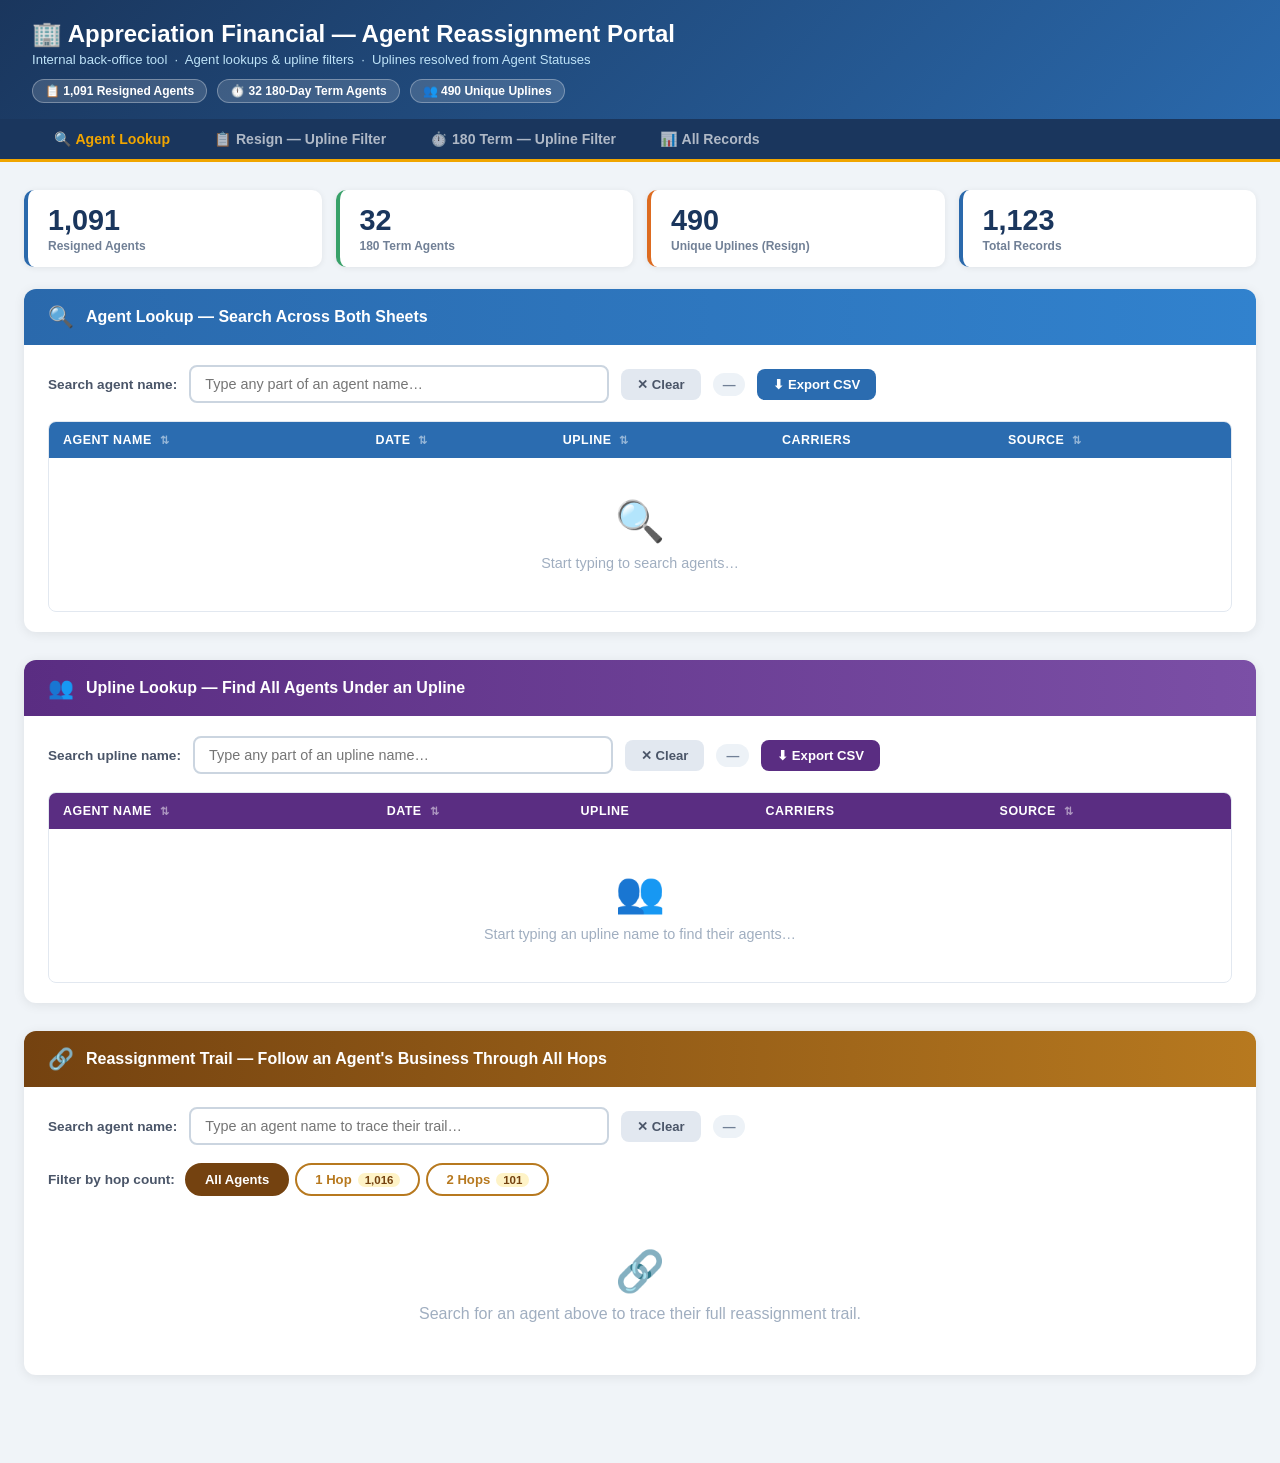
<file: index.html>
<!DOCTYPE html>
<html lang="en">
<head>
<meta charset="UTF-8">
<meta name="viewport" content="width=device-width, initial-scale=1.0">
<title>AF Agent Reassignment Portal</title>
<style>
  *, *::before, *::after { box-sizing: border-box; margin: 0; padding: 0; }
  body {
    font-family: 'Segoe UI', Arial, sans-serif;
    background: #f0f4f8;
    color: #2d3748;
    min-height: 100vh;
  }

  /* HEADER */
  .site-header {
    background: linear-gradient(135deg, #1a365d 0%, #2a69ac 100%);
    padding: 20px 32px 16px;
    box-shadow: 0 4px 12px rgba(0,0,0,.25);
  }
  .site-header h1 { color:#fff; font-size:1.5rem; font-weight:700; }
  .site-header p  { color:#bee3f8; font-size:.82rem; margin-top:4px; }
  .badge-row { display:flex; gap:10px; margin-top:12px; flex-wrap:wrap; }
  .badge {
    background: rgba(255,255,255,.15);
    border: 1px solid rgba(255,255,255,.3);
    color: #fff;
    padding: 4px 12px;
    border-radius: 20px;
    font-size: .75rem;
    font-weight: 600;
  }

  /* NAV TABS */
  .tab-bar {
    display:flex;
    background:#1a365d;
    padding:0 32px;
    border-bottom:3px solid #f0a500;
    overflow-x:auto;
  }
  .tab-btn {
    padding:12px 22px;
    color:rgba(255,255,255,.65);
    font-size:.88rem;
    font-weight:600;
    cursor:pointer;
    border:none;
    background:none;
    border-bottom:3px solid transparent;
    margin-bottom:-3px;
    transition:all .2s;
    white-space:nowrap;
  }
  .tab-btn:hover { color:#fff; }
  .tab-btn.active { color:#f0a500; border-bottom-color:#f0a500; }

  /* MAIN */
  .main { max-width:1400px; margin:0 auto; padding:28px 24px 60px; }
  .panel { display:none; }
  .panel.active { display:block; }

  /* CARD */
  .card {
    background:#fff;
    border-radius:12px;
    box-shadow:0 2px 12px rgba(0,0,0,.08);
    margin-bottom:28px;
    overflow:hidden;
  }
  .card-header {
    padding:16px 24px;
    display:flex;
    align-items:center;
    gap:12px;
  }
  .card-header.blue   { background:linear-gradient(90deg,#2a69ac,#3182ce); }
  .card-header.green  { background:linear-gradient(90deg,#276749,#38a169); }
  .card-header.orange { background:linear-gradient(90deg,#c05621,#dd6b20); }
  .card-header h2 { color:#fff; font-size:1rem; font-weight:700; }
  .card-header .icon { font-size:1.3rem; }
  .card-body { padding:20px 24px; }

  /* CONTROLS */
  .control-row {
    display:flex;
    align-items:center;
    gap:12px;
    flex-wrap:wrap;
    margin-bottom:18px;
  }
  .control-row label { font-size:.85rem; font-weight:600; color:#4a5568; white-space:nowrap; }
  .search-input, .select-input {
    flex:1; min-width:220px; max-width:420px;
    padding:9px 14px;
    border:2px solid #cbd5e0;
    border-radius:8px;
    font-size:.9rem;
    color:#2d3748;
    transition:border-color .2s;
    outline:none;
    background:#fff;
  }
  .search-input:focus, .select-input:focus {
    border-color:#3182ce;
    box-shadow:0 0 0 3px rgba(49,130,206,.15);
  }
  .clear-btn {
    padding:8px 16px;
    background:#e2e8f0;
    border:none;
    border-radius:8px;
    font-size:.82rem;
    font-weight:600;
    cursor:pointer;
    color:#4a5568;
    transition:background .2s;
  }
  .clear-btn:hover { background:#cbd5e0; }
  .result-count {
    font-size:.8rem; color:#718096;
    background:#edf2f7; padding:4px 10px;
    border-radius:20px; font-weight:600;
    white-space:nowrap;
  }

  /* TABLE */
  .tbl-wrap { overflow-x:auto; border-radius:8px; border:1px solid #e2e8f0; }
  table { width:100%; border-collapse:collapse; font-size:.82rem; }
  thead th {
    padding:11px 14px;
    text-align:left;
    font-weight:700;
    font-size:.78rem;
    letter-spacing:.5px;
    text-transform:uppercase;
    white-space:nowrap;
    position:sticky;
    top:0;
    z-index:2;
    cursor:pointer;
    user-select:none;
  }
  thead th:hover { opacity:.85; }
  thead th .si { margin-left:4px; opacity:.5; font-size:.7rem; }
  thead th.sorted .si { opacity:1; }

  .tbl-blue  thead th { background:#2b6cb0; color:#fff; }
  .tbl-green thead th { background:#276749; color:#fff; }
  .tbl-orange thead th { background:#c05621; color:#fff; }

  tbody tr { border-bottom:1px solid #edf2f7; transition:background .15s; }
  tbody tr:last-child { border-bottom:none; }
  .tbl-blue  tbody tr:nth-child(even) { background:#ebf8ff; }
  .tbl-green tbody tr:nth-child(even) { background:#f0fff4; }
  .tbl-orange tbody tr:nth-child(even) { background:#fffaf0; }
  .tbl-blue  tbody tr:hover { background:#bee3f8; }
  .tbl-green tbody tr:hover { background:#c6f6d5; }
  .tbl-orange tbody tr:hover { background:#feebc8; }

  tbody td { padding:9px 14px; vertical-align:top; }
  .td-agent  { font-weight:600; color:#1a365d; min-width:160px; }
  .td-date   { color:#718096; white-space:nowrap; min-width:90px; }
  .td-upline { min-width:180px; }
  .td-carr   { color:#4a5568; min-width:200px; line-height:1.5; }

  .src-tag {
    display:inline-block; padding:2px 8px;
    border-radius:10px; font-size:.72rem;
    font-weight:700; letter-spacing:.3px; white-space:nowrap;
  }
  .src-resign { background:#ebf8ff; color:#2b6cb0; border:1px solid #bee3f8; }
  .src-term   { background:#fffaf0; color:#c05621; border:1px solid #feebc8; }

  .no-results {
    text-align:center; padding:40px 20px;
    color:#a0aec0; font-size:.9rem;
  }
  .no-results .ico { font-size:2.5rem; display:block; margin-bottom:10px; }

  /* STATS */
  .stats-row { display:flex; gap:14px; margin-bottom:22px; flex-wrap:wrap; }
  .stat-card {
    background:#fff; border-radius:10px;
    padding:14px 20px;
    box-shadow:0 1px 6px rgba(0,0,0,.07);
    min-width:140px; flex:1;
    border-left:4px solid #2a69ac;
  }
  .stat-card.green  { border-left-color:#38a169; }
  .stat-card.orange { border-left-color:#dd6b20; }
  .stat-val { font-size:1.8rem; font-weight:800; color:#1a365d; }
  .stat-lbl { font-size:.75rem; color:#718096; font-weight:600; margin-top:2px; }

  mark { background:#fef08a; border-radius:2px; padding:0 2px; }

  /* PAGINATION */
  .pag-row {
    display:flex; align-items:center;
    justify-content:space-between;
    margin-top:14px; flex-wrap:wrap; gap:10px;
  }
  .pag-info { font-size:.8rem; color:#718096; }
  .pag-btns { display:flex; gap:6px; flex-wrap:wrap; }
  .pag-btn {
    padding:5px 12px;
    border:1px solid #cbd5e0; border-radius:6px;
    background:#fff; font-size:.8rem;
    cursor:pointer; color:#2d3748; font-weight:600;
    transition:all .15s;
  }
  .pag-btn:hover:not(:disabled) { background:#2b6cb0; color:#fff; border-color:#2b6cb0; }
  .pag-btn:disabled { opacity:.4; cursor:not-allowed; }
  .pag-btn.active { background:#2b6cb0; color:#fff; border-color:#2b6cb0; }

  /* EXPORT */
  .export-btn {
    padding:8px 16px;
    background:#2b6cb0; color:#fff;
    border:none; border-radius:8px;
    font-size:.82rem; font-weight:600;
    cursor:pointer; transition:background .2s;
  }
  .export-btn:hover { background:#2c5282; }
  .export-btn.green  { background:#276749; }
  .export-btn.green:hover  { background:#22543d; }
  .export-btn.orange { background:#c05621; }
  .export-btn.orange:hover { background:#9c4221; }

  .tbl-purple tbody tr:nth-child(even) { background:#f3e8ff; }
  .tbl-purple tbody tr:hover { background:#e9d5ff; }
  .tbl-purple thead th { background:#5a2d82; color:#fff; cursor:pointer; user-select:none; padding:11px 14px; text-align:left; font-size:.78rem; text-transform:uppercase; letter-spacing:.5px; }


  /* ── TRAIL ── */
  .tbl-trail thead th { background:#744210; color:#fff; padding:11px 14px; text-align:left; font-size:.78rem; text-transform:uppercase; letter-spacing:.5px; white-space:nowrap; }
  .tbl-trail tbody tr:nth-child(even) { background:#fffbeb; }
  .tbl-trail tbody tr:hover { background:#fef3c7; }
  .tbl-trail tbody td { padding:9px 14px; vertical-align:top; font-size:.82rem; }

  .hop-node {
    background: #fff;
    border: 2px solid #b7791f;
    border-radius: 10px;
    padding: 12px 16px;
    min-width: 160px;
    max-width: 220px;
    flex-shrink: 0;
  }
  .hop-node.hop-final { border-color: #276749; background: #f0fff4; }
  .hop-node.hop-multi { border-color: #2b6cb0; background: #ebf8ff; }
  .hop-node .hop-label { font-size:.68rem; font-weight:700; text-transform:uppercase; letter-spacing:.5px; color:#b7791f; margin-bottom:4px; }
  .hop-node.hop-final .hop-label { color:#276749; }
  .hop-node.hop-multi .hop-label { color:#2b6cb0; }
  .hop-node .hop-name  { font-size:.9rem; font-weight:700; color:#2d3748; line-height:1.3; }
  .hop-node .hop-date  { font-size:.74rem; color:#718096; margin-top:4px; }
  .hop-node .hop-src   { display:inline-block; margin-top:6px; padding:2px 7px; border-radius:10px; font-size:.68rem; font-weight:700; }
  .src-resign  { background:#ebf8ff; color:#2b6cb0; border:1px solid #bee3f8; }
  .src-term    { background:#fffaf0; color:#c05621; border:1px solid #feebc8; }

  .hop-arrow {
    display:flex; align-items:center;
    padding: 0 6px;
    font-size: 1.4rem;
    color: #b7791f;
    flex-shrink: 0;
    align-self: center;
    padding-top: 0;
  }

  .hop-filter-btns { display:flex; gap:6px; flex-wrap:wrap; }
  .hop-filter-btn {
    padding: 7px 18px;
    border: 2px solid #b7791f;
    border-radius: 20px;
    background: #fff;
    color: #b7791f;
    font-size: .82rem;
    font-weight: 700;
    cursor: pointer;
    transition: all .18s;
    display: flex;
    align-items: center;
    gap: 6px;
  }
  .hop-filter-btn:hover { background: #fef3c7; }
  .hop-filter-btn.active { background: #744210; color: #fff; border-color: #744210; }
  .hop-filter-btn.active .hop-filter-count { background: rgba(255,255,255,.25); color:#fff; }
  .hop-filter-count {
    background: #fef3c7;
    color: #744210;
    border-radius: 10px;
    padding: 1px 7px;
    font-size: .72rem;
    font-weight: 700;
  }
  .view-trail-btn {
    padding: 4px 12px;
    background: #744210;
    color: #fff;
    border: none;
    border-radius: 6px;
    font-size: .75rem;
    font-weight: 600;
    cursor: pointer;
    transition: background .15s;
    white-space: nowrap;
  }
  .view-trail-btn:hover { background: #5c3207; }

  .trail-suggest-item {
    padding: 9px 16px;
    cursor: pointer;
    font-size: .88rem;
    border-bottom: 1px solid #f0f0f0;
    transition: background .12s;
  }
  .trail-suggest-item:last-child { border-bottom: none; }
  .trail-suggest-item:hover { background: #fef3c7; }
  .trail-suggest-item .suggest-name  { font-weight:600; color:#2d3748; }
  .trail-suggest-item .suggest-hops  { font-size:.75rem; color:#718096; margin-top:1px; }

  .hop-badge {
    display:inline-block;
    background:#744210; color:#fff;
    border-radius:50%; width:22px; height:22px;
    text-align:center; line-height:22px;
    font-size:.72rem; font-weight:700;
    margin-right:6px; flex-shrink:0;
  }

  @media(max-width:640px) {
    #trail-chain { flex-direction:column; }
    .hop-arrow { transform:rotate(90deg); align-self:flex-start; margin-left:80px; }
  }

  @media (max-width:640px) {
    .tab-btn { padding:10px 14px; font-size:.78rem; }
    .main { padding:16px 12px 40px; }
    .card-body { padding:14px; }
  }
</style>
</head>
<body>

<header class="site-header">
  <h1>🏢 Appreciation Financial — Agent Reassignment Portal</h1>
  <p>Internal back-office tool &nbsp;·&nbsp; Agent lookups &amp; upline filters &nbsp;·&nbsp; Uplines resolved from Agent Statuses</p>
  <div class="badge-row">
    <span class="badge" id="b1">⏳ Loading…</span>
    <span class="badge" id="b2">⏳ Loading…</span>
    <span class="badge" id="b3">⏳ Loading…</span>
  </div>
</header>

<nav class="tab-bar">
  <button class="tab-btn active" onclick="switchTab(this,'search')">🔍 Agent Lookup</button>
  <button class="tab-btn" onclick="switchTab(this,'resign')">📋 Resign — Upline Filter</button>
  <button class="tab-btn" onclick="switchTab(this,'term')">⏱️ 180 Term — Upline Filter</button>
  <button class="tab-btn" onclick="switchTab(this,'all')">📊 All Records</button>
</nav>

<main class="main">

  <!-- TAB 1: AGENT LOOKUP -->
  <div id="tab-search" class="panel active">
    <div class="stats-row" id="stats-row"></div>
    <div class="card">
      <div class="card-header blue">
        <span class="icon">🔍</span>
        <h2>Agent Lookup — Search Across Both Sheets</h2>
      </div>
      <div class="card-body">
        <div class="control-row">
          <label>Search agent name:</label>
          <input type="text" id="agent-search" class="search-input"
                 placeholder="Type any part of an agent name…" oninput="runSearch()" autocomplete="off">
          <button class="clear-btn" onclick="clearSearch()">✕ Clear</button>
          <span class="result-count" id="count-search">—</span>
          <button class="export-btn" onclick="exportCSV(currentSearch,'agent_lookup')">⬇ Export CSV</button>
        </div>
        <div class="tbl-wrap">
          <table class="tbl-blue" id="tbl-search">
            <thead><tr>
              <th onclick="doSort('search',0)">Agent Name <span class="si">⇅</span></th>
              <th onclick="doSort('search',1)">Date <span class="si">⇅</span></th>
              <th onclick="doSort('search',2)">Upline <span class="si">⇅</span></th>
              <th>Carriers</th>
              <th onclick="doSort('search',4)">Source <span class="si">⇅</span></th>
            </tr></thead>
            <tbody id="tbody-search">
              <tr><td colspan="5" class="no-results"><span class="ico">🔍</span>Start typing to search agents…</td></tr>
            </tbody>
          </table>
        </div>
        <div class="pag-row" id="pag-search" style="display:none"></div>
      </div>
    </div>

  <!-- UPLINE LOOKUP CARD -->
    <div class="card">
      <div class="card-header" style="background:linear-gradient(90deg,#5a2d82,#7b4fa6);">
        <span class="icon">👥</span>
        <h2>Upline Lookup — Find All Agents Under an Upline</h2>
      </div>
      <div class="card-body">
        <div class="control-row">
          <label>Search upline name:</label>
          <input type="text" id="upline-search" class="search-input"
                 placeholder="Type any part of an upline name…" oninput="runUplineSearch()" autocomplete="off">
          <button class="clear-btn" onclick="clearUplineSearch()">✕ Clear</button>
          <span class="result-count" id="count-usearch">—</span>
          <button class="export-btn" style="background:#5a2d82;" onmouseover="this.style.background='#44216b'" onmouseout="this.style.background='#5a2d82'" onclick="exportCSV(currentUplineSearch,'upline_lookup')">⬇ Export CSV</button>
        </div>
        <div class="tbl-wrap">
          <table id="tbl-usearch" class="tbl-purple">
            <thead><tr>
              <th onclick="doSort('usearch',0)">Agent Name <span class="si">⇅</span></th>
              <th onclick="doSort('usearch',1)">Date <span class="si">⇅</span></th>
              <th>Upline</th>
              <th>Carriers</th>
              <th onclick="doSort('usearch',4)">Source <span class="si">⇅</span></th>
            </tr></thead>
            <tbody id="tbody-usearch">
              <tr><td colspan="5" class="no-results"><span class="ico">👥</span>Start typing an upline name to find their agents…</td></tr>
            </tbody>
          </table>
        </div>
        <div class="pag-row" id="pag-usearch" style="display:none"></div>
      </div>
    </div>
  </div>

  
  <!-- REASSIGNMENT TRAIL CARD -->
    <div class="card">
      <div class="card-header" style="background:linear-gradient(90deg,#744210,#b7791f);">
        <span class="icon">🔗</span>
        <h2>Reassignment Trail — Follow an Agent's Business Through All Hops</h2>
      </div>
      <div class="card-body">
        <div class="control-row">
          <label>Search agent name:</label>
          <input type="text" id="trail-search" class="search-input"
                 placeholder="Type an agent name to trace their trail…"
                 oninput="runTrailSearch()" autocomplete="off">
          <button class="clear-btn" onclick="clearTrailSearch()">✕ Clear</button>
          <span class="result-count" id="count-trail">—</span>
        </div>

        <!-- Suggestion dropdown -->
        <div id="trail-suggestions" style="display:none;border:1px solid #e2e8f0;border-radius:8px;max-height:220px;overflow-y:auto;margin-bottom:16px;background:#fff;box-shadow:0 4px 12px rgba(0,0,0,.1);">
        </div>

        <!-- Hop filter -->
        <div style="margin-bottom:20px;">
          <div style="display:flex;align-items:center;gap:10px;flex-wrap:wrap;">
            <span style="font-size:.85rem;font-weight:600;color:#4a5568;">Filter by hop count:</span>
            <div class="hop-filter-btns">
              <button class="hop-filter-btn active" onclick="setHopFilter('all',this)">All Agents</button>
              <button class="hop-filter-btn" onclick="setHopFilter(1,this)">1 Hop <span class="hop-filter-count" id="hfc-1"></span></button>
              <button class="hop-filter-btn" onclick="setHopFilter(2,this)">2 Hops <span class="hop-filter-count" id="hfc-2"></span></button>
            </div>
            <span class="result-count" id="count-hop-filter" style="display:none;">—</span>
            <button class="export-btn" id="hop-export-btn" style="background:#744210;display:none;"
                    onmouseover="this.style.background='#5c3207'" onmouseout="this.style.background='#744210'"
                    onclick="exportHopFilter()">⬇ Export CSV</button>
          </div>
        </div>

        <!-- Hop filter bulk results table -->
        <div id="hop-filter-result" style="display:none;margin-bottom:24px;">
          <div class="tbl-wrap">
            <table id="tbl-hop-filter" class="tbl-trail">
              <thead><tr>
                <th>Agent Name</th>
                <th>Date</th>
                <th>Hop 1 → Upline</th>
                <th>Hop 2 → Final</th>
                <th>Source</th>
                <th style="text-align:center;">View Trail</th>
              </tr></thead>
              <tbody id="tbody-hop-filter"></tbody>
            </table>
          </div>
          <div class="pag-row" id="pag-hop-filter" style="display:none"></div>
        </div>

        <!-- Chain visualiser -->
        <div id="trail-result" style="display:none;">

          <!-- Linear hop diagram -->
          <div id="trail-chain" style="display:flex;align-items:flex-start;flex-wrap:wrap;gap:0;margin-bottom:24px;"></div>

          <!-- Detail table -->
          <div class="tbl-wrap">
            <table id="tbl-trail" class="tbl-trail">
              <thead><tr>
                <th>Hop</th>
                <th>Agent / Business</th>
                <th>Date</th>
                <th>Reassigned To</th>
                <th>Carriers</th>
                <th>Source</th>
              </tr></thead>
              <tbody id="tbody-trail"></tbody>
            </table>
          </div>
        </div>

        <div id="trail-empty" style="text-align:center;padding:32px 20px;color:#a0aec0;">
          <span style="font-size:2.5rem;display:block;margin-bottom:10px;">🔗</span>
          Search for an agent above to trace their full reassignment trail.
        </div>
      </div>
    </div>
  </div>

  <!-- TAB 2: RESIGN UPLINE FILTER -->
  <div id="tab-resign" class="panel">
    <div class="card">
      <div class="card-header green">
        <span class="icon">📋</span>
        <h2>Resign Sheet — Filter by Upline</h2>
      </div>
      <div class="card-body">
        <div class="control-row">
          <label>Select upline:</label>
          <select id="sel-resign" class="select-input" onchange="runUpline('resign')">
            <option value="">— Choose an upline —</option>
          </select>
          <button class="clear-btn" onclick="resetUpline('resign')">✕ Clear</button>
          <span class="result-count" id="count-resign">—</span>
          <button class="export-btn green" onclick="exportCSV(currentResign,'resign_upline')">⬇ Export CSV</button>
        </div>
        <div class="tbl-wrap">
          <table class="tbl-green" id="tbl-resign">
            <thead><tr>
              <th onclick="doSort('resign',0)">Agent Name <span class="si">⇅</span></th>
              <th onclick="doSort('resign',1)">Resigned Date <span class="si">⇅</span></th>
              <th>Upline</th>
              <th>Carriers</th>
              <th>Source</th>
            </tr></thead>
            <tbody id="tbody-resign">
              <tr><td colspan="5" class="no-results"><span class="ico">📋</span>Select an upline to view their agents.</td></tr>
            </tbody>
          </table>
        </div>
        <div class="pag-row" id="pag-resign" style="display:none"></div>
      </div>
    </div>
  </div>

  <!-- TAB 3: 180 TERM UPLINE FILTER -->
  <div id="tab-term" class="panel">
    <div class="card">
      <div class="card-header orange">
        <span class="icon">⏱️</span>
        <h2>180 Term Worksheet — Filter by Upline</h2>
      </div>
      <div class="card-body">
        <div class="control-row">
          <label>Select upline:</label>
          <select id="sel-term" class="select-input" onchange="runUpline('term')">
            <option value="">— Choose an upline —</option>
          </select>
          <button class="clear-btn" onclick="resetUpline('term')">✕ Clear</button>
          <span class="result-count" id="count-term">—</span>
          <button class="export-btn orange" onclick="exportCSV(currentTerm,'term180_upline')">⬇ Export CSV</button>
        </div>
        <div class="tbl-wrap">
          <table class="tbl-orange" id="tbl-term">
            <thead><tr>
              <th onclick="doSort('term',0)">Agent Name <span class="si">⇅</span></th>
              <th onclick="doSort('term',1)">Deact. Date <span class="si">⇅</span></th>
              <th>Upline</th>
              <th>Policy / Carriers</th>
              <th>Source</th>
            </tr></thead>
            <tbody id="tbody-term">
              <tr><td colspan="5" class="no-results"><span class="ico">⏱️</span>Select an upline to view their agents.</td></tr>
            </tbody>
          </table>
        </div>
        <div class="pag-row" id="pag-term" style="display:none"></div>
      </div>
    </div>
  </div>

  <!-- TAB 4: ALL RECORDS -->
  <div id="tab-all" class="panel">
    <div class="card">
      <div class="card-header blue">
        <span class="icon">📊</span>
        <h2>All Records — Combined View</h2>
      </div>
      <div class="card-body">
        <div class="control-row">
          <label>Search:</label>
          <input type="text" id="all-search" class="search-input"
                 placeholder="Search agent, upline, carriers…" oninput="runAll()" autocomplete="off">
          <select id="all-src" class="select-input" style="max-width:160px" onchange="runAll()">
            <option value="">All Sources</option>
            <option value="Resign">Resign Only</option>
            <option value="180 Term">180 Term Only</option>
          </select>
          <button class="clear-btn" onclick="clearAll()">✕ Clear</button>
          <span class="result-count" id="count-all">—</span>
          <button class="export-btn" onclick="exportCSV(currentAll,'all_records')">⬇ Export CSV</button>
        </div>
        <div class="tbl-wrap">
          <table class="tbl-blue" id="tbl-all">
            <thead><tr>
              <th onclick="doSort('all',0)">Agent Name <span class="si">⇅</span></th>
              <th onclick="doSort('all',1)">Date <span class="si">⇅</span></th>
              <th onclick="doSort('all',2)">Upline <span class="si">⇅</span></th>
              <th>Carriers</th>
              <th onclick="doSort('all',4)">Source <span class="si">⇅</span></th>
            </tr></thead>
            <tbody id="tbody-all">
              <tr><td colspan="5" class="no-results"><span class="ico">📊</span>Loading…</td></tr>
            </tbody>
          </table>
        </div>
        <div class="pag-row" id="pag-all" style="display:none"></div>
      </div>
    </div>
  </div>

</main>

<script>
// ── DATA ──────────────────────────────────────────────────────
const RESIGN = [["Danny Mitchell", "2/15/2017", "Eric Creekmore", "LSW, MN, NA, AILIC", "Resign"], ["Herbert Bishop", "3/9/2017", "Charles Woodhouse", "LSW, AILIC", "Resign"], ["Shawn Olson", "3/9/2017", "Maureen Poirier", "LSW", "Resign"], ["Tekesha Lorick", "3/9/2017", "Montoya Christian", "LSW", "Resign"], ["Michelle Stamatakis", "3/15/2017", "Johnny Johnson", "LSW, MN", "Resign"], ["Paul Turner", "3/15/2017", "Montoya Christian", "LSW", "Resign"], ["Kyle Lange", "3/16/2017", "Tony Polise", "LSW", "Resign"], ["J Bradley Yarbrough", "3/21/2017", "Kenneth King", "LSW", "Resign"], ["Jonathan Curran", "3/21/2017", "Eric Creemore", "LSW", "Resign"], ["Joseph Betterman", "3/21/2017", "David O'donnell", "LSW, MN, NA", "Resign"], ["Willie Crump", "3/22/2017", "Arash Vafahka", "LSW", "Resign"], ["James Warfield", "3/23/2017", "Jamila Nathaniel", "LSW, MN, NA, TSA", "Resign"], ["Lynn Spivey", "3/23/2017", "Don Jorgensen", "LSW", "Resign"], ["Casey Harms", "3/27/2017", "Patrick Ryerson", "LSW", "Resign"], ["Kevin McFaden", "3/29/2017", "Lori Castle", "LSW", "Resign"], ["Sofia Simcox", "3/29/2017", "Cllint Lowery", "LSW", "Resign"], ["rosalina holmes", "3/31/2017", "Derrick Caldwell", "LSW", "Resign"], ["Timothy Ritterling", "3/31/2017", "Nathan Snarr", "LSW", "Resign"], ["Cece harrison", "4/2/2017", "Natalie Elliott", "LSW", "Resign"], ["Kenneth Ohlstein", "4/3/2017", "Eric Creekmore", "LSW", "Resign"], ["Eric Nebeker", "4/16/2017", "Clinton Stostich", "LSW, MN, TSA", "Resign"], ["Kalid Housson", "4/16/2017", "Darron Hacker", "LSW, MN, NA, AILIC, TSA", "Resign"], ["Marie Sanders", "4/17/2017", "N White", "LSW", "Resign"], ["Debra Reimers", "4/21/2017", "John Becker", "LSW, MN, NA, AILIC, TSA, AE", "Resign"], ["Khee park", "4/28/2017", "Hawley Woods", "LSW, MN", "Resign"], ["Richard Myer", "4/28/2017", "Lynn Riley", "LSW, NA", "Resign"], ["carl harris", "4/29/2017", "W Aden", "LSW, MN", "Resign"], ["Hazel Minten", "5/2/2017", "J Hossler", "LSW, MN, AILIC", "Resign"], ["Daniel Lovera", "5/3/2017", "Thiago Costa", "LSW", "Resign"], ["Carol Singer", "5/5/2017", "John Becker", "LSW, MN, NA, AILIC, TSA, AE", "Resign"], ["Jonathan Collins", "5/10/2017", "Daniel Norton", "LSW, AILIC", "Resign"], ["Michael Crawford", "5/10/2017", "LaSausha Walker", "LSW", "Resign"], ["Andrew Dennis", "5/12/2017", "Micah Comer", "LSW, MN, NA", "Resign"], ["natasha jones", "5/14/2017", "Susan Creekmore", "LSW", "Resign"], ["John Thierry", "5/15/2017", "Daniel Norton", "LSW, NA, AILIC", "Resign"], ["Keith Anderson", "5/15/2017", "David O'donnell", "LSW, MN", "Resign"], ["James Finnegan", "5/22/2017", "Roberto Gonzalez", "LSW", "Resign"], ["Thomas Johnson", "5/22/2017", "Samuel Derrick", "LSW", "Resign"], ["Brandon Baarz", "5/26/2017", "Gregory Brown", "LSW", "Resign"], ["Fabbain Pearson", "5/26/2017", "Jonathan Millsap", "LSW", "Resign"], ["William Brock", "5/30/2017", "Patricia Kaloko", "LSW, TSA", "Resign"], ["Camille Quartz", "5/31/2017", "Hawley Woods", "LSW", "Resign"], ["Gerald Betterman", "5/31/2017", "Darron Hacker", "LSW", "Resign"], ["Peter Batchelder", "5/31/2017", "Shannon Gligora", "LSW, MN, AILIC", "Resign"], ["Aracely Benitez", "6/5/2017", "Javier Garcia", "LSW", "Resign"], ["Jennifer Seymour", "6/6/2017", "Garret Seymour", "LSW", "Resign"], ["Peter Ong", "6/6/2017", "Freya Hairston Rily", "LSW", "Resign"], ["Jevon Shelton", "6/9/2017", "Pia Jones", "LSW", "Resign"], ["Anita Marquez", "6/12/2017", "Deb Cottrell", "LSW, MN, NA", "Resign"], ["Ashly Martin", "6/12/2017", "Phg -chris Reid", "LSW, MN, NA", "Resign"], ["Carlo Cucina", "6/12/2017", "Carol Bigley", "LSW", "Resign"], ["Desiree Trujillo", "6/12/2017", "John Becker", "LSW", "Resign"], ["Gloria Ukaegbu", "6/12/2017", "Brittney Golden", "LSW", "Resign"], ["Korey Martin", "6/12/2017", "Sabrina Deliquardi", "LSW, MN", "Resign"], ["Sara Perez", "6/12/2017", "LaSausha Walker", "LSW", "Resign"], ["Adrienne Gholston", "6/13/2017", "Gianella Nunez", "LSW", "Resign"], ["Justin Kasper", "6/13/2017", "David O'donnell", "LSW", "Resign"], ["Travis Troutman", "6/13/2017", "Gianella Nunez", "LSW", "Resign"], ["Cynthia Perez", "6/19/2017", "Robert Hadden", "LSW, MN, NA, AILIC, TSA", "Resign"], ["Jennifer Sweigert", "6/19/2017", "Micah Comer", "LSW, MN, NA, AILIC", "Resign"], ["Angela Coker", "6/25/2017", "Danielle Bell", "LSW", "Resign"], ["Ed Martin", "6/27/2017", "Gianna Campo", "LSW", "Resign"], ["Paul Shupe", "6/27/2017", "Robert Krieg", "LSW", "Resign"], ["Andrew Storz", "6/30/2017", "Hacker / Becker", "LSW, MN, NA", "Resign"], ["Faydra Koenig", "7/6/2017", "Sabrina Deliquardi", "LSW, MN", "Resign"], ["Herbert Schneck", "7/6/2017", "Thiago Costa", "LSW", "Resign"], ["Donald Brothers", "7/7/2017", "Eric Creekmore", "LSW, MN, AILIC", "Resign"], ["Gregory Tonian", "7/9/2017", "David Mcdonald", "LSW, NA", "Resign"], ["Molly Dennis", "7/11/2017", "Micah Comer", "LSW, MN, NA, AE", "Resign"], ["John Yates", "7/14/2017", "Johnny Johnson", "LSW", "Resign"], ["Francisco Guajardo", "7/17/2017", "Christie Albar", "LSW", "Resign"], ["Randall Gallu", "10/4/2017", "Derrick Caldwell", "LSW", "Resign"], ["Richard Grimes", "7/18/2017", "Gianna Campo", "LSW, AILIC", "Resign"], ["Ayana Barrow", "7/19/2017", "Tiffonda Smith", "LSW", "Resign"], ["Shane Bogardus", "7/20/2017", "Ashley Patterson", "LSW", "Resign"], ["Steve Baucom", "7/20/2017", "Ashley Patterson", "LSW, MN", "Resign"], ["Claudia Munoz", "7/24/2017", "Sherry Martin", "LSW", "Resign"], ["Gerald Ryan Rodriguez", "7/24/2017", "Ashley Patterson", "LSW", "Resign"], ["Royce Schneider", "7/25/2017", "Pajenal Medlin", "LSW", "Resign"], ["Chad Debo", "7/31/2017", "Nathan Snarr", "LSW, AILIC", "Resign"], ["Audra Pitcock", "8/4/2017", "Eric Creekmore", "LSW, MN, NA, MOO", "Resign"], ["Jodi Reams", "8/4/2017", "Susan Creekmore", "LSW", "Resign"], ["Joshua Solis", "8/4/2017", "Eric Creekmore", "LSW", "Resign"], ["Timothy Schaefer", "8/4/2017", "Dawn Napier", "LSW, MN, NA, AILIC", "Resign"], ["Shawn Taylor", "8/7/2017", "Nathan Snarr", "LSW, NA", "Resign"], ["William Mapes", "8/10/2017", "Nathan Snarr", "LSW", "Resign"], ["Garrett Seymour", "8/17/2017", "Brittney Golden", "LSW", "Resign"], ["Lisa Garrett", "8/18/2017", "Jeff Hossler", "LSW, MN, NA, AILIC, GALIC, TSA, AE", "Resign"], ["Anthony Sasek", "8/21/2017", "John Becker", "LSW, MN, NA, AILIC, TSA, VOYA, ALLI", "Resign"], ["Jaylee Manley", "8/21/2017", "Robert Hearns", "LSW, AILIC", "Resign"], ["Ron Edgington", "8/21/2017", "Benjamin Jerome", "LSW, MN, AILIC", "Resign"], ["Traci Louden", "8/21/2017", "Shannon Gligora", "LSW, MN, AILIC", "Resign"], ["Angelica Atriano", "8/22/2017", "Ryan Cahill", "LSW, MN, NA", "Resign"], ["David Lentini", "8/22/2017", "James Johnson", "LSW, MN, NA", "Resign"], ["Brandon Kimmel", "8/25/2017", "James Johnson", "LSW, MN, NA, AILIC, ALLI", "Resign"], ["Gene Beasley", "8/29/2017", "Jared Kocak", "LSW", "Resign"], ["Joseph Ontiveros", "8/29/2017", "Eric Creekmore", "LSW", "Resign"], ["Mirza BEgg", "9/1/2017", "Natalie Elliott", "LSW", "Resign"], ["Tiago Spruill", "9/14/2017", "P Peebles", "LSW, MN, NA, AILIC, TSA", "Resign"], ["Charles Woodhouse", "9/7/2017", "Darron Hacker", "LSW, MN, NA, AILIC, TSA", "Resign"], ["Maureen Poirer", "9/8/2017", "Stephanie Napoleon", "LSW", "Resign"], ["Jacquelyn Fowler", "9/11/2017", "Gianna Campo", "LSW, AILIC, MOO, ALLI", "Resign"], ["Jose Luis", "9/15/2017", "Benjamin Jerome", "LSW", "Resign"], ["Nickiya Brown", "9/15/2017", "David O'donnell", "LSW, MN, AILIC", "Resign"], ["Adrian Garrett", "9/20/2017", "Phillip Woolsey", "LSW", "Resign"], ["Christina Harris", "9/22/2017", "Susan Creekmore", "LSW", "Resign"], ["Robert Skinner", "9/22/2017", "Susan Creekmore", "LSW", "Resign"], ["Gabriela Rocha", "9/25/2017", "Paula Kurday", "LSW", "Resign"], ["Kay Kieliszewski -Kassees", "9/25/2017", "Darron Hacker", "LSW", "Resign"], ["Roxana Santillan", "9/25/2017", "Krista Kneeley", "LSW", "Resign"], ["Sherjuan Brown", "9/25/2017", "Ferrin Wright", "LSW", "Resign"], ["Susan Tustison", "9/25/2017", "Hawley Woods", "LSW", "Resign"], ["Jamal Pride", "9/27/2017", "Tiffonda Smith", "LSW", "Resign"], ["Norvell Brown", "9/27/2017", "Krista Neeley", "LSW, AILIC", "Resign"], ["Lance Heffner", "9/28/2017", "Clint Lowery", "LSW, TSA", "Resign"], ["Glenn Hugelheim", "9/29/2017", "Jared Kocak", "LSW", "Resign"], ["Valerie Robinson", "10/4/2017", "Pia Jones", "LSW", "Resign"], ["Laurie Nate", "10/6/2017", "Joshua Ziewloski", "LSW", "Resign"], ["Stacy Davis", "10/6/2017", "LaSausha Walker", "LSW", "Resign"], ["John Bartee", "10/9/2017", "Matthew Lovelady", "LSW", "Resign"], ["Matthew Roehl", "10/12/2017", "Derrick Caldwell", "LSW", "Resign"], ["Robert Mercer", "10/16/2017", "Chris Antonopoulos", "LSW", "Resign"], ["James Freudiger", "10/17/2017", "Napier Wealth", "LSW, AILIC, MOO, ALLI", "Resign"], ["Joseph Mustipher", "10/17/2017", "Thiago Costa", "LSW", "Resign"], ["Renee Lister", "10/17/2017", "Jared Kocak", "LSW", "Resign"], ["Isa Asad", "10/23/2017", "Ayeshah Khan", "LSW", "Resign"], ["Thomas Markosky", "10/23/2017", "Daniel Norton", "LSW, AILIC", "Resign"], ["David Koberlein", "10/26/2017", "Susan Creekmore", "LSW", "Resign"], ["Austin Jambor", "10/31/2017", "Gianna Campo", "LSW, AILIC", "Resign"], ["Daniel Niskanen", "11/5/2017", "Connie Youman", "LSW, MN", "Resign"], ["Joel Gerdt", "11/10/2017", "John Becker", "LSW, MN, NA, AILIC, TSA, ALLI", "Resign"], ["Daniel Hernandez", "11/15/2017", "Eric Creekmore", "LSW", "Resign"], ["Kevin Barrett", "11/15/2017", "Ryan Cahill", "LSW", "Resign"], ["Paula Drexler", "11/16/2017", "Sharla Ford", "LSW", "Resign"], ["Raymond Mori (Marc)", "11/16/2017", "Marcia Lawson", "LSW", "Resign"], ["Elizabeth Gonzalez", "11/29/2017", "Sabrina Deliaquardi", "LSW, MN", "Resign"], ["Yvette Smith", "12/1/2017", "Yanira Alam", "LSW", "Resign"], ["Viet Chu", "12/6/2017", "Yanira Alam", "LSW", "Resign"], ["Jason Matthews 08629", "12/7/2017", "Brett Moore", "LSW, MN", "Resign"], ["Rotimi Johnson", "12/8/2017", "Roberto Gonzalez", "LSW", "Resign"], ["Robert Southworth", "12/11/2017", "Darron Hacker", "LSW, MN, NA, AILIC, TSA, MOO, ALLI", "Resign"], ["Shelley Parker", "12/11/2017", "Eric Ong", "LSW, MN, NA, AILIC, MOO, AE", "Resign"], ["Wendy Nicholson", "12/11/2017", "Eric Creekmore", "LSW, MN, NA, AILIC", "Resign"], ["Ferrin Travis", "12/14/2017", "Matthew Lovelady", "LSW", "Resign"], ["Ginger Steveson", "12/14/2017", "Richelle Melde", "LSW, TSA", "Resign"], ["Kim Wojcinski", "12/20/2017", "Brittney Golden", "LSW", "Resign"], ["Larry Weaver 1266D", "12/28/2017", "Gianna Campo", "LSW, MN, AILIC, MOO, ALLI", "Resign"], ["Michael Gowan", "1/3/2018", "Timothy Schnultz", "LSW, MN, NA, AILIC, AE", "Resign"], ["Ashley Salvador", "1/8/2018", "Sabrina Deliquardi", "LSW, MN", "Resign"], ["Venessa Ukaegbu", "1/8/2018", "Britney Golden", "LSW, ALLI", "Resign"], ["Jeremy Crow", "1/8/2018", "Lisa Ryerson", "LSW", "Resign"], ["Derek Barnes", "1/10/2018", "Quinisha Ciprani", "LSW", "Resign"], ["Alyssa Macaluso", "1/11/2018", "Jesse Gonzales", "LSW, AILIC, TSA, VOYA", "Resign"], ["Charisse Hurst", "1/11/2018", "Brittney Golden / P Jones", "LSW", "Resign"], ["Joseph Baiano", "1/11/2018", "Matthew Buchan", "LSW", "Resign"], ["Sean Lee", "1/11/2018", "Matthew Buchan", "LSW, MN, NA, AILIC, MOO, ALLI", "Resign"], ["Phillip Haynes", "1/16/2018", "Roberto Gonzalez", "LSW", "Resign"], ["David Mcguire", "1/16/2018", "Diane Blakely", "LSW", "Resign"], ["Kevin Mondane", "1/19/2018", "Brett Moore", "LSW", "Resign"], ["Laura Reed", "1/22/2018", "Richelle Melde", "LSW, AILIC", "Resign"], ["Thomas Brandt", "1/22/2018", "Matthew Buchan", "LSW", "Resign"], ["Anthony Roundtree", "1/22/2018", "G Norman", "LSW, MN, AILIC", "Resign"], ["Tristan Luhrs", "1/26/2018", "Derrick Caldwell", "LSW", "Resign"], ["Dara Collison", "1/26/2018", "Gianna Campo", "LSW, MOO, ALLI", "Resign"], ["Marc Davis", "1/31/2018", "Roberto Gonzalez", "LSW", "Resign"], ["Nicholas  Roco", "2/7/2018", "S Corona", "LSW", "Resign"], ["Brian Mitchell", "2/7/2018", "Jhossler", "LSW", "Resign"], ["Paula Granger", "2/13/2018", "Danielle Bell", "LSW", "Resign"], ["Jennifer Fagan", "2/13/2018", "Richelle Melde", "LSW", "Resign"], ["Mary Orander", "2/14/2018", "Jared Kocak", "LSW, ALLI", "Resign"], ["Jason West", "2/19/2018", "Jonathan Millsap", "LSW", "Resign"], ["Brad Russell", "2/19/2018", "Pamela Altman", "LSW, MN, NA, AILIC", "Resign"], ["Christi Anderson", "2/19/2018", "Direct Agent 5xy", "LSW, MN, NA, AILIC, TSA, FG, MOO, ALLI", "Resign"], ["John Graves", "2/20/2018", "Nicole White", "LSW", "Resign"], ["Deon Buhrman", "2/20/2018", "S Heftner", "LSW, TSA", "Resign"], ["Nelya Feygin", "2/20/2018", "Kent Doughtery", "LSW, MN, NA, TSA, FG, MOO, ALLI", "Resign"], ["William Amores", "2/20/2018", "Gianna Campo", "LSW, MN, NA, AILIC", "Resign"], ["Suzanne Hastings", "02/23//2018", "Richelle Melde", "LSW", "Resign"], ["Tonya Gonzalez", "`02/26/2018", "John Becker", "LSW, MN, NA, AILIC, TSA, MOO, ALLI", "Resign"], ["Sean Wilburn", "2/26/2018", "Brittney Golden", "LSW", "Resign"], ["Daniel Wyatt", "2/26/2018", "Pia Jones", "LSW", "Resign"], ["Sierra Nelson", "2/27/2018", "Brenda Rackley", "LSW", "Resign"], ["Darla Gardiner", "2/27/2018", "Eric Creekmore", "LSW, AILIC", "Resign"], ["Regina Stemmle", ".3//1/2018", "Tara Gray", "LSW, AILIC", "Resign"], ["Patricia Barta", "3/12/2018", "Nathan Snarr", "LSW, MN, AILIC", "Resign"], ["Maury Loscher", "3/13/2018", "Daniel Norton", "LSW, MN, AILIC", "Resign"], ["Adam Webster", "3/13/2018", "Gerald Doerr", "LSW, MN, NA, AILIC", "Resign"], ["Nannette DiMascio", "3/19/2018", "Tony Polise", "LSW, AILIC", "Resign"], ["Brita Rothman", "3/20/2018", "Matthew Lovelady", "LSW, AILIC", "Resign"], ["Rick Oneal", "3/20/2018", "Steven Hefter", "LSW, MN", "Resign"], ["Misheal Watkins", "3/22/2018", "Brett Moore", "LSW, MN, NA", "Resign"], ["Kathy Younessi", "3/22/2018", "Brett Moore", "LSW, MN, NA", "Resign"], ["Thomas Smethers", "3/22/2018", "Tony Polise", "LSW", "Resign"], ["David Deshautreaux", "3/26/2018", "Andrew Lewis", "LSW, MN", "Resign"], ["Deborah Sheehan", "3/26/2018", "S Deliquardi", "LSW, MN", "Resign"], ["Jorge Carrillo", "4/4/2018", "Paula Kurday", "LSW", "Resign"], ["Rodrigo Senra", "4/4/2018", "Thiago Costa", "LSW", "Resign"], ["Renee Muchechetere", "4/4/2018", "Gianna Campo", "LSW, MN, AILIC, MOO, ALLI", "Resign"], ["Elizabeth Rust", "4/9/2018", "Darron Hacker", "LSW, MN, AILIC, TSA, MOO", "Resign"], ["Tiffany Otieno", "4/9/2018", "Matthew Clemonds", "LSW", "Resign"], ["Tammy Botkin", "4/12/2018", "Shannon Gligora", "LSW, MN, NA, AILIC, FG, MOO", "Resign"], ["Tara Shadowen", "4/17/2018", "Sherry Martin", "LSW, MN, NA, AILIC, TSA, MOO", "Resign"], ["Charmaine Mccoy", "4/17/2018", "R Hearns", "LSW", "Resign"], ["Galo Conde", "7/25/2017", "Eric Creekmore", "LSW", "Resign"], ["yibin shen", "4/23/2018", "Johnevin Herring", "LSW, MN, NA", "Resign"], ["Fred Johnson", "4/24/2018", "D Johnson", "LSW", "Resign"], ["Darrell Ballard", "4/30/2018", "L Ryerson", "LSW, MN", "Resign"], ["Ed Sullivan", "5/1/2018", "Lori Castle", "LSW, MN, TSA, ALLI", "Resign"], ["Austin Duncan", "5/8/2018", "Gary Duncan", "LSW", "Resign"], ["Dwight Bennett", "5/10/2018", "LaSausha Walker", "LSW", "Resign"], ["Jason Negus", "5/10/2018", "Robert Gray", "LSW, MN", "Resign"], ["raymond ortiz", "5/17/2018", "Jennifer Silver", "LSW, NA", "Resign"], ["Frank Cardullo", "5/17/2018", "James Sizemore", "LSW, NA, AILIC, TSA, MOO, ALLI", "Resign"], ["Sharla Ford", "5/22/2018", "D Johnson", "LSW", "Resign"], ["Amanda Jensen", "5/24/2018", "Brandi McLay", "LSW", "Resign"], ["Gus Thomas", "6/1/2018", "Jared Kocak", "LSW", "Resign"], ["Gina Park", "6/8/2018", "Gregory Brown", "LSW", "Resign"], ["Gary Chan", "6/15/2018", "S Sulak", "LSW, NA, ALLI", "Resign"], ["Dennis Kapp", "6/19/2018", "C Clay", "LSW, AILIC", "Resign"], ["Hector Ruiz Silva", "6/25/2018", "Melissa Kinney", "LSW, AILIC, GALIC, Athene, MOO", "Resign"], ["Eddie Garza", "6/25/2018", "Matthew Clemonds", "LSW", "Resign"], ["Joseph Lerma", "6/29/2018", "S Delliquardi", "LSW, MN, AILIC, GALIC, ALLI", "Resign"], ["Ryan Gress", "7/6/2018", "Steven Hefter", "LSW, MN, NA, AILIC, VOYA, ALLI", "Resign"], ["William Roberts", "7/16/2018", "Roberto Gonzalez", "LSW", "Resign"], ["Marcia Lawson", "7/17/2018", "Roberto Gonzalez", "LSW, AILIC, GALIC", "Resign"], ["Nicholas Ricciardi", "7/17/2018", "Larry Daniels", "LSW, MN, AILIC, GALIC", "Resign"], ["Francisco Fegurgur", "7/17/2018", "Gerardo Garcia", "LSW, MN, NA, AILIC, GALIC, TSA, VOYA, MOO, ALLI", "Resign"], ["Darren Davis", "7/17/2018", "Matthew Buchan", "LSW, NA, AILIC, GALIC, MOO", "Resign"], ["Gregory Norman", "7/20/2018", "Keith Spivey", "LSW", "Resign"], ["Stephen Schultz", "7/23/2018", "Phillip Woolsey", "LSW, MN, AILIC, GALIC, MOO, ALLI", "Resign"], ["Amber Devine", "7/31/2018", "Andrew Lewis", "LSW, MN", "Resign"], ["Kurtis Price", "8/3/2018", "Ayeshah Khah", "LSW, AILIC, TSA", "Resign"], ["Paul Showen", "8/7/2018", "Nathan Snarr", "LSW, MN, AILIC", "Resign"], ["Michael Jaimes", "8/7/2018", "R Ong", "LSW, MN", "Resign"], ["Jason Glenn", "8/7/2018", "Matt Clemonds", "LSW", "Resign"], ["Arturo Torres", "8/9/2018", "Donna Pippins", "LSW", "Resign"], ["Bernard Tidd jr", "8/9/2018", "Matthew Buchan", "LSW, MN, NA, AILIC, GALIC, Athene, MOO, ALLI", "Resign"], ["La Tonia Cornelius", "8/9/2018", "Tiffonda Smith", "LSW", "Resign"], ["Kimberly Avery", "8/9/2018", "Sherry Martin", "LSW", "Resign"], ["Michelle Gill", "8/10/2018", "B Krug", "LSW, AILIC, GALIC", "Resign"], ["Tianna Luckett", "8/13/2018", "Derrick Caldwell", "LSW", "Resign"], ["John Platania", "9/4/2018", "Jerome Kocak", "LSW", "Resign"], ["Anthony Nolan jr", "9/5/2018", "Renix Graham", "LSW", "Resign"], ["Sabrina Delliquardi", "9/17/2018", "Micah Comer", "LSW, MN", "Resign"], ["Paul Sahagun", "9/17/2018", "Johnny Johnson", "LSW", "Resign"], ["Michael Lannum", "09/19", "Nathan Snarr", "LSW, AILIC, FG", "Resign"], ["Donovan Devereux", "9/27/2018", "John Becker", "LSW, MN, AILIC, GALIC, TSA, VOYA, Athene, MOO, ALLI, AE", "Resign"], ["Ernest Garcia", "10/1/2018", "R Ludolph", "LSW", "Resign"], ["Kameron Taylor", "10/4/2018", "Johnny Johnson", "LSW, NA, VOYA, MOO, ALLI", "Resign"], ["Mary Blue", "10/5/2018", "Lynne Riley", "LSW", "Resign"], ["Opal Barnes", "10/5/2018", "Joseph Chasse", "LSW, MN, AILIC, GALIC", "Resign"], ["Toby Silberberg", "10/9/2018", "Eli Novichenok", "LSW, MN, AILIC, FG, ALLI", "Resign"], ["Suzanne Roberds", "10/15/2018", "Wade Brown", "LSW", "Resign"], ["Yvonne West", "10/15/2018", "R Balthazar", "LSW, MN, AILIC, GALIC, ALLI", "Resign"], ["Vernica Thompson", "10/15/2018", "LaSausha Walker", "LSW", "Resign"], ["Ernesta King", "10/15/2018", "Johnny Johnson", "LSW", "Resign"], ["Rosa Seams", "10/17/2018", "Diana Edwards", "LSW", "Resign"], ["Deb Cottrell", "10/17/2018", "Johnevin Herring", "LSW, MN", "Resign"], ["Justin Bartlett", "11/1/2018", "R Luciano", "LSW", "Resign"], ["Michael Smela", "11/9/2018", "Brenda Krug", "LSW, AILIC, GALIC", "Resign"], ["Sean Snyder", "11/13/2018", "Sherry Martin", "LSW", "Resign"], ["Patricia Decker", "11/14/2018", "A Sitgreaves", "LSW", "Resign"], ["Lawrence Decker", "11/14/2018", "A Sitgreaves", "LSW", "Resign"], ["Terrence Bell", "11/14/2018", "Danielle Bell", "LSW, AILIC", "Resign"], ["Lora Everist", "11/19/2018", "Sherry Martin", "LSW", "Resign"], ["johnnie victoria rivera", "11/19/2018", "Tiffonda Smith", "LSW", "Resign"], ["Jolie Curneen", "11/19/2018", "Myriam Cooke", "LSW, NA, AILIC, GALIC, TSA, MOO, Pro One", "Resign"], ["Maria Sanchez", "11/20/2018", "M Caudillo", "LSW", "Resign"], ["Patrick Stone", "11/20/2018", "Derrick Caldwell", "LSW", "Resign"], ["Joshua Merritt", "11/24/2018", "Micah Comer", "LSW, MN", "Resign"], ["Ismael Garcia", "11/28/2018", "Daniel Asti / Will Clients", "LSW, MN, AILIC, GALIC", "Resign"], ["Mykel Wooten", "12/5/2018", "Richelle Melde", "LSW", "Resign"], ["Cheyenne Attebury", "12/10/2018", "Kevin Eggman", "LSW, MN, MOO", "Resign"], ["James Hurd", "12/14/2018", "C Stoner", "LSW, AILIC, GALIC", "Resign"], ["Christine DiDio", "12/17/2018", "Edward Orell", "LSW, AILIC, GALIC", "Resign"], ["Neal Archer", "12/20/2018", "K Shugert", "LSW, MN, NA, AILIC", "Resign"], ["Aleedra Price", "1/7/2019", "Kurtisayesha Khan", "LSW", "Resign"], ["Bruce Schragin", "1/8/2019", "Danielle Bell", "LSW, AILIC, GALIC, TSA, Athene, MOO, ALLI, Pro One", "Resign"], ["Rosemarie Estes", "1/14/2019", "J Sicuro", "LSW, AILIC, GALIC, MOO", "Resign"], ["David Behrens", "1/15/2019", "Lori Castle", "LSW", "Resign"], ["Jermaine Nixon", "1/16/2019", "Johnny Johnson", "LSW, MN, AILIC, GALIC, ALLI", "Resign"], ["Lori Lackey", "1/20/2019", "M Conmer", "LSW", "Resign"], ["Erica Smith", "1/20/2019", "LaSausha Walker", "LSW", "Resign"], ["Carolyn Wyche", "1/22/2019", "Larry Daniels", "LSW, AILIC, GALIC, MOO", "Resign"], ["Shanae Walker", "1/23/2019", "Brittney Golden", "LSW", "Resign"], ["Tabatha Hufford", "1/24/2019", "Kevin Eggman", "LSW", "Resign"], ["Theresa Faulkner", "1/24/2019", "Jon King", "LSW, AILIC, GALIC, Athene", "Resign"], ["Linda Sakolosky", "1/24/2019", "Patricia Kaloko", "LSW, AILIC, GALIC", "Resign"], ["caleb robinson", "1/26/2019", "Johnevin Herring", "LSW", "Resign"], ["Shannon Hickman", "1/28/2019", "Patricia Kaloko", "LSW", "Resign"], ["Alan Mason", "1/31/2019", "I Diaz", "LSW", "Resign"], ["James Belcher", "2/4/2019", "Diane Blakely", "LSW", "Resign"], ["Teresa Jones", "2/4/2019", "K Gilliard", "LSW", "Resign"], ["Steven Frost", "2/4/2019", "Jon King", "LSW, AILIC, GALIC", "Resign"], ["Daniel Sharpe", "2/5/2019", "I Pappasonias", "LSW, MN, AILIC", "Resign"], ["Timothy Schultz", "2/11/2019", "Benjamin Jerome", "LSW, MN, NA, AILIC, VOYA, ALLI", "Resign"], ["D'Andre Clayton", "2/14/2019", "B Watkins", "LSW", "Resign"], ["John Lawrence", "2/14/2019", "M Asti", "LSW", "Resign"], ["Patricia Holloway", "02/18/19", "Brittney Golden", "LSW, MOO", "Resign"], ["Sabrina Eldridge", "2/20/2019", "Gerardo Garcia", "LSW, AILIC, GALIC", "Resign"], ["Douglas Liphardt", "2/22/2019", "J Miller", "LSW, GALIC, Athene", "Resign"], ["Aaron Morrison", "2/22/2019", "Jason Rodriguez-Adams", "LSW", "Resign"], ["Gary Appel", "2/22/2019", "L Gingher", "LSW, MN, AILIC, TSA, Jackson", "Resign"], ["Jeffrey Green", "2/25/2019", "Susan Creekmore", "LSW, MN, NA, AILIC, GALIC", "Resign"], ["Raynond Dong", "2/27/2019", "Phillip Woolsey", "LSW, MN, AILIC, GALIC", "Resign"], ["Jason Fisher", "2/28/2019", "Eric Wall", "LSW, MN", "Resign"], ["Don Jorgensen", "2/28/2019", "Matthew Lovelady", "LSW", "Resign"], ["Shahkem Senghor", "2/28/2019", "Brian French", "LSW, MN", "Resign"], ["Zachary Williams", "2/28/2019", "Nathan Snarr", "LSW, MN, AILIC", "Resign"], ["Mary Anderson", "3/5/2019", "Johnny Johnson", "LSW, MN, NA, MOO", "Resign"], ["Ginny Cannon", "3/19/2019", "Todd West", "LSW, MN, AILIC, GALIC", "Resign"], ["Monica Tapper", "3/13/2019", "D Myers", "LSW, MN, AILIC, GALIC, MOO", "Resign"], ["Veronica Soileau", "3/18/2019", "Jesse Gonzales", "LSW, NA", "Resign"], ["Benjamin Woods", "3/20/2019", "W Moreland", "LSW, AILIC, GALIC", "Resign"], ["Naomi Monk", "3/21/2019", "Diane Blakely", "LSW, AILIC, GALIC", "Resign"], ["Rich Smith", "3/22/2019", "Micah Comer", "LSW, MN", "Resign"], ["Joseph Powe", "3/27/2019", "Jared Kocak", "LSW", "Resign"], ["Tia Minor", "4/1/2019", "D Napier", "LSW, AILIC, GALIC", "Resign"], ["Craig McCarthy", "4/1/2019", "Nathan Snarr", "LSW, MN, AILIC", "Resign"], ["Stephen Behrman", "4/2/2019", "S Martin?", "LSW", "Resign"], ["Barry Phillips", "4/3/2019", "G Roupas", "LSW, MN, AILIC, ALLI, Pro One", "Resign"], ["Brendan Arthur", "4/5/2019", "Sherry Martin", "LSW, MN, AILIC, GALIC", "Resign"], ["Luis Frias", "4/9/2019", "Chris A", "LSW, AILIC, GALIC", "Resign"], ["Kenneth Denton", "4/9/2019", "Jon King", "LSW, AILIC, GALIC, MOO", "Resign"], ["Kenzie Haage (Mark)", "4/9/2019", "T Horne", "MN", "Resign"], ["Gregory Mistak", "4/12/2019", "Jason Charron", "LSW, AILIC, GALIC, TSA, FG, MOO, ALLI", "Resign"], ["Christine Redmerski", "4/17/2019", "S Corona", "LSW", "Resign"], ["jeffrey Hossler", "4/19/2019", "Susan Creekmore", "N/A", "Resign"], ["Jody Kopchak", "4/19/2019", "Benjamin Jerome", "LSW, AILIC, MOO, ALLI", "Resign"], ["Shelley Barnes", "4/19/2019", "Sherry Martin", "LSW", "Resign"], ["Mike Dyal", "4/30/2019", "Chris Longworth", "LSW, AILIC, TSA, VOYA", "Resign"], ["Mindy Kindhart", "5/3/2019", "Jen Johnson", "LSW, MN, NA, AILIC, GALIC, MOO, ALLI", "Resign"], ["Deborah Johnson", "5/3/2019", "N Elliott", "LSW", "Resign"], ["Jesusa Gorospe", "5/3/2019", "Jen Johnson", "LSW, MN, ALLI", "Resign"], ["Emanuel Lupei", "5/7/2019", "Dimitry Boym", "MN, NA", "Resign"], ["Leticia Gallo", "5/8/2019", "Lynne Riley", "LSW", "Resign"], ["Raleigh Waltower", "5/13/2019", "Matthew Buchan", "LSW, MN, AILIC, GALIC, Athene, MOO, ALLI", "Resign"], ["Chris Dejong", "5/13/2019", "David Gagliardi", "LSW, MN, AILIC, GALIC, MOO, ALLI, Pro One", "Resign"], ["Vincent Giddens", "5/20/2019", "Sherry Martin", "LSW, MN, AILIC, GALIC", "Resign"], ["Meladee Rudolph", "5/22/2019", "Paul Bruil", "LSW, MN, NA, GALIC, ALLI", "Resign"], ["Steve Grattan", "5/31/2019", "Susan Creekmore", "LSW, AILIC, GALIC", "Resign"], ["Elizabeth Grattan", "5/31/2019", "Susan Creekmore", "LSW, MN, AILIC, GALIC", "Resign"], ["Terry Garcia", "6/2/2019", "Johnevin Herring", "LSW, MN, AILIC, GALIC, TSA, Athene, MOO, ALLI", "Resign"], ["Dawn Napier", "6/6/2019", "Keith Spivey", "LSW, MN, AILIC, GALIC, MOO, ALLI", "Resign"], ["William Erwin Jr", "6/10/2019", "David Scott Rose", "LSW, GALIC", "Resign"], ["William Moreland", "6/13/2019", "John Becker / Christopher Reid", "LSW, AILIC, GALIC, Athene, MOO", "Resign"], ["Jesse Bradin", "6/19/2019", "Andrew Davis", "LSW", "Resign"], ["Lisa Cleaver", "7/1/2019", "Tiffonda Smith", "LSW, AILIC, GALIC", "Resign"], ["John Riley", "7/1/2019", "G Doer", "LSW, AILIC, GALIC", "Resign"], ["Jose Zabala", "7/9/2019", "A West / Panayiotes Franzis", "LSW, AILIC, MOO", "Resign"], ["Celso Martinez", "7/9/2019", "Diana Edwards", "LSW", "Resign"], ["Jason Duhon", "7/12/2019", "Chris Antonopoulos", "LSW, FG, ALLI", "Resign"], ["Navarro Simmons", "5/18/2018", "Steven Hefter", "LSW", "Resign"], ["Luther Ellis", "7/18/2019", "Amber Alguire", "LSW, AILIC, GALIC, MOO", "Resign"], ["LaVonne Valcin", "7/22/2019", "LaSausha Walker", "LSW, AILIC, GALIC", "Resign"], ["Jason Mangum", "7/23/2019", "Edward Orell", "LSW, NA, AILIC, GALIC", "Resign"], ["Gary Friesen", "7/23/2019", "Derrick Caldwell", "LSW", "Resign"], ["Carolyn Vergara", "7/24/2019", "Summer Guillory", "LSW", "Resign"], ["Raymond Mitchell", "7/25/2019", "C Bowman", "LSW, MN, AILIC, GALIC, TSA, VOYA, MOO, ALLI", "Resign"], ["Jeanette Goettsche", "7/25/2019", "Susan Creekmore", "LSW, AILIC, Athene, ALLI", "Resign"], ["Jill Chisholm", "7/26/2019", "Susan Creekmore", "LSW, AILIC, GALIC, MOO, ALLI", "Resign"], ["Edna Wright", "7/26/2019", "Jared Kocak", "LSW, AILIC, GALIC, MOO", "Resign"], ["Kirsten Ferrer", "7/26/2019", "L Dowdell", "LSW, MN, AILIC, GALIC", "Resign"], ["Edward Hoffler", "7/29/2019", "Diana Edwards", "LSW, MN, AILIC, GALIC", "Resign"], ["Michael McGuire", "7/29/2019", "Susan Creekmore", "LSW, MN, AILIC, GALIC", "Resign"], ["Rodney Folmar", "8/2/2019", "Andrew Lewis", "LSW, MN, AILIC, GALIC", "Resign"], ["Daniel Frost", "8/7/2019", "Johnevin Herring / A Fuller Is On Mtny Leave", "LSW, MN, AILIC, GALIC, MOO, ALLI", "Resign"], ["Mohammad Hakimi", "8/14/2019", "Gianna Campo", "LSW, AILIC, GALIC, Athene", "Resign"], ["Tashley Aouina", "8/16/2019", "LaSausha Walker", "LSW", "Resign"], ["Aaron Ellison", "8/28/2019", "Keith Spivey", "LSW, MN, AILIC, GALIC", "Resign"], ["Michael Towe", "8/28/2019", "A West", "LSW, MN, AILIC, GALIC, MOO, ALLI", "Resign"], ["Ayeshah Kahn", "8/30/2019", "Patricia Kaloko", "LSW, MN, AILIC, GALIC, FG, MOO", "Resign"], ["Brandon Redmerski", "9/4/2019", "Roberto Gonzalez", "LSW, MN, AILIC, GALIC, MOO, ALLI", "Resign"], ["Victoria  Portalain", "9/16/2019", "Diane Edwards", "LSW, GALIC", "Resign"], ["David O'Donnell", "9/17/2019", "Jason Charron", "LSW, MN, AILIC, TSA, VOYA, Athene, MOO, ALLI", "Resign"], ["Steven Layne", "9/18/2019", "Chad Strano", "LSW, AILIC, GALIC", "Resign"], ["Alicia Corona", "9/18/2019", "Johnevin Herring", "LSW", "Resign"], ["Sophia Corona", "9/18/2019", "Johnevin Herring", "LSW, MN", "Resign"], ["Moira Dempsey", "10/1/2019", "Johnevin Herring", "LSW", "Resign"], ["Eric Wall", "10/4/2019", "Micah Comer", "LSW, MN, NA, AILIC, MOO", "Resign"], ["Pedro Figueroa", "10/8/2019", "Nicole Dimino", "LSW", "Resign"], ["Derrick Hoskins", "10/11/2019", "Paula Kurday", "LSW, AILIC, GALIC", "Resign"], ["William Griffith", "10/15/2019", "Steven Hefter", "LSW, NA, AILIC, GALIC, TSA, VOYA, Athene, FG, MOO, ALLI", "Resign"], ["Ellen Papanikos", "10/15/2019", "Amber Alguire", "LSW, MN, AILIC, GALIC, TSA, MOO", "Resign"], ["Marc Ward", "10/22/2019", "H Hughes", "LSW, MN, AILIC, GALIC, MOO", "Resign"], ["Gary Croft", "10/22/2019", "Brian French", "LSW, MN, AILIC, GALIC", "Resign"], ["Natalie Elliott", "10/22/2019", "J Rodriguesadams", "LSW", "Resign"], ["Donald Butler", "10/24/2019", "Amber Alguire", "LSW, MN, AILIC, GALIC", "Resign"], ["Peter Vazquez", "10/28/2019", "Matthew Lovelady / R Scrambay / Mburney", "LSW, MN, Pro One", "Resign"], ["Tahra Richardson", "10/31/2019", "Joseph Chasse", "LSW, MOO", "Resign"], ["Charlotte Asher", "10/31/2019", "Chet Carsten", "N/A", "Resign"], ["Edward Orell", "11/4/2019", "Susan Creekmore", "LSW, AILIC, GALIC", "Resign"], ["Gianna Campo", "11/4/2019", "Susan Creekmore", "LSW, AILIC, GALIC, TSA, VOYA, Athene, ALLI", "Resign"], ["Carlos martinez", "11/4/2019", "J Riggs", "LSW, AILIC", "Resign"], ["Matt Stiers", "11/4/2019", "Jared Kocak", "LSW, MN, AILIC, GALIC", "Resign"], ["Andrea Wells", "11/18/2019", "Nicole Dimino", "LSW, MN, NA, AILIC", "Resign"], ["Jennifer Poole", "11/11/2019", "A Ney", "LSW", "Resign"], ["John Scotia", "11/15/2019", "Benjamin Jerome", "LSW, MN, AILIC, GALIC", "Resign"], ["Nathaniel Kephart", "10/4/2019", "K Kepthart", "LSW, MN, AILIC, GALIC", "Resign"], ["Steven Tilton", "11/12/2019", "Amy West", "LSW, MN, AILIC, GALIC", "Resign"], ["Kalia Kincade", "11/14/2019", "Jamila Barnwell / R Bradley", "LSW", "Resign"], ["Rene Martinez", "11/25/2019", "Lisa Blair", "LSW, AILIC, GALIC, Athene, MOO", "Resign"], ["Laurence Carlin", "12/4/2019", "Johnny Johnson", "LSW, MN, GALIC", "Resign"], ["William Epting", "12/4/2019", "Jon King", "LSW", "Resign"], ["Carolyn Deakers", "12/5/2019", "Kristin Hunt", "LSW, FG", "Resign"], ["Talon Revis", "12/6/2019", "Brittney Golden", "LSW", "Resign"], ["Christina Stoudt", "11/9/2019", "Panayiotes Franzis", "LSW, MN, AILIC, GALIC, MOO", "Resign"], ["Jaycie Matthews", "12/10/2019", "Brett Moore", "LSW, MN", "Resign"], ["Michael Kivman", "12/12/2019", "Dimitry", "LSW, MN, AILIC, GALIC, ALLI", "Resign"], ["thomas berry", "12/11/2019", "Matthew Clemonds", "LSW", "Resign"], ["Mikayla Mcraney", "12/14/2019", "Charles Nguyen", "LSW, MN, NA, AILIC, GALIC, Athene", "Resign"], ["Christieanne Coro", "12/18/2019", "Eric Creekmore", "LSW, AILIC, GALIC, Athene, FG", "Resign"], ["Patrick Lynch", "12/23/2019", "Diana Edwards", "LSW, GALIC", "Resign"], ["Bryan Pepper", "12/24/2019", "Hawley Woods", "LSW, AILIC, GALIC", "Resign"], ["Shaquista Carter", "1/6/2020", "Brittney Golden", "N/A", "Resign"], ["Christine Schimp", "1/3/2020", "B Thoma", "LSW, Athene, MOO", "Resign"], ["Patricia Herodier", "1/2/2020", "Melissa Kinney", "LSW, MN, AILIC, GALIC", "Resign"], ["Regina brisbane", "1/4/2020", "Sherry Martin", "LSW, MN, MOO", "Resign"], ["George Roupas", "1/14/2020", "Yianni P", "LSW, MN, AILIC, GALIC, VOYA, Athene, MOO, ALLI", "Resign"], ["Ramona Archambo", "1/15/2020", "J Slater", "LSW, NA, AILIC, GALIC, MOO", "Resign"], ["Larry Curry", "1/16/2020", "A West", "LSW, MN, AILIC, GALIC", "Resign"], ["Roman Males", "1/17/2020", "Diana Edwards", "AILIC, GALIC", "Resign"], ["Veronica Terry", "1/17/2020", "E Almanza", "LSW, AILIC, GALIC", "Resign"], ["Nilakhone Onesy", "1/18/2020", "Summer Guillory", "LSW, AILIC, GALIC", "Resign"], ["Sun Shakur", "1/21/2020", "Dimitry Boym", "LSW, MN, AILIC, GALIC, ALLI", "Resign"], ["Brian Korzenowski", "1/22/2020", "Curtis Nguyen", "LSW, MN, AILIC, GALIC", "Resign"], ["joann Stephens", "1/23/2020", "J Wooley", "LSW, MN, AILIC, GALIC, MOO", "Resign"], ["Jennifer Cohan", "1/27/2020", "S Schultz", "LSW, MN, NA, AILIC, GALIC", "Resign"], ["Kenton Kephart", "1/28/2020", "Diana Edwards", "LSW, MN, AILIC, GALIC, MOO", "Resign"], ["Chester Pacana", "1/28/2020", "Jared Bonnette", "LSW, MN, AILIC, MOO", "Resign"], ["Keisha Hester", "1/29/20", "Cipriani", "LSW, AILIC, GALIC, MOO", "Resign"], ["Todd Russo", "1/30/2020", "J Riggs", "LSW, MN, AILIC, GALIC", "Resign"], ["Jeffrey Rodriguez", "2/4/2020", "B Esquivel", "LSW, AILIC, GALIC", "Resign"], ["Denise Dacon", "2/7/2020", "Amber Alguire", "LSW, MN, AILIC, GALIC, MOO", "Resign"], ["yvette ferrari", "2/12/2020", "Jamila Nathaniel", "LSW, MN, AILIC, GALIC, MOO, ALLI", "Resign"], ["Heidi Brown", "2/12/2020", "Gary Duncan", "LSW, NA", "Resign"], ["Cristi Lorentz", "2/12/2020", "Curtis Nguyen", "LSW, MN, NA, AILIC, GALIC, MOO, ALLI", "Resign"], ["Juanita Cavazos", "2/20/2020", "D Lewis", "LSW, AILIC, MOO", "Resign"], ["Gregg Dunnam", "2/24/2020", "Sherry Martin", "LSW, AILIC", "Resign"], ["Shelley Eberwien", "2/24/2020", "Sherry Martin", "LSW, MN, AILIC, GALIC", "Resign"], ["Michael Fishman", "2/25/2020", "Johnny Johnson", "LSW, FG", "Resign"], ["John Barnett", "2/25/2020", "Brittney Golden", "LSW", "Resign"], ["Johnny Rodriguez", "2/26/2020", "K Sitgreaves", "LSW, MN", "Resign"], ["Amy Jackson", "2/27/2020", "Jerome Kocak / G Duncan Took Ca Clients", "LSW, MN, NA, AILIC, GALIC", "Resign"], ["David Melendez", "2/28/2020", "Ashley Patterson", "MN, AILIC, GALIC", "Resign"], ["Robert Edwards", "2/28/2020", "Diana Edwards", "LSW, MN, AILIC, GALIC", "Resign"], ["Susan McLane", "3/3/2020", "Amber Alguire", "LSW, MN, AILIC, GALIC, MOO", "Resign"], ["Daphnie Lewis", "3/5/2020", "Lisa Blair", "LSW, MN, AILIC, GALIC, MOO", "Resign"], ["Daniel Kertz", "3/10/2020", "C Chatto / A Salvador", "LSW, AILIC, GALIC, MOO", "Resign"], ["Guy McCord", "3/11/2020", "T B Thompson", "LSW, AILIC, GALIC, MOO", "Resign"], ["Tina Salem", "3/13/2020", "Krista Neeley", "LSW", "Resign"], ["Jennifer DeMeo", "3/15/2020", "Derrick Caldwell / B Cambell", "MN, GALIC, MOO", "Resign"], ["David Cavazos", "3/15/2020", "Brittney Golden", "LSW", "Resign"], ["Louis Gingher", "3/16/2020", "Dasti C / O Michael Asti", "LSW, MN, GALIC, VOYA", "Resign"], ["Michael Welch", "3/19/2020", "Krista Neeley", "LSW", "Resign"], ["Casey McCormick", "3/19/2020", "James Sizemore / Matthew Buchan", "LSW", "Resign"], ["Nathan Rewers", "3/20/2020", "Tanya Samudio", "LSW, MN, NA, GALIC", "Resign"], ["Stephen Ruef", "3/23/2020", "Eric Creekmore", "LSW, MN, GALIC, Athene", "Resign"], ["Thomas Booker", "3/26/2020", "Ealmanza", "LSW", "Resign"], ["Tony Lim", "3/27/2020", "Dimitry Boym", "LSW, MN, NA, AILIC, GALIC", "Resign"], ["Kevin Swanson", "3/31/2020", "Curtis Nguyen", "LSW, NA, Athene, ALLI, ALLI PRE", "Resign"], ["Paul Bruil", "3/31/2020", "Mrudolph-deact) Apatterson", "LSW, NA, ALLI", "Resign"], ["Brandon Vincent", "4/1/2020", "David Scott Rose", "LSW, MN", "Resign"], ["Bryan Bagwell", "4/2/2020", "Curtis Nguyen", "LSW, MN, NA, GALIC, TSA, Athene, MOO, ALLI", "Resign"], ["Leonardo Ramirez", "4/3/2020", "Twest", "LSW, MN, NA, AILIC, GALIC, MOO", "Resign"], ["Elena Sitgreaves", "4/3/2020", "Krista Neeley", "LSW, AILIC, GALIC", "Resign"], ["Joselyn Sicuro", "4/3/2020", "Masti", "LSW, MN, AILIC, GALIC, VOYA, MOO", "Resign"], ["Daniel Gasparovich", "4/5/2020", "Susan Creekmore", "LSW, MN", "Resign"], ["Jeffrey Fraas", "4/6/2020", "Jared Kocak", "LSW, MOO", "Resign"], ["Elizabeth Williams", "4/7/2020", "Chris Longworth", "N/A", "Resign"], ["Hanna Carlson", "4/9/2020", "Jen Johnson / Ginger Noteboom", "LSW, MN, AILIC, GALIC", "Resign"], ["Andrew Sitgreaves", "4/13/2020", "Krista Neeley", "LSW, AILIC, GALIC", "Resign"], ["Sandra Sitgreaves", "4/13/2020", "Krista Neeley", "LSW", "Resign"], ["Roy Smith", "4/13/2020", "Jarasion Bowser", "LSW, MN, AILIC, GALIC", "Resign"], ["Conrad Powell", "4/13/2020", "Jarasion Bowser", "MN, AILIC, GALIC, FG, MOO", "Resign"], ["Mark Katzenberger", "4/15/2020", "Eric Creekmore", "LSW", "Resign"], ["Alyssa Suggs", "4/21/2020", "Lisa Polk", "LSW, MN, AILIC, GALIC, MOO", "Resign"], ["Jordan Chavarin", "4/22/2020", "Derrick Caldwell", "LSW, MN, AILIC, GALIC", "Resign"], ["Dorrette Brown", "4/23/2020", "Joseph Chasse", "LSW, MN, AILIC, GALIC, MOO", "Resign"], ["Thomas Tufts", "4/23/2020", "Melissa Kinney", "LSW, MN, AILIC, GALIC", "Resign"], ["Brian Yinger", "5/2/2020", "Matt Buchan", "MN, AILIC, GALIC, Athene, MOO, ALLI, ALLI PRE", "Resign"], ["Stacy Black", "5/13/2020", "Jon King / Daniel Asti", "N/A", "Resign"], ["Zachary Baltes", "5/13/2020", "Matthew Buchan", "LSW, MN, NA, AILIC, GALIC, Athene, ALLI", "Resign"], ["Jaime Archila", "5/20/2020", "Sstanford", "LSW, GALIC, MOO", "Resign"], ["Lori Patitiz", "5/20/2020", "Eric Creekmore / Susan Creekmore", "LSW, MN, AILIC", "Resign"], ["Carlos Colon", "5/27/2020", "Eric Creekmore", "LSW, MN, AILIC, GALIC", "Resign"], ["Stacey Black", "5/30/2020", "Jon King / Daniel Asti", "LSW, MN, MOO", "Resign"], ["Nicole Thomas", "6/1/2020", "Dthomas", "LSW, MN", "Resign"], ["Wendy Grace", "6/2/2020", "Samuel Kaanoi", "LSW, MN, GALIC", "Resign"], ["Jasmine Poteat", "6/2/2020", "Ecreemore / Daniel Asti / Andrew Davis", "LSW, MN, AILIC, GALIC", "Resign"], ["Jerome Childs", "6/3/2020", "Debra Gould-aragon", "AILIC, GALIC", "Resign"], ["Veronica Esparza", "6/4/2020", "Brian French / Paula Kurday / Amber Alguire", "LSW, MN, MOO", "Resign"], ["Brian Leonard", "6/4/2020", "Nicole Dimino", "LSW, MN, AILIC, GALIC, MOO, ALLI PRE", "Resign"], ["Michael Sheperd", "6/9/2020", "Eric Creekmore / Daniel Asti", "LSW, AILIC, MOO", "Resign"], ["Chris Kito", "6/11/2020", "Kyap / Johnny Johnson / Cwolfe", "LSW, MN, NA, ALLI", "Resign"], ["Thomas Rutkowski", "6/13/2020", "Nigel Spence / Susan Creekmore", "MN, AILIC, GALIC", "Resign"], ["Gerniecca Gordon", "6/14/2020", "Pamela Altman", "LSW, MN, Athene, MOO, ALLI PRE", "Resign"], ["James Samuel", "6/15/2020", "Chris Longworth / Larry Daniels", "MN, NA, AILIC, ALLI PRE", "Resign"], ["Michelle Henry", "6/17/2020", "Dburd", "LSW, MN, MOO", "Resign"], ["Robert Bonynge", "6/24/2020", "Derrick Caldwell / Ghughes / Brett Moore", "LSW, MN, AILIC, GALIC", "Resign"], ["Diana Edwards", "6/26/2020", "Friley", "LSW, MN, GALIC, ALLI PRE", "Resign"], ["Arezoo Vafakhah", "6/27/2020", "Arash Vafakhah", "LSW, MN, NA, GALIC, ALLI PRE", "Resign"], ["Jeffrey Again", "6/30/2020", "Apurdy", "LSW, MN, GALIC", "Resign"], ["David Biggerstaff", "7/2/2020", "Daniel Asti / Eric Creekmore / Tevans", "LSW, MN, AILIC, GALIC, MOO", "Resign"], ["Taylor Walker", "7/2/2020", "Eric Creekmore / Daniel Asti / Andrew Davis / Jharlow", "LSW, MN, AILIC, GALIC, Athene, ALLI PRE", "Resign"], ["Enrique Pacheco", "7/4/2020", "Fporretta / Amber Alguire / Brian French", "LSW", "Resign"], ["Catherine Sedlacek", "7/8/2020", "Daniel Asti", "MN", "Resign"], ["Gilbert Lucero", "7/8/2020", "Cmartin", "LSW, MN, ALLI, Protective Life", "Resign"], ["John Mulheron Jr", "7/9/2020", "Amber Alguire / Rmiller", "LSW, MN, AILIC, GALIC, Athene, ALLI PRE", "Resign"], ["George Downey", "7/14/2020", "Christopher Reid / Asalvador", "LSW, MN, GALIC", "Resign"], ["Cassandra Carney", "7/15/2020", "Paula Kurday", "LSW, GALIC", "Resign"], ["Farhad Hosseini", "7/15/2020", "Zrazack", "LSW, AILIC, GALIC, MOO", "Resign"], ["Hector Morales", "7/15/2020", "Paula Kurday", "FG", "Resign"], ["Sean Ramalho", "7/16/2020", "Cbowman", "LSW, MN, Athene, MOO, ALLI PRE, Foresters", "Resign"], ["Jeremiah Smith", "7/23/2020", "Melissa Kinney / Panayiotes Franzis", "LSW, MN, MOO", "Resign"], ["Lisa Blair", "7/24/2020", "Summer Guillory", "LSW, AILIC, GALIC, MOO, ALLI PRE", "Resign"], ["Edson Bezerra", "7/24/2020", "Eric Creekmore / Susan Creekmore / Fporretta", "LSW, MN", "Resign"], ["Silvia Rocha", "7/24/2020", "Dimitry Boym", "LSW, MN, NA, GALIC, ALLI", "Resign"], ["Marlon Smith", "7/25/2020", "Dmartinez / John Becker / Rmiller", "LSW, MN, NA, GALIC, Athene", "Resign"], ["Cindy Minalt", "7/27/2020", "Jon King", "LSW, MN", "Resign"], ["Mark Madden", "7/28/2020", "Daniel Asti / Andrew Davis", "LSW, MN", "Resign"], ["Stephen Grossman", "7/28/2020", "Johnny Johnson", "LSW, MN, NA, ALLI", "Resign"], ["Sally Stanley", "7/28/2020", "Rmata", "LSW, MN, NA", "Resign"], ["Fread Omer", "7/29/2020", "Johnny Johnson", "LSW", "Resign"], ["Michael Lloyd", "7/29/2020", "Eric Creekmore", "LSW, MN", "Resign"], ["Kimberly Hedrick", "7/29/2020", "Zrazack", "LSW, MN, GALIC, MOO, Foresters", "Resign"], ["Cynthia Johnson", "7/31/2020", "Chris Longworth / Daniel Asti / Eric Creekmore", "MN, AILIC, GALIC", "Resign"], ["Jennifer Borek", "7/31/2020", "Stephen Beller", "LSW, MN, AILIC, GALIC, Security Benefits", "Resign"], ["Allen Parker", "7/31/2020", "Troddy / Daniel Asti / Eric Creekmore", "LSW", "Resign"], ["Tonya Moon", "8/5/2020", "Joseph Chasse", "LSW, MN, GALIC, MOO, Foresters", "Resign"], ["Russell Pease", "8/7/2020", "Panayiotes Franzis / Daniel Asti", "LSW, MN, AILIC, GALIC, MOO", "Resign"], ["Mario Lloyd", "8/11/2020", "James Rigg", "LSW, MN, GALIC, VOYA, MOO", "Resign"], ["Eric Steffy", "8/12/2020", "John Becker / Daniel Asti / Eric Creekmore", "N/A", "Resign"], ["Bruce Arnett", "8/14/2020", "Melissa Kinney / Friley / Fporretta", "LSW, MN", "Resign"], ["Blake Reynolds", "8/14/2020", "Lauren Naron / Dmartinez", "MN, NA, Athene, MOO, AE, Foresters", "Resign"], ["Joseph Titus", "8/30/2020", "Kevin Eggman", "LSW, MN", "Resign"], ["John Thierry", "9/1/2020", "Melissa Kinney / Panayiotes Franzis", "LSW, AILIC, GALIC, MOO", "Resign"], ["Joseph Oreb", "9/2/2020", "Jblocker", "LSW, MN, NA, FG, MOO, ALLI", "Resign"], ["Zachary Riley", "9/3/2020", "James Sizemore", "LSW, MN, MOO, Protective Life, Foresters", "Resign"], ["Jerry Holland", "9/3/2020", "Jha", "LSW, MN, AILIC, GALIC, MOO", "Resign"], ["Kevin White", "9/3/2020", "Tneal", "LSW, MN, GALIC, MOO", "Resign"], ["Victor Bell", "9/3/2020", "Gary Duncan", "LSW, MN, FG, MOO, ALLI PRE, Protective Life", "Resign"], ["Thomas Amantea", "9/10/2020", "Derrick Caldwell", "LSW, MN, GALIC", "Resign"], ["Matthew Glass", "9/10/2020", "Eric Creekmore", "LSW", "Resign"], ["Rafael Perez", "9/28/2020", "Cwolfe / Johnevin Herring", "LSW, MOO", "Resign"], ["Tracey Neal", "9/18/2020", "Mparks / Matthew Lovelady", "LSW, MN, GALIC", "Resign"], ["Clark Grady West", "9/30/2020", "Sherry Martin", "LSW, MN, NA, ALLI PRE", "Resign"], ["Amy West", "9/30/2020", "Twest", "LSW, MN, GALIC, VOYA, Athene", "Resign"], ["Elnora McKinny", "10/2/2020", "Brenda Rackley / Kboykins", "LSW, MN", "Resign"], ["John Sullivan", "10/2/2020", "Jwagner", "LSW, MN, GALIC, Athene", "Resign"], ["Eric Gual", "10/4/2020", "Brett Moore", "LSW, MN, GALIC", "Resign"], ["Rubina Ulloa", "10/5/2020", "Eric Creekmore", "MN, MOO", "Resign"], ["Luke Gentlesk", "10/6/2020", "Brenda Rackley", "LSW, MN, ANX AIG, MSG AIG", "Resign"], ["Sean Linder", "10/8/2020", "Rmiller / Micah Comer", "LSW, MN", "Resign"], ["Caden Henderson", "10/8/2020", "Jausten", "LSW, MN, GALIC", "Resign"], ["Archie Lovato", "10/8/2020", "James Rigg", "LSW, MN, GALIC", "Resign"], ["Thomas Arnot", "10/11/2020", "Jwagner", "LSW, MN, GALIC", "Resign"], ["Raymond Mata", "10/13/2020", "Johnny Johnson", "LSW, MN, NA, GALIC, VOYA, MOO, ALLI PRE", "Resign"], ["Amanda Jafari", "10/13/2020", "John Becker", "LSW, MN, NA, GALIC, Athene, MOO, ALLI PRE, Foresters", "Resign"], ["Marcus Faufata-Pedrina", "10/13/2020", "Chenderson", "N/A", "Resign"], ["James Sizemore", "10/16/2020", "Matthew Buchan", "LSW, MN, NA, GALIC, VOYA, Athene, MOO, ALLI PRE, AE, Foresters", "Resign"], ["Jim Moyer", "10/16/2020", "Ashley Patterson", "LSW, MN, GALIC, MOO, ALLI PRE", "Resign"], ["Ronald Gantz", "10/22/2020", "Brenda Rackley", "LSW, MN, GALIC", "Resign"], ["Kay McKelvey", "10/22/2020", "Gnoteboom", "LSW, MN, GALIC", "Resign"], ["Rhonda Davis", "10/29/2020", "Jblocker", "LSW, MN, NA, GALIC, Athene, FG, MOO, ALLI PRE, Pro One, Foresters", "Resign"], ["Daniel McCrea", "10/29/20", "Chris Longworth", "LSW, MN, GALIC", "Resign"], ["David Sheen", "10/30/2020", "Nathan Snarr", "LSW", "Resign"], ["Melvin Roberts", "11/3/2020", "Daniel Asti", "LSW, MN, GALIC", "Resign"], ["Shiela Spence", "11/4/2020", "Ronald Williams", "LSW, MN, NA, Athene, MOO", "Resign"], ["Christopher Leahy", "11/4/2020", "Brenda Rackley", "LSW, NA", "Resign"], ["William Aden", "11/5/2020", "Darron Hacker", "LSW, MN, NA, GALIC", "Resign"], ["John Gunter", "11/5/2020", "Melissa Kinney", "LSW, MN, MOO", "Resign"], ["Saby Fabelo", "11/12/2020", "Melissa Kinney", "LSW, MN, GALIC", "Resign"], ["Nataly Jones", "11/17/2020", "Jarasion Bowser", "LSW, MN, GALIC", "Resign"], ["Hunter Gutzeit", "11/17/2020", "Eric Creekmore", "LSW, MN, GALIC, ALLI", "Resign"], ["Anrjyendu Nayak", "11/19/2020", "Daniel Asti", "LSW, MN, GALIC, MOO", "Resign"], ["Joseph Fields", "11/23/2020", "Amber Alguire", "LSW, MN, GALIC, MOO", "Resign"], ["Michael Suned", "11/24/2020", "Roberto Gonzalez", "LSW", "Resign"], ["Richard Lee", "11/26/2020", "Krista Neeley", "LSW, MN, ALLI", "Resign"], ["Bradley Guardipee", "11/26/2020", "Sherry Martin", "LSW", "Resign"], ["Charles Sheridan", "11/26/2020", "Atempleton", "LSW, MN, GALIC, MOO, ALLI", "Resign"], ["Jamila Nathaniel", "12/1/2020", "John Becker", "LSW, MN, NA, GALIC, VOYA, Athene, MOO, ALLI, AE, Pro One", "Resign"], ["Brent Thoma", "12/2/2020", "Dgombkoto", "LSW, MN, NA, GALIC, VOYA, Athene, MOO, ALLI", "Resign"], ["Laura Bella", "12/1/2020", "Andrew Lewis", "LSW, MN, NA", "Resign"], ["Amanda Brucki", "12/5/2020", "John Becker", "LSW, MN, NA, GALIC, VOYA, Athene, FG, MOO, ALLI PRE, Foresters, Nationwide, Transamerica", "Resign"], ["Benjamin Bearden", "12/9/2020", "Shunsicker / Daniel Asti / Eric Creekmore", "LSW, MN, GALIC", "Resign"], ["Debbie Ulanday", "12/10/2020", "Phillip Woolsey", "LSW, MN, NA, AILIC, GALIC, VOYA, MOO, ALLI PRE", "Resign"], ["Donald Williams", "12/10/2020", "Benjamin Jerome / John Becker", "MN, NA, Athene, Foresters", "Resign"], ["Stephen Remmel", "12/15/2020", "Johnevin Herring", "LSW", "Resign"], ["Ja'Vonica Moten", "12/16/2020", "Eric Creekmore", "N/A", "Resign"], ["David Conard", "12/18/2020", "Jslater / Stephen Beller", "LSW, Athene, FG, MOO", "Resign"], ["Maria Schembri", "12/18/2020", "Jamila Barnwell", "LSW, MN, GALIC", "Resign"], ["Andrew Fleming", "1/5/2021", "Eric Creekmore / Daniel Asti / Zrazack", "LSW, MN, GALIC, MOO", "Resign"], ["Charles Prince", "12/22/2020", "Friley / Amber Alguire / Daniel Asti / Eric Creekmore", "LSW, MN, GALIC, MOO", "Resign"], ["Aaron Brown", "12/24/2020", "Eugene Harris / Amber Alguire", "MN, GALIC", "Resign"], ["Clint Brassel", "12/28/2020", "Jwagner", "LSW, MN, NA, GALIC, MOO, ALLI PRE", "Resign"], ["Michael Capriccuiolo", "1/1/2021", "Brian French", "LSW, MN, GALIC, Athene, ALLI PRE, Protective Life", "Resign"], ["Paul Brown", "1/7/2021", "Ronald Williams / Tony Polise", "LSW, MN, GALIC", "Resign"], ["Hannah Bircher", "1/7/2021", "Matthew Buchan / Nathan Snarr", "LSW, MN, GALIC, Athene, MOO, ALLI", "Resign"], ["Betty Bryant", "1/8/2021", "Brett Moore", "LSW, MN, NA, GALIC, VOYA, FG, ALLI PRE", "Resign"], ["Paul Cerna", "1/8/2021", "Brett Moore", "LSW, MN, NA", "Resign"], ["Christopher Carson", "1/12/2021", "Chris Longworth", "LSW, MN", "Resign"], ["Alvin Divers", "1/14/2021", "Larry Daniels / Daniel Asti / Eric Creekmore", "N/A", "Resign"], ["Brandon Bagoo", "1/14/2021", "Arichard", "LSW, MN, GALIC, Athene", "Resign"], ["Andrew Sandoval", "1/14/2021", "Derrick Caldwell", "LSW, MN", "Resign"], ["Daphne Jones", "1/15/2021", "LaSausha Walker", "LSW, MN, GALIC, VOYA, Athene", "Resign"], ["Yanira Alam", "1/20/2021", "Krista Neeley / Patricia Kaloko", "LSW, VOYA, MOO", "Resign"], ["Davin Price", "1/21/2021", "Tkutsch", "N/A", "Resign"], ["Linda Currie", "1/22/2021", "Daniel Asti", "N/A", "Resign"], ["Jermaine Ruffin", "1/25/2021", "Sstanford", "LSW, MN, GALIC", "Resign"], ["Joseph Karout", "1/26/2021", "Dblakeley", "LSW, MN, GALIC", "Resign"], ["Kevin Jordan", "1/26/2021", "Keith Spivey", "LSW, NA, MOO, Protective Life", "Resign"], ["Owen Spendlove", "1/27/2021", "Amber Alguire", "LSW, MN, GALIC, MOO", "Resign"], ["John Kloss", "1/27/2021", "Chris Longworth", "LSW, MOO, ALLI", "Resign"], ["Vincent Malfa", "1/28/2021", "Cknight / Daniel Asti", "LSW, MOO", "Resign"], ["James Wagner", "1/28/2021", "Sbyrd", "LSW, MN, NA, GALIC, Athene, MOO", "Resign"], ["Dana Baughman", "1/19/2021", "Panayiotes Franzis", "LSW, MN, GALIC, Foresters", "Resign"], ["Francis Orsini", "2/2/2021", "Lauren Naron", "LSW, MN, NA, GALIC, Athene, MOO, ALLI", "Resign"], ["Chad Strano", "2/4/2021", "Gary Duncan", "LSW, MN", "Resign"], ["James Hewitt", "2/5/2021", "Jarasion Bowser", "LSW, MN", "Resign"], ["Gregory Moore", "2/5/2021", "Christopher Antonopoulos", "LSW, MN, Athene, ALLI", "Resign"], ["Donna Mooney", "2/9/2021", "David Gagliardi", "LSW, MN, AILIC, GALIC, Athene, MOO, ALLI, Foresters", "Resign"], ["Bruce Nenadal", "2/9/2021", "Rcanaday", "LSW, MN", "Resign"], ["Amanda Carroll", "2/10/2021", "Sking", "N/A", "Resign"], ["Rowelonda Hooks", "2/11/2021", "Nathan Snarr / Matthew Buchan / Benjamin Jerome", "N/A", "Resign"], ["Suarez, Hector", "2/12/2021", "Eric Creekmore", "N/A", "Resign"], ["Jordan Felice", "2/12/2021", "Nathan Snarr", "LSW, MN, GALIC", "Resign"], ["Anna Sandoval", "2/16/2021", "Keith Spivey", "LSW, MN, GALIC", "Resign"], ["Eric Dailey", "2/18/2021", "Susan Creekmore", "LSW, MN, NA, GALIC, MOO", "Resign"], ["Thiago Costa", "2/18/2021", "Eric Creekmore", "LSW, MN", "Resign"], ["Jason Ryden", "2/19/2021", "Eric Creekmore", "N/A", "Resign"], ["Joann Woolley", "2/23/2021", "Aimee Fuller", "LSW", "Resign"], ["Timothy Reynolds", "2/24/2021", "Jrojas / Eric Creekmore", "LSW, MN, GALIC", "Resign"], ["Galina Malinsky", "2/24/2021", "Micah Comer", "MN, GALIC, ALLI", "Resign"], ["Seth Ford", "2/26/2021", "Nathan Snarr", "LSW, MN, GALIC, MOO, ALLI", "Resign"], ["James Meggers", "3/1/2021", "Chris Longworth / Daniel Asti", "MN", "Resign"], ["Russell Hayashi", "3/3/2021", "Gmizuguchi", "LSW, MN, GALIC", "Resign"], ["Elliott London", "3/5/2021", "Daniel Asti", "GALIC, MOO", "Resign"], ["Caleb Duron", "3/5/2021", "John Becker / Rmiller", "MN, NA, GALIC, Athene, MOO, ALLI, ANX Athene", "Resign"], ["Tracey Harris", "3/9/2021", "Bcaldwell", "LSW, MN, GALIC, MOO, ALLI", "Resign"], ["Melchior Hughes", "3/10/2021", "Eugene Harris / Daniel Asti / Eric Creekmore / Amber Alguire", "LSW, MN, MOO", "Resign"], ["Jean Nishimura", "3/11/2021", "Roberto Gonzalez", "LSW", "Resign"], ["Pauline Oh", "3/11/2021", "Chris Reid", "LSW, MN, GALIC", "Resign"], ["Robert Prodnick", "3/12/2021", "Nathan Snarr", "LSW, MOO", "Resign"], ["Darin Wright", "3/16/2021", "Rbalthazar", "LSW, MN, GALIC, ALLI", "Resign"], ["Isabel Petersen", "3/18/2021", "Ldowdell", "LSW, GALIC", "Resign"], ["Baltazar Ortega", "3/18/2021", "Chris Longworth", "LSW, MN, GALIC, MOO", "Resign"], ["Larry Meade", "3/19/2021", "Eric Creekmore", "N/A", "Resign"], ["Garry Edwards", "3/22/2021", "Matthew Buchan", "LSW, MN, NA, Athene, ALLI", "Resign"], ["Trevor Burchett", "3/25/2021", "Shannon Gligora", "LSW, MN, GALIC, MOO, ALLI", "Resign"], ["Etrulia Lee", "3/27/2021", "Amber Alguire", "LSW, MN, GALIC, MOO", "Resign"], ["Bobby Robinson", "3/24/2021", "Zrazack", "LSW", "Resign"], ["John Hurd", "4/5/2021", "Andrew Davis", "LSW, MN, ALLI", "Resign"], ["Arash Kiadeh", "4/9/2021", "Kyap", "LSW, MN, GALIC, ALLI", "Resign"], ["Russell Carter", "4/11/2021", "Shunsicker", "MN, MOO", "Resign"], ["Antoinette Song", "4/13/2021", "Ecargill", "LSW, Athene, MOO, ANX Athene", "Resign"], ["Julie Aguhob", "4/13/2021", "Khughes", "LSW, MN, GALIC", "Resign"], ["Jerome Summers", "4/15/2021", "Larry Daniels", "LSW, MN, GALIC", "Resign"], ["Albert Calvadores", "4/15/2021", "Donna Pippins", "LSW, MN, MOO", "Resign"], ["Jeffrey Tango", "4/15/2021", "Ldaniels *", "LSW", "Resign"], ["Allan Leffler", "4/21/2021", "Chris Longworth", "LSW, GALIC, MOO", "Resign"], ["Patrick Veillard", "4/21/2021", "Nigel Spence", "LSW, MN", "Resign"], ["Yvonne Jones", "4/24/2021", "Donna Pippins", "LSW, MN", "Resign"], ["Tony Mitchell", "3/3/2021", "Edgar Duran", "LSW, MN, GALIC", "Resign"], ["Enriqueta Olivares Mayen", "4/27/2021", "Jhering", "LSW", "Resign"], ["Scott Maruna", "4/28/2021", "Nathan Snarr", "LSW, MN, NA, GALIC, Athene", "Resign"], ["Eva Farr-Wallace", "4/29/2021", "Friley / Tk", "LSW, MN, GALIC, MOO", "Resign"], ["Jeanne Ghaly", "4/30/2021", "Shannon Gligora", "LSW, MN, GALIC, Athene, MOO, ALLI", "Resign"], ["Austen Horn", "5/3/2021", "Nathan Snarr", "LSW, MN, GALIC, MOO, ALLI", "Resign"], ["Steven Busse", "5/5/2021", "Ghughes", "LSW, MN", "Resign"], ["Rhonda Wessels", "5/9/2021", "Sherry Martin", "LSW, MN", "Resign"], ["Luther Wissa", "5/12/2021", "Mbartinicki / Benjamin Jerome", "LSW", "Resign"], ["Patrick Koenig", "5/14/2021", "Nathan Snarr", "N/A", "Resign"], ["Naomi Robinson", "5/17/2021", "Renix Graham", "LSW", "Resign"], ["Edward Parker", "5/18/2021", "Tshubin", "LSW, MN, NA, GALIC", "Resign"], ["Jake Sinicin", "5/19/2021", "Atempleton", "LSW, MN, NA, GALIC, ALLI, Nationwide, Transamerica", "Resign"], ["Ernest Hale", "5/19/2021", "Eparra / Fedwards", "N/A", "Resign"], ["Cathy Tran", "5/28/2021", "Diane Cao", "LSW, MN, ALLI", "Resign"], ["Darryl Young", "5/30/2021", "Dasti (masti)", "LSW, MN, GALIC, MOO", "Resign"], ["Melissa Baksic", "5/30/2021", "Robert Gray / Jcardinal / Diane Blakely", "LSW, MN", "Resign"], ["Samuel Priddy", "6/2/2021", "Susan Creekmore / Panayiotes Franzis", "LSW", "Resign"], ["Khanh Truong", "6/2/2021", "Eric Creekmore / Twest", "LSW, GALIC, MOO", "Resign"], ["David Katz", "6/8/2021", "Derrick Caldwell / Matthew Lovelady / Bradley Campbell", "LSW", "Resign"], ["Rosa Puente", "6/8/2021", "Stephen Beller / Tony Polise / Gatekeeper", "LSW, MN", "Resign"], ["Ira Richardson", "6/10/2021", "Daniel Asti / Eric Creekmore", "LSW, MN, GALIC, MOO, ALLI", "Resign"], ["Francine Shelton", "6/10/2021", "Vnolen", "LSW, MN, GALIC", "Resign"], ["Justin Zinchini", "6/16/2021", "Ccoleman", "LSW, MN, NA, VOYA, Athene, MOO, ALLI", "Resign"], ["Ian Jenkins", "6/16/2021", "Tkutsch", "LSW, MN, VOYA, MOO", "Resign"], ["Corey Coursey", "6/19/2021", "Oigene", "LSW, MN", "Resign"], ["Gwendolyn Webster", "6/23/2021", "Atempleton", "LSW, MN, ALLI", "Resign"], ["Gissell Garcia-Romana", "6/23/2021", "Ldowdell", "LSW, MN, GALIC, MOO, Foresters", "Resign"], ["Erika MacNeil", "6/24/2021", "Brian French", "LSW, MN", "Resign"], ["Nicholas Knudsen", "6/25/2021", "Phillip Woolsey", "LSW, MN, GALIC, ALLI", "Resign"], ["Alanna Christensen", "6/29/2021", "Rachel Scambray", "LSW, MN, GALIC", "Resign"], ["Nick Tuttle", "6/29/2021", "Edgar Duran", "LSW, MN, ALLI", "Resign"], ["Kevin Connon", "6/30/2021", "Shunsicker", "LSW, MN, MOO", "Resign"], ["Andre Chapman", "7/4/2021", "Eparra / Fedwards", "LSW, MOO", "Resign"], ["Michael Greene", "7/13/2021", "Tshubin", "LSW, MN, Athene, ALLI", "Resign"], ["Crystal Valenzuela", "7/14/2021", "Bradley Campbell", "LSW, GALIC", "Resign"], ["Derek Walker", "7/19/2021", "Mindy Bartnicki", "LSW, MN, GALIC, Athene, ALLI, ANX Athene", "Resign"], ["Carolyn Mitchell", "7/22/2021", "Shannon Gligora", "LSW, MN, NA, GALIC, VOYA, Athene, MOO, ALLI PRE, Pro One", "Resign"], ["David Strom", "7/23/2021", "Johnevin Herring", "LSW, MN, Athene, MOO, Security Benefits", "Resign"], ["Florence Isaac", "7/27/2021", "Jmiller", "LSW, MN, GALIC, Athene, MOO, ALLI", "Resign"], ["Rebecca McDonald", "7/28/2021", "Derrick Caldwell", "LSW, MN, GALIC", "Resign"], ["Michael Laughlin", "7/29/2021", "Mindy Bartnicki / Benjamin Jerome / Steven Hefter", "LSW, MN, MOO, ALLI", "Resign"], ["Joy Jamieson", "7/29/2021", "Jnakata", "LSW, MN, Pro One", "Resign"], ["Natalia Doudko", "7/29/2021", "Gatekeeper / Tony Polise / Susan Holt", "LSW, MN", "Resign"], ["Gabriel Hughes", "8/6/2021", "David Fillyaw", "LSW, MN", "Resign"], ["Thomas O'Connor", "8/8/2021", "Claire Reader", "LSW, MN", "Resign"], ["Kristin Hunt", "8/12/2021", "Micah Comer", "LSW, MN, NA, GALIC, ALLI, Transamerica", "Resign"], ["Donna Holden", "8/12/2021", "Kevin Eggman", "N/A", "Resign"], ["Larry Grelle", "8/13/2021", "Susan Holt", "LSW, MN, MOO, ALLI", "Resign"], ["Van Cameron", "8/13/2021", "Enovichenok", "LSW, MN, GALIC", "Resign"], ["Danielle Posley", "8/13/2021", "Pjones", "N/A", "Resign"], ["Ikechukwu Ezueh", "8/13/2021", "Nigel Spence", "N/A", "Resign"], ["Aimy Woo", "8/27/2021", "Chris Longworth", "LSW, MN, GALIC, VOYA, Athene, MOO, Foresters", "Resign"], ["Jared Vargas", "8/27/2021", "Stephen Beller", "LSW, MN, GALIC", "Resign"], ["Dominique Haynes", "8/31/2021", "James Rigg", "LSW, MN, GALIC", "Resign"], ["Brianna Esquivel", "9/2/2021", "Per Creid - Jvenegas", "LSW", "Resign"], ["John Lee", "9/7/2021", "Nathan Snarr", "LSW, MN, GALIC", "Resign"], ["Kenneth Bell", "9/13/2021", "Chris Longworth", "LSW, MN, MOO, Nationwide", "Resign"], ["Nichole Baron", "9/1/2021", "Edgar Duran", "LSW, MN", "Resign"], ["Bennie Billie", "9/16/2021", "Joseph Chasse", "LSW, MOO", "Resign"], ["Dominique Dietrich", "9/20/2021", "Keith Spivey / Benjamin Jerome / Christopher Reid", "MN, MOO", "Resign"], ["Jennifer Jenkins", "9/22/2021", "James Rigg", "LSW, MN, GALIC, ALLI", "Resign"], ["Johnny Moore", "9/24/2021", "Mindy Bartnicki / Benjamin Jerome / Christopher Reid", "MN, FG, MOO, ALLI, AE, Protective Life", "Resign"], ["Charome Turner", "9/26/2021", "Ldowdell", "LSW, MN, GALIC", "Resign"], ["Cesar Aguilar", "9/29/2021", "Diane Cao", "LSW, MN, GALIC", "Resign"], ["Dana Artzer", "9/30/2021", "Gatekeeper / Tony Polise / Stephen Beller", "LSW, MN", "Resign"], ["Albert Duarte", "10/1/2021", "Pjones", "MN, MOO, ALLI", "Resign"], ["Amber Moore", "10/1/2021", "John Becker", "LSW, MN, NA, GALIC, VOYA, Athene, MOO, ALLI, AE, Foresters, Security Benefits, Nationwide, ANX Athene", "Resign"], ["Richard Sobierajski", "10/12/2021", "Chris Longworth / Daniel Asti", "LSW, MN, MOO", "Resign"], ["Yvette Montgomery", "10/15/2021", "Nathan Snarr", "LSW, MN", "Resign"], ["Bernard Rackley", "10/19/2021", "Brenda Rackley", "LSW", "Resign"], ["Gloria Chavez", "10/19/2021", "Nathan Snarr", "LSW, MN, NA, ALLI, Foresters", "Resign"], ["Lynn Zaffke", "10/20/2021", "Dzaffke", "LSW, MN, GALIC", "Resign"], ["Rodney Johnson", "10/21/2021", "Jcohen / Benjamin Jerome", "MN, MOO, ALLI", "Resign"], ["Brian Powers", "10/25/2021", "Cwolfe", "LSW, MN, NA, ALLI", "Resign"], ["Deysi Gutierrez", "10/26/2021", "Dbudd", "LSW", "Resign"], ["Michael McCallop", "11/3/2021", "Vdiz Per Upline Adavis", "LSW, MN, NA, AILIC, GALIC, Athene, MOO, Foresters, ANX Athene", "Resign"], ["Shawn Vile", "11/3/2021", "Brackley Per Apatterson", "LSW, NA", "Resign"], ["David Barto", "11/3/2021", "Brackley Per Apatterson", "LSW, NA", "Resign"], ["Joanna Lopez", "11/3/2021", "Brackley Per Apatterson", "LSW, NA", "Resign"], ["Steven Baime", "11/3/2021", "Brackley Per Apatterson", "LSW, NA", "Resign"], ["Tony Vaca", "11/3/2021", "Brackley Per Apatterson", "LSW, NA", "Resign"], ["Kusuma Suharto", "11/3/2021", "Brackley Per Apatterson", "LSW, NA, Security Benefits, Nationwide, Prudential", "Resign"], ["Joyce Lavin", "11/3/2021", "Brackley Per Apatterson", "LSW, NA", "Resign"], ["Lauren Chien", "12/6/2021", "Brackley Per Apatterson", "LSW, NA", "Resign"], ["Robert Richardson", "12/6/2021", "Brackley Per Apatterson", "LSW, NA", "Resign"], ["Jonathan Perkins", "11/3/2021", "Brackley Per Apatterson", "LSW, MN", "Resign"], ["James Copping", "11/3/2021", "James Johnson", "MN, GALIC, FG, Security Benefits, Transamerica, Symetra", "Resign"], ["Paul Almanza", "11/3/2021", "Ashley Patterson / Dspini", "N/A", "Resign"], ["Michael Pletman", "11/3/2021", "Ashley Patterson / Dspini", "N/A", "Resign"], ["Ronald Allen", "11/5/2021", "Daniel Asti", "MOO", "Resign"], ["Brandon Hanan", "11/5/2021", "Jblocker / Gatekeeper", "LSW, MN", "Resign"], ["Austin Dedeibe", "11/5/2021", "Shunsicker / Daniel Asti / Panayiotes Franzis", "MN, MOO", "Resign"], ["Krysten Mountain", "11/7/2021", "Ecargill", "LSW, MN, MOO", "Resign"], ["Lisa Wylie", "11/7/2021", "Jfarias / Tony Polise / Gatekeeper", "LSW, MN", "Resign"], ["Raymond Stewart", "11/10/2021", "Aimee Fuller", "LSW, VOYA", "Resign"], ["Addison Mossett", "11/10/2021", "Paula Kurday", "LSW, MN", "Resign"], ["Harita Broussard", "11/12/2021", "Jblocker / Tony Polise / Gatekeeper", "N/A", "Resign"], ["Ihesha Crosby", "11/12/2021", "Douglas Martin Jr.", "LSW, MN", "Resign"], ["Richard Wason", "11/12/2021", "Shunsicker / Daniel Asti", "MN, MOO", "Resign"], ["Jodi Katz", "11/12/2021", "Mkatz", "LSW, MN, MOO, Forethought", "Resign"], ["Vincente Correa", "11/17/2021", "Chris Longworth / Daniel Asti", "LSW, MN, MOO", "Resign"], ["Mark Roberts", "11/17/2021", "Michael Hicks", "LSW, MN, MOO, Foresters, Symetra", "Resign"], ["Kevin Byington", "11/19/2021", "Stephen Beller", "LSW, MN", "Resign"], ["Tanner Wagner", "11/19/2021", "Stephen Beller / Ashley Patterson", "LSW, MN, MOO", "Resign"], ["Kwadjo Bediako", "11/23/21", "Sbaker", "LSW, MN, ALLI", "Resign"], ["Luis Menera", "11/23/21", "Brenda Rackley", "LSW, MN, GALIC, MOO", "Resign"], ["Lenyatta Tinnelle", "11/23/21", "Mindy Bartnicki", "LSW, MN, Athene, ALLI, AE", "Resign"], ["Marci Peracca", "12/02/21", "Per Bmoore - Dcaldwell", "LSW, MN", "Resign"], ["Holly Michalke", "12/02/21", "Mindy Bartnicki", "LSW, MN, NA, GALIC, Athene, MOO, ALLI, Nationwide", "Resign"], ["Jerry Rodriquez", "12/3/21", "John Becker", "LSW, MN, NA, AILIC, GALIC, Athene, MOO, ALLI, Pro One, Foresters, Nationwide, Delaware Life", "Resign"], ["Eleva Weik", "12/7/2021", "Eugene Harris", "LSW, MN, MOO", "Resign"], ["Esteban Lopez", "12/8/2021", "Micah Comer / Christopher Reid / Cchatto", "LSW, MN, GALIC", "Resign"], ["Donald Jarnberg", "12/9/2021", "Chris Longworth / Daniel Asti", "LSW, MN, MOO, Nationwide", "Resign"], ["Lindsay Moreton", "12/14/2021", "Cevans", "LSW, MN, MOO, ALLI", "Resign"], ["Derreck Carter", "12/23/2021", "Nathan Snarr / Jcohen", "LSW, MN, MOO, ALLI", "Resign"], ["Ernest Almanza", "12/23/2021", "Ashley Patterson", "LSW, MN, GALIC, VOYA", "Resign"], ["Raymond Miller", "12/29/2021", "Eric Creekmore / John Becker / Daniel Asti / Christopher Reid", "MN", "Resign"], ["Amy Ciesielka", "12/30/2021", "Micah Comer", "LSW, MN, NA, VOYA, Athene, FG, MOO, ALLI, Security Benefits, Nationwide, ANX Athene, Symetra, Forethought", "Resign"], ["Eric Sauve", "12/31/2021", "Robert Gray", "LSW, MN, GALIC", "Resign"], ["Renee Rushing", "1/6/2022", "Shannon Gligora / Benjamin Jerome / Matthew Buchan", "LSW, MN, GALIC, ALLI", "Resign"], ["Angleina Avila", "1/6/2022", "Diane Cao", "N/A", "Resign"], ["Fiona McDavid", "1/6/2022", "Matthew Buchan", "LSW, MN, GALIC, FG, Nationwide, ANX Athene, Forethought", "Resign"], ["Chanin Mansmann", "1/6/2022", "Ccoleman", "LSW, MN, MOO, ALLI, AE", "Resign"], ["Gordon Burnett", "1/7/2022", "Daniel Asti / Eric Creekmore", "LSW, MN, GALIC, MOO", "Resign"], ["Samuell Kirby", "1/7/2022", "Ccoleman / Ashley Patterson", "LSW, MN, GALIC, MOO", "Resign"], ["Alyssa Richard", "1/11/2022", "Susan Creekmore", "LSW, MN, GALIC, FG, MOO, Foresters, Security Benefits, Nationwide, Forethought", "Resign"], ["George White", "1/18/2022", "Daniel Asti", "LSW, MN, MOO", "Resign"], ["Ezra Dieuveille", "1/19/2022", "Jwebb", "MN, MOO, ALLI, AE", "Resign"], ["Evangeline Lodwick", "1/21/2022", "Eharris Per Dasti", "LSW, MN, NA, MOO, ALLI", "Resign"], ["Romel Pumarejo", "1/21/2022", "Per Rgray (trainer) - Sburch", "LSW, MN, Foresters", "Resign"], ["Katia Destrade", "2/1/2022", "Darron Hacker", "MN, MOO, ALLI", "Resign"], ["Robert Oberlander", "2/1/2022", "Larry Daniels", "LSW, MN, MOO", "Resign"], ["John Cable", "2/4/2022", "Pamela Altman", "LSW, VOYA, Athene, MOO, ALLI, Nationwide", "Resign"], ["Melissa LeBuis", "2/6/2022", "Jon King", "LSW, MN, MOO, ALLI, Foresters, Nationwide, Prudential", "Resign"], ["Alan Schuh", "2/8/2022", "Daniel Asti", "LSW, MN, MOO", "Resign"], ["Barbara Vaccaro", "2/9/2022", "Diane Cao", "LSW", "Resign"], ["Zachary Norris", "2/11/2022", "Gary Johnson", "LSW", "Resign"], ["Sarah Ryan", "2/14/2022", "Kevin Eggman", "N/A", "Resign"], ["Arien Atterberry", "2/17/2022", "Roberto Gonzalez", "LSW, MN, GALIC, VOYA", "Resign"], ["Virginia Allen", "2/17/2022", "Jfarias", "N/A", "Resign"], ["Heather Howarth", "2/17/2022", "Jfarias", "N/A", "Resign"], ["Bryan Owens", "2/22/2022", "Brenda Rackley", "LSW, MN", "Resign"], ["Perry Fuller", "2/22/2022", "Smccarty / Daniel Asti / Eugene Harris", "MN", "Resign"], ["Morgan Thomas", "2/22/2022", "Brenda Rackley / Ashley Patterson", "LSW, MN", "Resign"], ["Destiny Selvey", "2/25/2022", "Jfarias", "N/A", "Resign"], ["Robin Shaw", "2/25/2022", "Jfarias", "N/A", "Resign"], ["Izabela Cheptea", "2/25/2022", "Jfarias", "N/A", "Resign"], ["Javier Ruedas", "2/28/2022", "Darron Hacker", "N/A", "Resign"], ["Jacquelin Smith-Dobbins", "2/28/2022", "Nathan Snarr", "LSW, MN, GALIC, Athene, MOO, ALLI, ANX Athene", "Resign"], ["Linda Porter", "3/1/2022", "Summer Guillory", "LSW, MN", "Resign"], ["Kyneshia Hubbard", "3/4/2022", "Mmctier", "LSW, MN, GALIC, MOO", "Resign"], ["Theodore Panos", "3/11/2022", "Derrick Caldwell", "LSW, GALIC", "Resign"], ["Stuart Hunsicker", "3/13/2022", "Per Ajasti Cclay Will Be Taking Ab", "LSW, MN, NA, VOYA, FG, MOO, Protective Life, Security Benefits, Nationwide, Transamerica, ANX Athene, Symetra, Forethought", "Resign"], ["Christopher Perdoni", "3/15/2022", "Darron Hacker", "MN, MOO", "Resign"], ["Danique Martin", "1/24/2022", "Stephen Beller", "LSW", "Resign"], ["Maurice Martin", "3/15/2022", "Daniel Asti", "LSW, MN, MOO", "Resign"], ["Timothy Schival", "3/17/2022", "Darron Hacker", "LSW, MN", "Resign"], ["Bradley Chuech", "3/19/2022", "Daniel Asti", "N/A", "Resign"], ["Jaime Marrero", "3/19/2022", "Eugene Harris / Panayiotes Franzis", "LSW, Athene, MOO, ALLI", "Resign"], ["Jose Nieto", "3/23/2022", "Diane Blakely", "LSW, MN", "Resign"], ["Allan Lessard", "3/31/2022", "Larry Daniels", "LSW, MN, GALIC, MOO", "Resign"], ["Nancy Segal", "4/3/2022", "James Rigg", "LSW, MN, GALIC", "Resign"], ["Dondeyel Astur", "4/5/2022", "Jason Brown", "MN", "Resign"], ["Jeannine Powell", "4/5/2022", "Dzaffke / Joseph Mougette", "MN, MOO, Foresters, ANX Athene", "Resign"], ["Amilia Saunders", "4/12/2022", "Stephen Beller", "LSW, MN", "Resign"], ["Antonio Bustos Ramirez", "4/13/2022", "Edgar Duran", "LSW, MN", "Resign"], ["Kevin Yap", "2/21/2022", "Johnny Johnson", "LSW, MN, NA, GALIC, Athene, ALLI, Nationwide", "Resign"], ["Glen Hughes", "4/14/2022", "Derrick Caldwell", "LSW, MN, NA, MOO", "Resign"], ["Lynn Wentworth", "4/14/2022", "Daniel Asti", "MN, MOO", "Resign"], ["Graciela  Mainza Diaz", "4/27/2022", "Nigel Spence", "LSW", "Resign"], ["Kevin Marani", "5/3/2022", "Micah Comer", "LSW, MN, MOO, ALLI, Protective Life, Symetra", "Resign"], ["James Barham", "5/4/2022", "Ecargill / Daniel Asti", "N/A", "Resign"], ["Trevor Shubin", "5/4/2022", "Jamores", "LSW, MN, GALIC, Athene, MOO, ANX AIG, ANX Athene", "Resign"], ["Anthony Blazevich", "5/9/2022", "Per Mbartnicki - Kblazevich", "LSW, GALIC, Athene, MOO, Foresters, Security Benefits, Nationwide, Forethought", "Resign"], ["Debra Zaffke", "5/9/2022", "Susan Holt", "LSW, MN, NA, GALIC, Security Benefits, ANX Athene, Lincoln National", "Resign"], ["Adrian Sanchez Mora", "5/13/2022", "Nathan Snarr", "LSW, MN, NA, VOYA, MOO, ALLI, Security Benefits", "Resign"], ["Joshua Brown", "5/16/2022", "Susan Holt", "LSW, MN, Athene, MOO, ALLI, Security Benefits, Nationwide", "Resign"], ["Diane Werner", "5/16/2022", "Tammy Eckstein", "LSW, MN", "Resign"], ["Vivian Nim", "5/19/2022", "Jamores", "LSW, MN, Athene, MOO, ALLI", "Resign"], ["Rosette Zamora", "5/20/2022", "Eric Creekmore / Darron Hacker", "N/A", "Resign"], ["David Gonzalez", "5/27/2022", "Ccoleman", "LSW, MN, NA, GALIC", "Resign"], ["Frank Porretta", "5/27/2022", "Eric Creekmore / Daniel Asti", "N/A", "Resign"], ["Paula Hunt", "5/27/2022", "Jcohen", "MN", "Resign"], ["Teresa Hedrick", "5/31/2022", "Eugene Harris", "LSW, MN, NA, GALIC, Athene, MOO, ALLI, Foresters", "Resign"], ["Orlando Sthory", "6/1/2022", "Eparra", "LSW, MN, MOO, ALLI", "Resign"], ["Claire Reader", "6/2/2022", "Robert Gray", "LSW, MN, GALIC, MOO", "Resign"], ["Shawn Odendhal", "6/4/2022", "Daniel Asti", "LSW, MN, Athene, MOO", "Resign"], ["Wayne Heuman", "6/6/2022", "David Gagliardi / Darron Hacker / Benjamin Jerome", "ALLI, Nationwide", "Resign"], ["Liberty Woods", "6/7/2022", "Donna Pippins", "LSW, MN, MOO, ALLI", "Resign"], ["Ellen Bailey", "6/8/2022", "Andrew Davis", "LSW, MN, NA, VOYA, Athene, FG, MOO, ALLI, Nationwide", "Resign"], ["Angela Garza", "6/8/2022", "Dmartinez", "LSW", "Resign"], ["Andrene Johnson", "6/10/2022", "Benjamin Jerome", "LSW, MN, ALLI", "Resign"], ["Mark Zeng", "6/10/2022", "Tony Polise", "LSW, MN", "Resign"], ["Lisa WIllis", "6/10/2022", "Darron Hacker", "LSW, MN, MOO, ALLI", "Resign"], ["Christopher Jones", "6/14/2022", "Mindy Bartnicki", "LSW, MN, NA, Athene, MOO, ALLI, Foresters, Security Benefits, ANX Athene", "Resign"], ["Wanda Barsano", "6/15/2022", "Jsantiago", "LSW, MN, MOO", "Resign"], ["Jamin Armstead", "6/17/2022", "Benjamin Jerome", "LSW, MN, NA, MOO, ALLI", "Resign"], ["David Stoccardo", "6/20/2022", "Spotlight -dhacker", "N/A", "Resign"], ["Claire Reader", "6/22/2022", "Robert Gray", "LSW, MN, GALIC, MOO", "Resign"], ["Fabian Norwood", "6/25/2022", "Eugene Harris / Daniel Asti / Darron Hacker", "LSW, MOO", "Resign"], ["Long Cao", "6/29/2022", "Diane Cao", "LSW, MN, Symetra", "Resign"], ["Termea Lowe-Pruitt", "6/30/2022", "Mmctier", "LSW, MN, MOO", "Resign"], ["Jaime Amores Jr", "7/11/2022", "Per Creid - Jbarbour", "LSW, Athene, ALLI", "Resign"], ["Tashisa Wyche", "7/13/2022", "Talise Wadley", "LSW, MN", "Resign"], ["Elisabeth Dunn", "7/14/2022", "Spotlight -dhacker", "N/A", "Resign"], ["Breanna Pippins", "7/14/2022", "Donna Pippins", "LSW, MN, NA, GALIC, MOO, ALLI, ALLI PRE, Foresters, Security Benefits, ANX AIG, Nationwide, Transamerica, ANX Athene", "Resign"], ["Darren Cardwell", "7/15/2022", "Tturley", "LSW, MN", "Resign"], ["Sarah Nugent-Noll", "7/20/2022", "Benjamin Jerome", "LSW, MN, NA, GALIC, Athene, MOO, ALLI, Foresters, Security Benefits, ANX AIG, Nationwide, ANX Athene, American Life", "Resign"], ["Fellastonce Page", "7/21/2022", "Eugene Harris", "LSW, MN, Athene, MOO, Nationwide", "Resign"], ["Larry Daniels", "7/22/2022", "Assign To Aasti Send To Dasti / Contracting", "LSW, MN, GALIC, ALLI, Foresters", "Resign"], ["Scott Cayouette", "7/27/2022", "Smccarty", "LSW, MN, Athene", "Resign"], ["Keith Baham", "7/30/2022", "Jarasion Bowser", "LSW, MN, GALIC, Forethought", "Resign"], ["Lisa Dario", "8/5/2022", "Chris Reid", "LSW, MN, GALIC, Athene, ALLI", "Resign"], ["Megan Parks", "8/5/2022", "Andrew Lewis", "LSW, MN, GALIC, MOO", "Resign"], ["Deborah Vizzi", "8/5/2022", "Daniel Asti / Tcunningham", "LSW, MN", "Resign"], ["William Johnson", "8/9/2022", "David Gagliardi", "LSW, MN, Athene, MOO, ALLI, Foresters", "Resign"], ["Joel Corpening", "8/18/2022", "Ecarrol / Spotlight", "LSW, MN, MOO, ALLI", "Resign"], ["Jay Hurley", "8/30/2022", "Mindy Bartnicki", "LSW, MN, GALIC, Athene, MOO, ALLI, Security Benefits, Nationwide, ANX Athene", "Resign"], ["Norman Asher", "9/2/2022", "Rnickel", "N/A", "Resign"], ["Neal Quinter", "9/2/2022", "Rnickel", "N/A", "Resign"], ["Kim Bowman", "9/9/2022", "Rnickel", "N/A", "Resign"], ["Marcia Glover", "9/21/2022", "Ccoleman / Daniel Asti", "LSW, MN, NA, Athene, MOO, ANX AIG", "Resign"], ["Martello Pollock", "9/28/2022", "Talise Wadley", "LSW, MN, NA, FG, MOO, ALLI, AE, Foresters, Nationwide, ANX Athene", "Resign"], ["Mary Xavier", "10/14/2022", "Mslawin", "LSW, MN", "Resign"], ["Vanda Teixeira-Saitowitz", "10/27/2022", "Amber Alguire", "LSW, MN, Athene, MOO, ANX AIG", "Resign"], ["Gary Baughman", "10/28/2022", "Chris Longworth / Daniel Asti", "LSW, MN, NA, GALIC, ANX AIG, Nationwide, ANX Athene", "Resign"], ["David Berry", "11/8/2022", "James Rigg", "LSW, MN, NA, AE, Security Benefits, ANX AIG, Nationwide, ANX Athene", "Resign"], ["Lamar Anderson", "11/29/2022", "Amber Alguire / Panayiotes Franzis", "LSW, MN, MOO", "Resign"], ["Jeffrey Bernstein", "11/29/2022", "Diane Cao", "LSW, ANX Athene", "Resign"], ["Glen Kavanagh", "12/22/2023", "Stephen Beller", "LSW, MN", "Resign"], ["Gloria LeMaster", "12/22/2023", "Michael Solari", "LSW, MN", "Resign"], ["Todd West", "1/6/2023", "Susan Creekmore", "LSW, MN, GALIC, VOYA, MOO, Foresters", "Resign"], ["Drew Stevens", "1/17/2023", "Alto", "LSW, NA, Athene, MOO, ANX AIG", "Resign"], ["Shanique Carpenter", "1/20/2023", "Mmctier", "LSW, MN, MOO", "Resign"], ["Adam Hughes", "1/26/2023", "Daniel Asti", "LSW, MN, NA, GALIC, MOO, ALLI", "Resign"], ["Alexandra Evanchyk", "1/26/2023", "Keith Spivey", "LSW, MN", "Resign"], ["Catherine Anderson", "2/5/2023", "Dburd", "LSW, NA, GALIC, MOO, ALLI, ALLI PRE", "Resign"], ["Ian Vidal", "2/14/2023", "Michael Hicks / Susan Creekmore", "LSW, MN, MOO", "Resign"], ["Diana Devoy", "2/17/2023", "Amber Alguire", "LSW, MN, Athene, MOO", "Resign"], ["Dennis Burd", "2/23/2023", "Daniel Asti", "LSW, MN, NA, GALIC, MOO, ALLI", "Resign"], ["Keith Shaffer", "2/27/2023", "Gary Johnson", "LSW, MN, Athene, MOO, ALLI, Security Benefits, Nationwide", "Resign"], ["Catherine Cline", "3/1/2023", "Dburd", "LSW", "Resign"], ["Frank Pastirchak", "3/7/2023", "Cvigil", "LSW", "Resign"], ["Leavy Craig", "3/16/2023", "Swilliams", "LSW, MN", "Resign"], ["Wendell Champion", "3/16/2023", "Talise Wadley", "LSW, MN, MOO", "Resign"], ["Carlos Rodriguez", "3/16/2023", "Mgabel / Jblocker", "LSW, MN", "Resign"], ["Kathryn Harrison", "3/16/2023", "Susan Creekmore", "LSW, MN, GALIC, MOO, Security Benefits", "Resign"], ["Daniel Liverman", "3/16/2023", "Mindy Bartnicki / Jason Charron / Thomas Woods", "LSW, MN, MOO, Foresters, ANX Athene", "Resign"], ["Jacquelyne Cassella", "3/30/2023", "Ccoleman / Eric Creekmore / Daniel Asti", "LSW, MN, GALIC, Athene, MOO, ALLI", "Resign"], ["Adam Hartle", "3/30/2023", "Mwelt / Mindy Bartnicki", "LSW, MN, ALLI, Security Benefits", "Resign"], ["Jason Coutts", "4/7/2023", "Eric Creekmore / Brian French / David Fillyaw", "N/A", "Resign"], ["Brian Velez", "4/11/2023", "Lspencer", "N/A", "Resign"], ["Christian Bascharow", "4/11/2023", "Brian French", "LSW, MOO", "Resign"], ["Lovia Pitts", "5/1/2023", "Renix Graham", "N/A", "Resign"], ["Andrew Woods", "5/9/2023", "Mportincaso", "LSW, MN, GALIC, VOYA, Athene, FG, MOO, ALLI, Protective Life", "Resign"], ["Sharon Smith", "5/11/2023", "Swilliams", "LSW, MN, Athene, MOO, ALLI, Foresters", "Resign"], ["Deborah Dusi", "5/13/2023", "Ccoleman", "LSW, MN, GALIC, Athene, MOO, ALLI", "Resign"], ["Rita Chui", "5/17/2023", "Diane Cao", "LSW, MN, NA", "Resign"], ["Alesia Castro", "5/17/2023", "Lori Castle", "LSW, MN, NA", "Resign"], ["Jimmie Rojas", "5/18/2023", "Dfillyaw Per Screekmore", "LSW, GALIC, VOYA, Athene", "Resign"], ["Jonathan Miller", "5/20/2023", "Benjamin Jerome", "LSW, NA, GALIC, VOYA, Athene, MOO, ALLI, ALLI PRE, ANX AIG", "Resign"], ["Andrew Giacomini Jr", "5/25/2023", "Mwelt", "LSW, MN, GALIC, Athene, MOO, ALLI, AE, Foresters, Transamerica, Delaware Life", "Resign"], ["Isabel Mester", "6/2/2023", "Diane Cao / Penelope Moreno", "LSW", "Resign"], ["Steven Hefter", "6/18/2023", "Benjamin Jerome", "LSW, MN, NA, GALIC, VOYA, Athene, FG, MOO, ALLI PRE, AE, Foresters, Security Benefits, ANX AIG, Nationwide, Transamerica", "Resign"], ["Laquetha Lutale", "6/24/2023", "Jon King", "LSW, MN, MOO", "Resign"], ["Daryl Clark", "6/24/2023", "Jon King", "LSW, MN, GALIC, ALLI", "Resign"], ["Arinn Lovett", "7/18/2023", "Ty Gardner", "N/A", "Resign"], ["Jamie Roth", "7/20/2023", "Amber Alguire / Landerson / Alto U / Panayiotes Franzis", "LSW, MN, Athene, FG, MOO, Foresters, ANX AIG", "Resign"], ["Lori Grimsley", "7/28/2023", "Brian French", "LSW, MOO, Foresters", "Resign"], ["Eric Kneller", "8/1/2023", "Susan Creekmore", "LSW, MOO, Foresters, Security Benefits, ANX AIG, Nationwide", "Resign"], ["Scott Berg", "8/16/2023", "Ronald Williams", "LSW, GALIC", "Resign"], ["Leody Bueno", "8/18/2023", "Blavengco", "N/A", "Resign"], ["Edward Parra", "9/17/2023", "Amber Alguire / Chris Longworth", "LSW", "Resign"], ["Richard Teitelman", "9/24/2023", "Amber Alguire", "LSW, MN, GALIC, MOO, ALLI, ANX AIG", "Resign"], ["Trent Cunningham", "09/24/2023", "Amber Alguire", "LSW, MN, NA, GALIC, Athene, MOO, ALLI, AE, Foresters, Security Benefits, ANX AIG, ANX Athene, Forethought", "Resign"], ["Dominic Defreece", "9/30/2023", "Panayiotes Franzis", "LSW, MN, GALIC, Athene, MOO, ALLI, Foresters, Security Benefits, Nationwide", "Resign"], ["Jennine Pennix", "10/2/2023", "Edythe Gordon", "LSW, MN", "Resign"], ["Delanie Driskell", "10/25/2023", "Mwelt", "LSW, MN, NA, Athene, ALLI, AE, Foresters, Security Benefits, ANX AIG, Nationwide", "Resign"], ["Mercedes Moore", "10/26/2023", "Brett Moore", "LSW, MOO", "Resign"], ["Joe Alvarado Jr", "10/28/2023", "Spotlight / Sherry Martin", "MN", "Resign"], ["Mike Emmerson", "11/7/2023", "Susan Creekmore / Brenda Rackley / Edythe Gordon", "MN, MOO", "Resign"], ["Kaitlyn Canepa", "11/30/2023", "Cromero", "LSW, MN", "Resign"], ["Patrick Ryerson", "12/5/2023", "Micah Comer", "LSW, MN, NA, VOYA, Athene", "Resign"], ["Manuel Parra", "12/14/2023", "Micah Comer / Christopher Reid", "LSW, MN", "Resign"], ["Tiffany Marshall", "1/5/2024", "Diane Cao", "LSW, MN, NA, GALIC, VOYA, MOO, ALLI, AE, Security Benefits, ANX AIG, Nationwide, ANX Athene", "Resign"], ["Clint Lowery", "1/17/2024", "Brian French", "LSW, NA, VOYA", "Resign"], ["Melanie Cobb", "2/7/2024", "Eric Creekmore", "LSW, MN", "Resign"], ["Tiger Shahid", "2/8/2024", "Charlotte Atkinson", "N/A", "Resign"], ["Michael Givens", "2/20/2024", "Johnevin Herring", "LSW", "Resign"], ["Dale Weerts", "2/27/2024", "Ty Gardner / Spotlight", "LSW, MN", "Resign"], ["Jamella Sykes", "3/8/2024", "Mindy Bartnicki / Christopher Reid / Randy Lang", "LSW, MN", "Resign"], ["Tulasa Homagain", "3-11-24", "Eric Creekmore / Brian French", "MN", "Resign"], ["Calvin Brown", "3/13/2024", "Nigel Spence / Jpak", "N/A", "Resign"], ["Ellen Cline", "3/22/2024", "Tony Polise", "LSW, MN, NA, MOO, Security Benefits, ANX AIG, ANX Athene", "Resign"], ["Vincente Guarino", "3/25/2024", "Micah Comer", "LSW, MN, NA, Symetra", "Resign"], ["Ashely Salvador", "3/27/2024", "Chris Reid", "LSW, MN", "Resign"], ["Richelle Melde", "4/2/2024", "Nicole Dimino / Bleonard (per Apatterson)", "LSW, MN, NA, GALIC, VOYA, Athene, FG, MOO, ALLI, ALLI PRE, Pro One", "Resign"], ["Stephen Stanford", "4/5/2024", "Gianella Sands", "LSW, MOO", "Resign"], ["Yvonne Rios", "4/22/2024", "Paula Kurday", "LSW, MN", "Resign"], ["Susan Fischer", "4/29/2024", "Brenda Rackley", "LSW", "Resign"], ["Suzanne Quaranta", "4/29/2024", "Jmcauliffe", "MN, ALLI, Foresters", "Resign"], ["Bruno Lion", "5/3/2024", "Stephen Beller", "LSW, MN, NA, Athene, MOO, ALLI, Security Benefits, Nationwide", "Resign"], ["Mylinh Nguyen", "5/3/2024", "Diane Cao", "MN", "Resign"], ["Vinsetta Hemphill", "5/3/2024", "Brittney Golden / Derrick Caldwell", "MN", "Resign"], ["Kelvin Clark", "5/17/2024", "Brittney Golden", "LSW, MN", "Resign"], ["Winston Nguyen", "5/21/2024", "Patricia Kaloko", "LSW, MN, MOO", "Resign"], ["Jalen Hickey", "5/25/2024", "David Fillyaw", "LSW, MN, NA, GALIC, MOO", "Resign"], ["Carlie Callaway", "6/4/2024", "Kcroll", "LSW, MN, NA", "Resign"], ["Carolyn Day", "6/21/2024", "Ty Gardner", "LSW, MN", "Resign"], ["Richard Tringali", "6/26/2024", "Eric Creekmore", "LSW", "Resign"], ["Michael Portincaso", "6/28/2024", "Joseph Mougette", "LSW, MN, NA, MOO, Protective Life, ANX AIG, Nationwide, ANX Athene", "Resign"], ["Richard Valente", "7/30/2024", "Gatekeeper", "N/A", "Resign"], ["Maryland Moss", "8/12/2024", "Gjamison", "LSW", "Resign"], ["Paul Selep", "8/16/2024", "Qui Tran", "N/A", "Resign"], ["Ryan Rosenfelder", "8/19/2024", "Roberto Gonzalez / Spotlight", "LSW", "Resign"], ["Heather Reynolds", "8/22/2024", "Eric Creekmore", "N/A", "Resign"], ["Reggie Edwards", "8/22/2024", "Derrick Caldwell", "MN", "Resign"], ["Kamesha Cook", "9/6/2024", "David Fillyaw", "LSW, MN, NA, MOO", "Resign"], ["Alberto Crespo", "9/10/2024", "Paula Kurday", "LSW", "Resign"], ["Donnet Jones", "9/10/2024", "Skiing", "LSW, MN, VOYA, MOO", "Resign"], ["Noey Mancina", "9/10/2024", "Roberto Gonzalez", "LSW, MN", "Resign"], ["Anthony Verruso", "9/10/2024", "Acrespo / Roberto Gonzalez / Mslawin", "LSW", "Resign"], ["Demetria Darjean", "9/16/2024", "Yanira Alam / Apatterson 2", "LSW, MN", "Resign"], ["Johanna Aragon", "9/16/2024", "Paula Kurday", "LSW, MN", "Resign"], ["Veronica Quintanilla", "9/22/2024", "Kcroll / Christopher Reid", "LSW, MN", "Resign"], ["Gerardo Galano", "10/9/2024", "Pjones (dhacker)", "MN", "Resign"], ["Kevin James", "10/14/2024", "Brett Moore / Derrick Caldwell", "LSW", "Resign"], ["Mindy Bartnicki", "10/21/2024", "Nathan Snarr", "LSW, MN, NA, VOYA, Athene, FG, MOO, Protective Life, Security Benefits, MSG AIG, Nationwide, Symetra", "Resign"], ["Marjorie Beam", "10/22/2024", "Michael Hicks", "LSW, MN", "Resign"], ["Alayna Templeton", "10/23/2024", "Tracy Beckhusen", "LSW, MN, NA, FG, MOO, ALLI, Protective Life, Security Benefits, ANX AIG, Symetra", "Resign"], ["Johnny Johnson", "10/31/2024", "Cantonopolous", "LSW, NA, VOYA", "Resign"], ["Christopher Wolfe", "11/7/2024", "Brenda Rackley", "LSW, MN, NA, VOYA, Athene, FG, MOO, ALLI, Security Benefits, ANX AIG, Nationwide, ANX Athene", "Resign"], ["Jon Stumpf", "11/18/2024", "Paula Kurday", "LSW, MN", "Resign"], ["Cameron Marksman", "11/21/2024", "Sking", "LSW, MN", "Resign"], ["Jerry Reynolds", "12/11/2024", "Ty Gardner", "LSW", "Resign"], ["Linda Porter", "12/18/2024", "Jesse Gonzales", "LSW", "Resign"], ["Maria Gutierrez Yanez", "1/10/2025", "Yanira Alam", "LSW", "Resign"], ["Davarye Jackson", "1/10/2025", "Sophia Neil / Roberto Gonzalez", "LSW, MN", "Resign"], ["Ethan Craig", "1/27/2025", "Brian French / Eric Creekmore / Joe Estelle Jr", "LSW, MN", "Resign"], ["Joseph Mougette", "1/27/2025", "Nathan Snarr", "LSW, MN, NA, Athene, MOO, AE, Protective Life, Foresters, Security Benefits, ANX AIG, ANX Athene", "Resign"], ["Jacob Kolyn Plazewski", "2/6/2025", "Brackley Per Hwoods", "LSW, NA, ANX AIG, Nationwide, ANX Athene", "Resign"], ["MIchael Zak", "2/9/2025", "David Fillyaw", "LSW", "Resign"], ["Shannon Gardner", "2.17.25", "Sophia Neil", "LSW, MN", "Resign"], ["Robin Barnhart", "2.17.25", "Sophia Neil", "LSW, MN", "Resign"], ["Kerwyn Jones", "2.17.25", "Michael Hicks", "LSW", "Resign"], ["Tevin Cox", "2/26/2025", "Eric Creekmore", "N/A", "Resign"], ["Ricardo Slowley", "3/6/2025", "Joshua Bogaards", "LSW, MN", "Resign"], ["Shannon Gligora", "3/16/2025", "Keith Spivey", "LSW, MN, VOYA, Athene, FG, MOO, Protective Life, Security Benefits, Nationwide", "Resign"], ["Craig Potter", "3/18/2025", "Ashley Patterson", "N/A", "Resign"], ["Roger Wilcox", "3/19/2025", "Paula Kurday", "LSW, MN, NA", "Resign"], ["Joe Gonzalez", "3/19/2025", "Roberto Gonzalez", "LSW, MN", "Resign"], ["Keely Breaux", "3/25/2025", "Acole", "N/A", "Resign"], ["Amanda Kinsey", "3/25/2025", "Derrick Caldwell", "LSW, MN", "Resign"], ["Shelton King", "4/1/2025", "Susan Creekmore", "LSW, MN, NA, Athene, MOO, ALLI, Security Benefits, Nationwide, Forethought", "Resign"], ["Nelly Urdaneta", "4/2/2025", "Ttorres / Yanira Alam", "N/A", "Resign"], ["Sheila Walker", "4/2/2025", "Roberto Gonzalez", "LSW, MN", "Resign"], ["Charles Tolbert", "4/2/2025", "Roberto Gonzalez", "LSW, Nationwide", "Resign"], ["Patrick Rowe", "4/10/2025", "Robert Gray", "LSW, MN", "Resign"], ["Ezekial Saenz", "4/24/2025", "Collin Porter", "LSW, MN", "Resign"], ["Gina Jamison", "4/26/2025", "Kimberly Taylor", "LSW, MN, MOO", "Resign"], ["Aaron Boyce", "5/4/2025", "Jgonzles", "LSW, MN, NA, FG", "Resign"], ["Richard Elizondo", "5/11/2025", "Nigel Spence", "LSW, ANX Athene", "Resign"], ["Janet Bryant", "5/11/2025", "Joshua Bogaards", "LSW, MN", "Resign"], ["Michelle Salerno", "5/11/2025", "Susan Holt", "LSW, MN", "Resign"], ["Casey Salerno", "5/11/2025", "Susan Holt", "LSW, MN", "Resign"], ["Christopher Moore", "5/11/2025", "Aramo", "LSW, MN", "Resign"], ["Brittany Davis", "5/29/2025", "James Rigg", "LSW, MN", "Resign"], ["Scott Thiel", "6/2/2025", "James Rigg", "LSW, MN, NA", "Resign"], ["Christine Parks", "6/3/2025", "Joshua Bogaards", "LSW, MN", "Resign"], ["La Cher Branscomb", "6/10/2025", "Eric Creekmore", "MN", "Resign"], ["Tatiana Torres", "6/17/2025", "Elizabeth Rosado-McGrath", "LSW", "Resign"], ["Linda Walshe", "7/2/2025", "Aimee Fuller", "LSW, MN, NA, MOO, ALLI, Foresters, Security Benefits, Nationwide, Symetra, Forethought", "Resign"], ["Margaret Banks", "7/4/2025", "Joe Estelle Jr", "LSW, MN", "Resign"], ["Carmenza Acero", "7/5/2025", "Michael Hicks / Susan Creekmore", "LSW, MN", "Resign"], ["Armando Ruiz", "7/10/2025", "Roberto Gonzalez", "LSW, NA", "Resign"], ["Nathalie Feliz Dipre", "7/10/2025", "Ashley Patterson / Nigel Spence", "N/A", "Resign"], ["Norma Garza", "7/10/2025", "Sherry Martin", "LSW, MN, NA, AE, Security Benefits", "Resign"], ["Gerardo Andrade", "7/15/2025", "Qui Tran", "LSW, MN", "Resign"], ["Oscar Monje Bravo", "7/15/2025", "Ashley Patterson", "N/A", "Resign"], ["Vanessa Jerome", "7/15/2025", "David Fillyaw / Ashley Patterson / Ljames", "LSW, MN, Symetra", "Resign"], ["Michael Banasiak", "7/17/2025", "Nigel Spence", "LSW, MN, Nationwide", "Resign"], ["Edythe Gordon", "7/24/2025", "Nigel Spence", "LSW, MN, NA, MOO, Security Benefits, Nationwide, ANX Athene", "Resign"], ["Carlos Buitrago", "7/28/2025", "Ljames", "LSW, MN", "Resign"], ["Kameswari Pinenti", "7/30/2025", "Sylvia Saucedo", "LSW, MN, NA", "Resign"], ["Jacob Heaton", "8/14/2025", "James Rigg", "LSW, MN", "Resign"], ["Brian Leonard", "8/14/2025", "Nicole Dimino", "LSW, MN, NA, MOO", "Resign"], ["Brandon Fox", "8/19/2025", "Ljames", "LSW", "Resign"], ["Chad Daigle", "8/21/2025", "Joe Estelle Jr", "LSW, MN", "Resign"], ["Laurie Krawczyk", "8/21/2025", "Paula Kurday", "LSW, MN, NA", "Resign"], ["Mark Thomas", "8/25/2025", "Eric Creekmore", "N/A", "Resign"], ["Brittney Caldwell", "8/25/2025", "Derrick Caldwell", "LSW, MN, NA, AE, Security Benefits", "Resign"], ["Nancy Krawczyk", "9/5/2025", "Laurie Krawczyk", "LSW", "Resign"], ["Josh Broach", "9/19/2025", "Joe Estelle Jr", "LSW, MN, MOO", "Resign"], ["Timothy Savage", "9/26/2025", "Eric Creekmore", "N/A", "Resign"], ["Xzaveon Stephens", "9/29/2025", "Jarasion Bowser", "LSW, MN", "Resign"], ["Dalen Ramo", "9/24/2025", "Alexandra Ramo", "LSW, MN, NA, ALLI", "Resign"], ["Victor Cordova", "10/22/2025", "Charlotte Atkinson", "LSW, MN, Athene, ANX Athene", "Resign"], ["Sean Key", "11/5/2025", "Brian French", "LSW, MN", "Resign"], ["Allison Moss", "11/11/2025", "Collin Porter", "LSW, MN", "Resign"], ["Ashley Brewer", "12/3/2025", "Joe Estelle Jr", "LSW, MN", "Resign"], ["Christopher Ortiz", "12/6/2025", "Roberto Gonzalez", "MN", "Resign"], ["Mark Conoly", "12/23/2025", "Sean King", "LSW, MN", "Resign"], ["Chandler Blanks", "1/8/2026", "Sean King", "LSW, MN, NA", "Resign"], ["Monica Fagan", "1/9/2026", "Louis James", "LSW, MN", "Resign"], ["Fred Lacey", "1/28/2026", "Eric Creekmore", "N/A", "Resign"], ["Mietzally Alvarez", "1/28/2026", "Paula Kurday", "LSW, MN, NA, MOO, Nationwide", "Resign"], ["Carmen Mora", "2/11/2026", "Michael Hicks", "LSW", "Resign"], ["Conrad Blackwood", "2/16/2026", "Patricia Kaloko", "LSW", "Resign"], ["Quinisha Cipriani", "2/20/2026", "Brittney Golden", "LSW, VOYA", "Resign"], ["Robert Maddry", "3/4/2026", "Joe Estelle Jr / Brian French", "LSW, MN", "Resign"], ["Ty Gardner", "3/20/2023", "Eric Creekmore", "LSW", "Resign"], ["Melinda Simpson", "3/24/2026", "Patricia Kaloko", "LSW, MN", "Resign"], ["Clement Carter", "4/2/2026", "Louis James", "LSW", "Resign"], ["Malcolm Pickern", "4/6/2026", "Jestrelle", "LSW", "Resign"], ["George Wong", "4/7/2026", "Joe Estelle Jr / Brian French", "LSW, MN", "Resign"], ["Joseph Barbour", "4/15/2026", "Micah Comer", "LSW, MN, NA, FG, MOO, ALLI, Protective Life, Security Benefits, Nationwide, Symetra, Forethought, Lincoln National", "Resign"], ["Matthew Moore", "4/30/2026", "Louis James / Eric Creekmore", "N/A", "Resign"], ["Braulio Bethancourt", "5/5/2026", "Phillip Woolsey", "LSW", "Resign"], ["Joshua Cohen", "5/5/2026", "Nathan Snarr", "LSW, MN, VOYA, ALLI", "Resign"], ["Freya Hairston Riley", "5/5/2026", "Eric Creekmore", "LSW, MN, NA, VOYA, MOO, ALLI, Nationwide", "Resign"], ["Howard Hughes", "5/5/2026", "Brett Moore", "LSW, MN, Athene, MOO", "Resign"], ["Pierre Jones", "5/5/2026", "Benjamin Jerome", "N/A", "Resign"], ["Pia Janiqua Jones Mckendell", "5/5/2026", "Brittney Golden", "LSW", "Resign"], ["Jose Sanchez Jr", "5/10/2026", "Hillary England", "LSW, MN, NA, FG, MOO", "Resign"], ["Aaron Wilkinson", "5/28/2026", "Paula Kurday", "LSW, MN, NA", "Resign"], ["Cynthia Hansult", "5/28/2026", "Collin Porter", "LSW, MN", "Resign"], ["Florence Ritondo", "6/8/2026", "Susan Creekmore / Joshua Bogaards / Lcoyne", "LSW, MN", "Resign"]];
const TERM   = [["Stefan Hall", "6/10/21", "Chris Reid, Eric Creekmore, John Becker", "Annuity: 5500229906-01 | Life: 4924M-01 | Non-NLG: GALIC, MN", "180 Term"], ["Marco Scalise", "6/10/21", "Awest, Eric Creekmore", "Annuity: 5500214191-01 | Life: 7835H-01", "180 Term"], ["Jose Landin", "6/10/21", "Sherry Martin, Matt Lovelady", "Non-NLG: MN, NA", "180 Term"], ["Mitchell Salzman", "6/10/21", "Johnny Johnson, Gerardo Garcia", "Annuity: 5500218701-01 | Life: 6462J-01 | Non-NLG: Allianz, GALIC, NA", "180 Term"], ["Michael Webb", "6/11/21", "Keith Spivey, Daniel Asti, Eric Creekmore", "Annuity: 5500034298-04 | Life: 4010D-05 | Non-NLG: GALIC, MN, MOO", "180 Term"], ["Steven Shockley", "6/11/21", "Ashley Patterson", "Annuity: 5500246170-01 | Life: 5371P-01 | Non-NLG: MN GALIC", "180 Term"], ["Jose Siandre", "6/12/21", "Daniel Asti", "Annuity: 5500243316-01 | Life: 2185P-01 | Non-NLG: MN, MOO", "180 Term"], ["Tara Gray", "6/13/21", "Blockett, Cantonopoulos", "Annuity: 5500020448 | Life: 2125B | Non-NLG: Voya, GALIC, Athene", "180 Term"], ["Peter Mills", "6/13/21", "Jaime Amores", "Annuity: 5500069742-02 | Life: 1770E-02 | Non-NLG: MN, MOO, Allianz, Athene", "180 Term"], ["Michael Kidwell", "6/15/21", "Chris Longworth, Daniel Asti, Eric Creekmore", "Annuity: 5500231958-01 | Life: 7303M-01", "180 Term"], ["Alexandru Iacobi", "6/21/21", "Larry Daniels, Tk New Wave", "Annuity: 5500243403-01 | Life: 2282P-01 | Non-NLG: GALIC, MN, MOO", "180 Term"], ["Robert Hearns", "6/28/21", "Benjamin Jerome", "Annuity: 5500002598 | Life: 1329A", "180 Term"], ["Jennifer Collins", "6/28/21", "Brian Ligett", "Annuity: 5500239615 | Life: 7061N | Non-NLG: GALIC, MN", "180 Term"], ["Caleb Robinson", "7/2/21", "Johnevin Herring, Johnny Johnson", "Annuity: 5500069104-02 | Life: 6.53E+01", "180 Term"], ["Samuel Kaanoi", "9/3/21", "Jasmyn Nakata", "Annuity: 5500225196-01 | Life: 7904K-01 | Non-NLG: MN", "180 Term"], ["Troy Nishimoto", "9/7/21", "Galen Mizuguchi", "Annuity: 5500235734-01 | Life: 2624N-01 | Non-NLG: MN", "180 Term"], ["Doug Dietrich", "7/5/21", "Ginger Noteboom", "Annuity: 5500228696-01 | Life: 3495M-01 | Non-NLG: Allianz, GALIC, MN, NA", "180 Term"], ["Cesar Aguilar", "7/5/21", "Diane Cao", "Annuity: 5500237604-01 | Life: 4771N-01 | Non-NLG: GALIC, MN", "180 Term"], ["Aaron Zak", "7/7/21", "Jasmyn Nakata", "Annuity: 5500230058-01 | Life: 5096M-01 | Non-NLG: GALIC, MN", "180 Term"], ["Stephanie Welch", "7/3/21", "Ruth Heron", "Annuity: 5500240827-01 | Life: 8406N-01 | Non-NLG: MN, MOO", "180 Term"], ["Julia Ellis-Fowler", "7/16/21", "Sherry Martin", "Annuity: 5500236058-01 | Life: 2981N-01 | Non-NLG: GALIC, MN", "180 Term"], ["David Plunkett", "7/17/21", "Shannon Gligora", "Annuity: 5500234480-01 | Life: 1174N-01 | Non-NLG: Allianz, Athene, GALIC, MN, MOO, NA", "180 Term"], ["William Meyer", "6/29/21", "Chris Longworth", "Annuity: 5500231797-01 | Life: 7120M-01 | Non-NLG: GALIC, MN", "180 Term"], ["Sara Milleson", "9/19/21", "Sherry Martin", "Annuity: 5500220705-01 | Life: 0767K-01 | Non-NLG: MN, GALIC, Lincoln", "180 Term"], ["Michelle Castagnola", "9/7/21", "Claire Reader", "Annuity: 5500221661-01 | Life: 2387K-01 | Non-NLG: MN, GALIC", "180 Term"], ["Gary Brown", "7/28/21", "Cameron Clay", "Annuity: 5500002632 | Life: 0488A | Non-NLG: GALIC, MN", "180 Term"], ["Thomas Gottlieb", "1/18/22", "Charles Harper", "Annuity: 5500241904-01 | Life: 0645P-01 | Non-NLG: American Equity, Forethought, GALIC, MN, Protective", "180 Term"], ["Rory McAuliffe", "4/2/2024", "James Rigg", "Annuity: 5500256799 | Life: 7817Q | Non-NLG: NA, SBL", "180 Term"], ["Marc Katz", "11-29-22", "James Johnson", "Annuity: 5500242772-01 | Life: 1579P-01 | Non-NLG: Allianz, American Equity, Forethought, GALIC, MN, MOO, Voya, SBL, Symetra", "180 Term"], ["Charles William Harper", "11-29-22", "Keith Spivey", "Annuity: 5500241647-01 | Life: 0339P-01 | Non-NLG: MN, MOO, NA, Protective, SBL", "180 Term"], ["Aaron Anshin", "11-29-22", "James Johnson", "Annuity: 5500212289-01 | Life: 4936H-01 | Non-NLG: Allianz, Athene, GALIC, MN, MOO, NA", "180 Term"], ["Zaheer Razack", "11-29-22", "Daniel Asti, Eric Creekmore", "Annuity: 5500000046-08 | Life: 89383-13 | Non-NLG: GALIC, MOO", "180 Term"]];
const ALL    = [...RESIGN, ...TERM];
const CHAINS = {"danny mitchell": [["Danny Mitchell", "2/15/2017", "Eric Creekmore", "LSW, MN, NA, AILIC", "Resign"]], "herbert bishop": [["Herbert Bishop", "3/9/2017", "Charles Woodhouse", "LSW, AILIC", "Resign"], ["Charles Woodhouse", "9/7/2017", "Darron Hacker", "LSW, MN, NA, AILIC, TSA", "Resign"]], "shawn olson": [["Shawn Olson", "3/9/2017", "Maureen Poirier", "LSW", "Resign"]], "tekesha lorick": [["Tekesha Lorick", "3/9/2017", "Montoya Christian", "LSW", "Resign"]], "michelle stamatakis": [["Michelle Stamatakis", "3/15/2017", "Johnny Johnson", "LSW, MN", "Resign"], ["Johnny Johnson", "10/31/2024", "Cantonopolous", "LSW, NA, VOYA", "Resign"]], "paul turner": [["Paul Turner", "3/15/2017", "Montoya Christian", "LSW", "Resign"]], "kyle lange": [["Kyle Lange", "3/16/2017", "Tony Polise", "LSW", "Resign"]], "j bradley yarbrough": [["J Bradley Yarbrough", "3/21/2017", "Kenneth King", "LSW", "Resign"]], "jonathan curran": [["Jonathan Curran", "3/21/2017", "Eric Creemore", "LSW", "Resign"]], "joseph betterman": [["Joseph Betterman", "3/21/2017", "David O'donnell", "LSW, MN, NA", "Resign"], ["David O'Donnell", "9/17/2019", "Jason Charron", "LSW, MN, AILIC, TSA, VOYA, Athene, MOO, ALLI", "Resign"]], "willie crump": [["Willie Crump", "3/22/2017", "Arash Vafahka", "LSW", "Resign"]], "james warfield": [["James Warfield", "3/23/2017", "Jamila Nathaniel", "LSW, MN, NA, TSA", "Resign"], ["Jamila Nathaniel", "12/1/2020", "John Becker", "LSW, MN, NA, GALIC, VOYA, Athene, MOO, ALLI, AE, Pro One", "Resign"]], "lynn spivey": [["Lynn Spivey", "3/23/2017", "Don Jorgensen", "LSW", "Resign"], ["Don Jorgensen", "2/28/2019", "Matthew Lovelady", "LSW", "Resign"]], "casey harms": [["Casey Harms", "3/27/2017", "Patrick Ryerson", "LSW", "Resign"], ["Patrick Ryerson", "12/5/2023", "Micah Comer", "LSW, MN, NA, VOYA, Athene", "Resign"]], "kevin mcfaden": [["Kevin McFaden", "3/29/2017", "Lori Castle", "LSW", "Resign"]], "sofia simcox": [["Sofia Simcox", "3/29/2017", "Cllint Lowery", "LSW", "Resign"]], "rosalina holmes": [["rosalina holmes", "3/31/2017", "Derrick Caldwell", "LSW", "Resign"]], "timothy ritterling": [["Timothy Ritterling", "3/31/2017", "Nathan Snarr", "LSW", "Resign"]], "cece harrison": [["Cece harrison", "4/2/2017", "Natalie Elliott", "LSW", "Resign"], ["Natalie Elliott", "10/22/2019", "J Rodriguesadams", "LSW", "Resign"]], "kenneth ohlstein": [["Kenneth Ohlstein", "4/3/2017", "Eric Creekmore", "LSW", "Resign"]], "eric nebeker": [["Eric Nebeker", "4/16/2017", "Clinton Stostich", "LSW, MN, TSA", "Resign"]], "kalid housson": [["Kalid Housson", "4/16/2017", "Darron Hacker", "LSW, MN, NA, AILIC, TSA", "Resign"]], "marie sanders": [["Marie Sanders", "4/17/2017", "N White", "LSW", "Resign"]], "debra reimers": [["Debra Reimers", "4/21/2017", "John Becker", "LSW, MN, NA, AILIC, TSA, AE", "Resign"]], "khee park": [["Khee park", "4/28/2017", "Hawley Woods", "LSW, MN", "Resign"]], "richard myer": [["Richard Myer", "4/28/2017", "Lynn Riley", "LSW, NA", "Resign"]], "carl harris": [["carl harris", "4/29/2017", "W Aden", "LSW, MN", "Resign"]], "hazel minten": [["Hazel Minten", "5/2/2017", "J Hossler", "LSW, MN, AILIC", "Resign"]], "daniel lovera": [["Daniel Lovera", "5/3/2017", "Thiago Costa", "LSW", "Resign"], ["Thiago Costa", "2/18/2021", "Eric Creekmore", "LSW, MN", "Resign"]], "carol singer": [["Carol Singer", "5/5/2017", "John Becker", "LSW, MN, NA, AILIC, TSA, AE", "Resign"]], "jonathan collins": [["Jonathan Collins", "5/10/2017", "Daniel Norton", "LSW, AILIC", "Resign"]], "michael crawford": [["Michael Crawford", "5/10/2017", "LaSausha Walker", "LSW", "Resign"]], "andrew dennis": [["Andrew Dennis", "5/12/2017", "Micah Comer", "LSW, MN, NA", "Resign"]], "natasha jones": [["natasha jones", "5/14/2017", "Susan Creekmore", "LSW", "Resign"]], "john thierry": [["John Thierry", "9/1/2020", "Melissa Kinney / Panayiotes Franzis", "LSW, AILIC, GALIC, MOO", "Resign"]], "keith anderson": [["Keith Anderson", "5/15/2017", "David O'donnell", "LSW, MN", "Resign"], ["David O'Donnell", "9/17/2019", "Jason Charron", "LSW, MN, AILIC, TSA, VOYA, Athene, MOO, ALLI", "Resign"]], "james finnegan": [["James Finnegan", "5/22/2017", "Roberto Gonzalez", "LSW", "Resign"]], "thomas johnson": [["Thomas Johnson", "5/22/2017", "Samuel Derrick", "LSW", "Resign"]], "brandon baarz": [["Brandon Baarz", "5/26/2017", "Gregory Brown", "LSW", "Resign"]], "fabbain pearson": [["Fabbain Pearson", "5/26/2017", "Jonathan Millsap", "LSW", "Resign"]], "william brock": [["William Brock", "5/30/2017", "Patricia Kaloko", "LSW, TSA", "Resign"]], "camille quartz": [["Camille Quartz", "5/31/2017", "Hawley Woods", "LSW", "Resign"]], "gerald betterman": [["Gerald Betterman", "5/31/2017", "Darron Hacker", "LSW", "Resign"]], "peter batchelder": [["Peter Batchelder", "5/31/2017", "Shannon Gligora", "LSW, MN, AILIC", "Resign"], ["Shannon Gligora", "3/16/2025", "Keith Spivey", "LSW, MN, VOYA, Athene, FG, MOO, Protective Life, Security Benefits, Nationwide", "Resign"]], "aracely benitez": [["Aracely Benitez", "6/5/2017", "Javier Garcia", "LSW", "Resign"]], "jennifer seymour": [["Jennifer Seymour", "6/6/2017", "Garret Seymour", "LSW", "Resign"]], "peter ong": [["Peter Ong", "6/6/2017", "Freya Hairston Rily", "LSW", "Resign"]], "jevon shelton": [["Jevon Shelton", "6/9/2017", "Pia Jones", "LSW", "Resign"]], "anita marquez": [["Anita Marquez", "6/12/2017", "Deb Cottrell", "LSW, MN, NA", "Resign"], ["Deb Cottrell", "10/17/2018", "Johnevin Herring", "LSW, MN", "Resign"]], "ashly martin": [["Ashly Martin", "6/12/2017", "Phg -chris Reid", "LSW, MN, NA", "Resign"]], "carlo cucina": [["Carlo Cucina", "6/12/2017", "Carol Bigley", "LSW", "Resign"]], "desiree trujillo": [["Desiree Trujillo", "6/12/2017", "John Becker", "LSW", "Resign"]], "gloria ukaegbu": [["Gloria Ukaegbu", "6/12/2017", "Brittney Golden", "LSW", "Resign"]], "korey martin": [["Korey Martin", "6/12/2017", "Sabrina Deliquardi", "LSW, MN", "Resign"]], "sara perez": [["Sara Perez", "6/12/2017", "LaSausha Walker", "LSW", "Resign"]], "adrienne gholston": [["Adrienne Gholston", "6/13/2017", "Gianella Nunez", "LSW", "Resign"]], "justin kasper": [["Justin Kasper", "6/13/2017", "David O'donnell", "LSW", "Resign"], ["David O'Donnell", "9/17/2019", "Jason Charron", "LSW, MN, AILIC, TSA, VOYA, Athene, MOO, ALLI", "Resign"]], "travis troutman": [["Travis Troutman", "6/13/2017", "Gianella Nunez", "LSW", "Resign"]], "cynthia perez": [["Cynthia Perez", "6/19/2017", "Robert Hadden", "LSW, MN, NA, AILIC, TSA", "Resign"]], "jennifer sweigert": [["Jennifer Sweigert", "6/19/2017", "Micah Comer", "LSW, MN, NA, AILIC", "Resign"]], "angela coker": [["Angela Coker", "6/25/2017", "Danielle Bell", "LSW", "Resign"]], "ed martin": [["Ed Martin", "6/27/2017", "Gianna Campo", "LSW", "Resign"], ["Gianna Campo", "11/4/2019", "Susan Creekmore", "LSW, AILIC, GALIC, TSA, VOYA, Athene, ALLI", "Resign"]], "paul shupe": [["Paul Shupe", "6/27/2017", "Robert Krieg", "LSW", "Resign"]], "andrew storz": [["Andrew Storz", "6/30/2017", "Hacker / Becker", "LSW, MN, NA", "Resign"]], "faydra koenig": [["Faydra Koenig", "7/6/2017", "Sabrina Deliquardi", "LSW, MN", "Resign"]], "herbert schneck": [["Herbert Schneck", "7/6/2017", "Thiago Costa", "LSW", "Resign"], ["Thiago Costa", "2/18/2021", "Eric Creekmore", "LSW, MN", "Resign"]], "donald brothers": [["Donald Brothers", "7/7/2017", "Eric Creekmore", "LSW, MN, AILIC", "Resign"]], "gregory tonian": [["Gregory Tonian", "7/9/2017", "David Mcdonald", "LSW, NA", "Resign"]], "molly dennis": [["Molly Dennis", "7/11/2017", "Micah Comer", "LSW, MN, NA, AE", "Resign"]], "john yates": [["John Yates", "7/14/2017", "Johnny Johnson", "LSW", "Resign"], ["Johnny Johnson", "10/31/2024", "Cantonopolous", "LSW, NA, VOYA", "Resign"]], "francisco guajardo": [["Francisco Guajardo", "7/17/2017", "Christie Albar", "LSW", "Resign"]], "randall gallu": [["Randall Gallu", "10/4/2017", "Derrick Caldwell", "LSW", "Resign"]], "richard grimes": [["Richard Grimes", "7/18/2017", "Gianna Campo", "LSW, AILIC", "Resign"], ["Gianna Campo", "11/4/2019", "Susan Creekmore", "LSW, AILIC, GALIC, TSA, VOYA, Athene, ALLI", "Resign"]], "ayana barrow": [["Ayana Barrow", "7/19/2017", "Tiffonda Smith", "LSW", "Resign"]], "shane bogardus": [["Shane Bogardus", "7/20/2017", "Ashley Patterson", "LSW", "Resign"]], "steve baucom": [["Steve Baucom", "7/20/2017", "Ashley Patterson", "LSW, MN", "Resign"]], "claudia munoz": [["Claudia Munoz", "7/24/2017", "Sherry Martin", "LSW", "Resign"]], "gerald ryan rodriguez": [["Gerald Ryan Rodriguez", "7/24/2017", "Ashley Patterson", "LSW", "Resign"]], "royce schneider": [["Royce Schneider", "7/25/2017", "Pajenal Medlin", "LSW", "Resign"]], "chad debo": [["Chad Debo", "7/31/2017", "Nathan Snarr", "LSW, AILIC", "Resign"]], "audra pitcock": [["Audra Pitcock", "8/4/2017", "Eric Creekmore", "LSW, MN, NA, MOO", "Resign"]], "jodi reams": [["Jodi Reams", "8/4/2017", "Susan Creekmore", "LSW", "Resign"]], "joshua solis": [["Joshua Solis", "8/4/2017", "Eric Creekmore", "LSW", "Resign"]], "timothy schaefer": [["Timothy Schaefer", "8/4/2017", "Dawn Napier", "LSW, MN, NA, AILIC", "Resign"], ["Dawn Napier", "6/6/2019", "Keith Spivey", "LSW, MN, AILIC, GALIC, MOO, ALLI", "Resign"]], "shawn taylor": [["Shawn Taylor", "8/7/2017", "Nathan Snarr", "LSW, NA", "Resign"]], "william mapes": [["William Mapes", "8/10/2017", "Nathan Snarr", "LSW", "Resign"]], "garrett seymour": [["Garrett Seymour", "8/17/2017", "Brittney Golden", "LSW", "Resign"]], "lisa garrett": [["Lisa Garrett", "8/18/2017", "Jeff Hossler", "LSW, MN, NA, AILIC, GALIC, TSA, AE", "Resign"]], "anthony sasek": [["Anthony Sasek", "8/21/2017", "John Becker", "LSW, MN, NA, AILIC, TSA, VOYA, ALLI", "Resign"]], "jaylee manley": [["Jaylee Manley", "8/21/2017", "Robert Hearns", "LSW, AILIC", "Resign"], ["Robert Hearns", "6/28/21", "Benjamin Jerome", "Annuity: 5500002598 | Life: 1329A", "180 Term"]], "ron edgington": [["Ron Edgington", "8/21/2017", "Benjamin Jerome", "LSW, MN, AILIC", "Resign"]], "traci louden": [["Traci Louden", "8/21/2017", "Shannon Gligora", "LSW, MN, AILIC", "Resign"], ["Shannon Gligora", "3/16/2025", "Keith Spivey", "LSW, MN, VOYA, Athene, FG, MOO, Protective Life, Security Benefits, Nationwide", "Resign"]], "angelica atriano": [["Angelica Atriano", "8/22/2017", "Ryan Cahill", "LSW, MN, NA", "Resign"]], "david lentini": [["David Lentini", "8/22/2017", "James Johnson", "LSW, MN, NA", "Resign"]], "brandon kimmel": [["Brandon Kimmel", "8/25/2017", "James Johnson", "LSW, MN, NA, AILIC, ALLI", "Resign"]], "gene beasley": [["Gene Beasley", "8/29/2017", "Jared Kocak", "LSW", "Resign"]], "joseph ontiveros": [["Joseph Ontiveros", "8/29/2017", "Eric Creekmore", "LSW", "Resign"]], "mirza begg": [["Mirza BEgg", "9/1/2017", "Natalie Elliott", "LSW", "Resign"], ["Natalie Elliott", "10/22/2019", "J Rodriguesadams", "LSW", "Resign"]], "tiago spruill": [["Tiago Spruill", "9/14/2017", "P Peebles", "LSW, MN, NA, AILIC, TSA", "Resign"]], "charles woodhouse": [["Charles Woodhouse", "9/7/2017", "Darron Hacker", "LSW, MN, NA, AILIC, TSA", "Resign"]], "maureen poirer": [["Maureen Poirer", "9/8/2017", "Stephanie Napoleon", "LSW", "Resign"]], "jacquelyn fowler": [["Jacquelyn Fowler", "9/11/2017", "Gianna Campo", "LSW, AILIC, MOO, ALLI", "Resign"], ["Gianna Campo", "11/4/2019", "Susan Creekmore", "LSW, AILIC, GALIC, TSA, VOYA, Athene, ALLI", "Resign"]], "jose luis": [["Jose Luis", "9/15/2017", "Benjamin Jerome", "LSW", "Resign"]], "nickiya brown": [["Nickiya Brown", "9/15/2017", "David O'donnell", "LSW, MN, AILIC", "Resign"], ["David O'Donnell", "9/17/2019", "Jason Charron", "LSW, MN, AILIC, TSA, VOYA, Athene, MOO, ALLI", "Resign"]], "adrian garrett": [["Adrian Garrett", "9/20/2017", "Phillip Woolsey", "LSW", "Resign"]], "christina harris": [["Christina Harris", "9/22/2017", "Susan Creekmore", "LSW", "Resign"]], "robert skinner": [["Robert Skinner", "9/22/2017", "Susan Creekmore", "LSW", "Resign"]], "gabriela rocha": [["Gabriela Rocha", "9/25/2017", "Paula Kurday", "LSW", "Resign"]], "kay kieliszewski -kassees": [["Kay Kieliszewski -Kassees", "9/25/2017", "Darron Hacker", "LSW", "Resign"]], "roxana santillan": [["Roxana Santillan", "9/25/2017", "Krista Kneeley", "LSW", "Resign"]], "sherjuan brown": [["Sherjuan Brown", "9/25/2017", "Ferrin Wright", "LSW", "Resign"]], "susan tustison": [["Susan Tustison", "9/25/2017", "Hawley Woods", "LSW", "Resign"]], "jamal pride": [["Jamal Pride", "9/27/2017", "Tiffonda Smith", "LSW", "Resign"]], "norvell brown": [["Norvell Brown", "9/27/2017", "Krista Neeley", "LSW, AILIC", "Resign"]], "lance heffner": [["Lance Heffner", "9/28/2017", "Clint Lowery", "LSW, TSA", "Resign"], ["Clint Lowery", "1/17/2024", "Brian French", "LSW, NA, VOYA", "Resign"]], "glenn hugelheim": [["Glenn Hugelheim", "9/29/2017", "Jared Kocak", "LSW", "Resign"]], "valerie robinson": [["Valerie Robinson", "10/4/2017", "Pia Jones", "LSW", "Resign"]], "laurie nate": [["Laurie Nate", "10/6/2017", "Joshua Ziewloski", "LSW", "Resign"]], "stacy davis": [["Stacy Davis", "10/6/2017", "LaSausha Walker", "LSW", "Resign"]], "john bartee": [["John Bartee", "10/9/2017", "Matthew Lovelady", "LSW", "Resign"]], "matthew roehl": [["Matthew Roehl", "10/12/2017", "Derrick Caldwell", "LSW", "Resign"]], "robert mercer": [["Robert Mercer", "10/16/2017", "Chris Antonopoulos", "LSW", "Resign"]], "james freudiger": [["James Freudiger", "10/17/2017", "Napier Wealth", "LSW, AILIC, MOO, ALLI", "Resign"]], "joseph mustipher": [["Joseph Mustipher", "10/17/2017", "Thiago Costa", "LSW", "Resign"], ["Thiago Costa", "2/18/2021", "Eric Creekmore", "LSW, MN", "Resign"]], "renee lister": [["Renee Lister", "10/17/2017", "Jared Kocak", "LSW", "Resign"]], "isa asad": [["Isa Asad", "10/23/2017", "Ayeshah Khan", "LSW", "Resign"]], "thomas markosky": [["Thomas Markosky", "10/23/2017", "Daniel Norton", "LSW, AILIC", "Resign"]], "david koberlein": [["David Koberlein", "10/26/2017", "Susan Creekmore", "LSW", "Resign"]], "austin jambor": [["Austin Jambor", "10/31/2017", "Gianna Campo", "LSW, AILIC", "Resign"], ["Gianna Campo", "11/4/2019", "Susan Creekmore", "LSW, AILIC, GALIC, TSA, VOYA, Athene, ALLI", "Resign"]], "daniel niskanen": [["Daniel Niskanen", "11/5/2017", "Connie Youman", "LSW, MN", "Resign"]], "joel gerdt": [["Joel Gerdt", "11/10/2017", "John Becker", "LSW, MN, NA, AILIC, TSA, ALLI", "Resign"]], "daniel hernandez": [["Daniel Hernandez", "11/15/2017", "Eric Creekmore", "LSW", "Resign"]], "kevin barrett": [["Kevin Barrett", "11/15/2017", "Ryan Cahill", "LSW", "Resign"]], "paula drexler": [["Paula Drexler", "11/16/2017", "Sharla Ford", "LSW", "Resign"], ["Sharla Ford", "5/22/2018", "D Johnson", "LSW", "Resign"]], "raymond mori (marc)": [["Raymond Mori (Marc)", "11/16/2017", "Marcia Lawson", "LSW", "Resign"], ["Marcia Lawson", "7/17/2018", "Roberto Gonzalez", "LSW, AILIC, GALIC", "Resign"]], "elizabeth gonzalez": [["Elizabeth Gonzalez", "11/29/2017", "Sabrina Deliaquardi", "LSW, MN", "Resign"]], "yvette smith": [["Yvette Smith", "12/1/2017", "Yanira Alam", "LSW", "Resign"], ["Yanira Alam", "1/20/2021", "Krista Neeley / Patricia Kaloko", "LSW, VOYA, MOO", "Resign"]], "viet chu": [["Viet Chu", "12/6/2017", "Yanira Alam", "LSW", "Resign"], ["Yanira Alam", "1/20/2021", "Krista Neeley / Patricia Kaloko", "LSW, VOYA, MOO", "Resign"]], "jason matthews 08629": [["Jason Matthews 08629", "12/7/2017", "Brett Moore", "LSW, MN", "Resign"]], "rotimi johnson": [["Rotimi Johnson", "12/8/2017", "Roberto Gonzalez", "LSW", "Resign"]], "robert southworth": [["Robert Southworth", "12/11/2017", "Darron Hacker", "LSW, MN, NA, AILIC, TSA, MOO, ALLI", "Resign"]], "shelley parker": [["Shelley Parker", "12/11/2017", "Eric Ong", "LSW, MN, NA, AILIC, MOO, AE", "Resign"]], "wendy nicholson": [["Wendy Nicholson", "12/11/2017", "Eric Creekmore", "LSW, MN, NA, AILIC", "Resign"]], "ferrin travis": [["Ferrin Travis", "12/14/2017", "Matthew Lovelady", "LSW", "Resign"]], "ginger steveson": [["Ginger Steveson", "12/14/2017", "Richelle Melde", "LSW, TSA", "Resign"], ["Richelle Melde", "4/2/2024", "Nicole Dimino / Bleonard (per Apatterson)", "LSW, MN, NA, GALIC, VOYA, Athene, FG, MOO, ALLI, ALLI PRE, Pro One", "Resign"]], "kim wojcinski": [["Kim Wojcinski", "12/20/2017", "Brittney Golden", "LSW", "Resign"]], "larry weaver 1266d": [["Larry Weaver 1266D", "12/28/2017", "Gianna Campo", "LSW, MN, AILIC, MOO, ALLI", "Resign"], ["Gianna Campo", "11/4/2019", "Susan Creekmore", "LSW, AILIC, GALIC, TSA, VOYA, Athene, ALLI", "Resign"]], "michael gowan": [["Michael Gowan", "1/3/2018", "Timothy Schnultz", "LSW, MN, NA, AILIC, AE", "Resign"]], "ashley salvador": [["Ashley Salvador", "1/8/2018", "Sabrina Deliquardi", "LSW, MN", "Resign"]], "venessa ukaegbu": [["Venessa Ukaegbu", "1/8/2018", "Britney Golden", "LSW, ALLI", "Resign"]], "jeremy crow": [["Jeremy Crow", "1/8/2018", "Lisa Ryerson", "LSW", "Resign"]], "derek barnes": [["Derek Barnes", "1/10/2018", "Quinisha Ciprani", "LSW", "Resign"]], "alyssa macaluso": [["Alyssa Macaluso", "1/11/2018", "Jesse Gonzales", "LSW, AILIC, TSA, VOYA", "Resign"]], "charisse hurst": [["Charisse Hurst", "1/11/2018", "Brittney Golden / P Jones", "LSW", "Resign"]], "joseph baiano": [["Joseph Baiano", "1/11/2018", "Matthew Buchan", "LSW", "Resign"]], "sean lee": [["Sean Lee", "1/11/2018", "Matthew Buchan", "LSW, MN, NA, AILIC, MOO, ALLI", "Resign"]], "phillip haynes": [["Phillip Haynes", "1/16/2018", "Roberto Gonzalez", "LSW", "Resign"]], "david mcguire": [["David Mcguire", "1/16/2018", "Diane Blakely", "LSW", "Resign"]], "kevin mondane": [["Kevin Mondane", "1/19/2018", "Brett Moore", "LSW", "Resign"]], "laura reed": [["Laura Reed", "1/22/2018", "Richelle Melde", "LSW, AILIC", "Resign"], ["Richelle Melde", "4/2/2024", "Nicole Dimino / Bleonard (per Apatterson)", "LSW, MN, NA, GALIC, VOYA, Athene, FG, MOO, ALLI, ALLI PRE, Pro One", "Resign"]], "thomas brandt": [["Thomas Brandt", "1/22/2018", "Matthew Buchan", "LSW", "Resign"]], "anthony roundtree": [["Anthony Roundtree", "1/22/2018", "G Norman", "LSW, MN, AILIC", "Resign"]], "tristan luhrs": [["Tristan Luhrs", "1/26/2018", "Derrick Caldwell", "LSW", "Resign"]], "dara collison": [["Dara Collison", "1/26/2018", "Gianna Campo", "LSW, MOO, ALLI", "Resign"], ["Gianna Campo", "11/4/2019", "Susan Creekmore", "LSW, AILIC, GALIC, TSA, VOYA, Athene, ALLI", "Resign"]], "marc davis": [["Marc Davis", "1/31/2018", "Roberto Gonzalez", "LSW", "Resign"]], "nicholas  roco": [["Nicholas  Roco", "2/7/2018", "S Corona", "LSW", "Resign"]], "brian mitchell": [["Brian Mitchell", "2/7/2018", "Jhossler", "LSW", "Resign"]], "paula granger": [["Paula Granger", "2/13/2018", "Danielle Bell", "LSW", "Resign"]], "jennifer fagan": [["Jennifer Fagan", "2/13/2018", "Richelle Melde", "LSW", "Resign"], ["Richelle Melde", "4/2/2024", "Nicole Dimino / Bleonard (per Apatterson)", "LSW, MN, NA, GALIC, VOYA, Athene, FG, MOO, ALLI, ALLI PRE, Pro One", "Resign"]], "mary orander": [["Mary Orander", "2/14/2018", "Jared Kocak", "LSW, ALLI", "Resign"]], "jason west": [["Jason West", "2/19/2018", "Jonathan Millsap", "LSW", "Resign"]], "brad russell": [["Brad Russell", "2/19/2018", "Pamela Altman", "LSW, MN, NA, AILIC", "Resign"]], "christi anderson": [["Christi Anderson", "2/19/2018", "Direct Agent 5xy", "LSW, MN, NA, AILIC, TSA, FG, MOO, ALLI", "Resign"]], "john graves": [["John Graves", "2/20/2018", "Nicole White", "LSW", "Resign"]], "deon buhrman": [["Deon Buhrman", "2/20/2018", "S Heftner", "LSW, TSA", "Resign"]], "nelya feygin": [["Nelya Feygin", "2/20/2018", "Kent Doughtery", "LSW, MN, NA, TSA, FG, MOO, ALLI", "Resign"]], "william amores": [["William Amores", "2/20/2018", "Gianna Campo", "LSW, MN, NA, AILIC", "Resign"], ["Gianna Campo", "11/4/2019", "Susan Creekmore", "LSW, AILIC, GALIC, TSA, VOYA, Athene, ALLI", "Resign"]], "suzanne hastings": [["Suzanne Hastings", "02/23//2018", "Richelle Melde", "LSW", "Resign"], ["Richelle Melde", "4/2/2024", "Nicole Dimino / Bleonard (per Apatterson)", "LSW, MN, NA, GALIC, VOYA, Athene, FG, MOO, ALLI, ALLI PRE, Pro One", "Resign"]], "tonya gonzalez": [["Tonya Gonzalez", "`02/26/2018", "John Becker", "LSW, MN, NA, AILIC, TSA, MOO, ALLI", "Resign"]], "sean wilburn": [["Sean Wilburn", "2/26/2018", "Brittney Golden", "LSW", "Resign"]], "daniel wyatt": [["Daniel Wyatt", "2/26/2018", "Pia Jones", "LSW", "Resign"]], "sierra nelson": [["Sierra Nelson", "2/27/2018", "Brenda Rackley", "LSW", "Resign"]], "darla gardiner": [["Darla Gardiner", "2/27/2018", "Eric Creekmore", "LSW, AILIC", "Resign"]], "regina stemmle": [["Regina Stemmle", ".3//1/2018", "Tara Gray", "LSW, AILIC", "Resign"], ["Tara Gray", "6/13/21", "Blockett, Cantonopoulos", "Annuity: 5500020448 | Life: 2125B | Non-NLG: Voya, GALIC, Athene", "180 Term"]], "patricia barta": [["Patricia Barta", "3/12/2018", "Nathan Snarr", "LSW, MN, AILIC", "Resign"]], "maury loscher": [["Maury Loscher", "3/13/2018", "Daniel Norton", "LSW, MN, AILIC", "Resign"]], "adam webster": [["Adam Webster", "3/13/2018", "Gerald Doerr", "LSW, MN, NA, AILIC", "Resign"]], "nannette dimascio": [["Nannette DiMascio", "3/19/2018", "Tony Polise", "LSW, AILIC", "Resign"]], "brita rothman": [["Brita Rothman", "3/20/2018", "Matthew Lovelady", "LSW, AILIC", "Resign"]], "rick oneal": [["Rick Oneal", "3/20/2018", "Steven Hefter", "LSW, MN", "Resign"], ["Steven Hefter", "6/18/2023", "Benjamin Jerome", "LSW, MN, NA, GALIC, VOYA, Athene, FG, MOO, ALLI PRE, AE, Foresters, Security Benefits, ANX AIG, Nationwide, Transamerica", "Resign"]], "misheal watkins": [["Misheal Watkins", "3/22/2018", "Brett Moore", "LSW, MN, NA", "Resign"]], "kathy younessi": [["Kathy Younessi", "3/22/2018", "Brett Moore", "LSW, MN, NA", "Resign"]], "thomas smethers": [["Thomas Smethers", "3/22/2018", "Tony Polise", "LSW", "Resign"]], "david deshautreaux": [["David Deshautreaux", "3/26/2018", "Andrew Lewis", "LSW, MN", "Resign"]], "deborah sheehan": [["Deborah Sheehan", "3/26/2018", "S Deliquardi", "LSW, MN", "Resign"]], "jorge carrillo": [["Jorge Carrillo", "4/4/2018", "Paula Kurday", "LSW", "Resign"]], "rodrigo senra": [["Rodrigo Senra", "4/4/2018", "Thiago Costa", "LSW", "Resign"], ["Thiago Costa", "2/18/2021", "Eric Creekmore", "LSW, MN", "Resign"]], "renee muchechetere": [["Renee Muchechetere", "4/4/2018", "Gianna Campo", "LSW, MN, AILIC, MOO, ALLI", "Resign"], ["Gianna Campo", "11/4/2019", "Susan Creekmore", "LSW, AILIC, GALIC, TSA, VOYA, Athene, ALLI", "Resign"]], "elizabeth rust": [["Elizabeth Rust", "4/9/2018", "Darron Hacker", "LSW, MN, AILIC, TSA, MOO", "Resign"]], "tiffany otieno": [["Tiffany Otieno", "4/9/2018", "Matthew Clemonds", "LSW", "Resign"]], "tammy botkin": [["Tammy Botkin", "4/12/2018", "Shannon Gligora", "LSW, MN, NA, AILIC, FG, MOO", "Resign"], ["Shannon Gligora", "3/16/2025", "Keith Spivey", "LSW, MN, VOYA, Athene, FG, MOO, Protective Life, Security Benefits, Nationwide", "Resign"]], "tara shadowen": [["Tara Shadowen", "4/17/2018", "Sherry Martin", "LSW, MN, NA, AILIC, TSA, MOO", "Resign"]], "charmaine mccoy": [["Charmaine Mccoy", "4/17/2018", "R Hearns", "LSW", "Resign"]], "galo conde": [["Galo Conde", "7/25/2017", "Eric Creekmore", "LSW", "Resign"]], "yibin shen": [["yibin shen", "4/23/2018", "Johnevin Herring", "LSW, MN, NA", "Resign"]], "fred johnson": [["Fred Johnson", "4/24/2018", "D Johnson", "LSW", "Resign"]], "darrell ballard": [["Darrell Ballard", "4/30/2018", "L Ryerson", "LSW, MN", "Resign"]], "ed sullivan": [["Ed Sullivan", "5/1/2018", "Lori Castle", "LSW, MN, TSA, ALLI", "Resign"]], "austin duncan": [["Austin Duncan", "5/8/2018", "Gary Duncan", "LSW", "Resign"]], "dwight bennett": [["Dwight Bennett", "5/10/2018", "LaSausha Walker", "LSW", "Resign"]], "jason negus": [["Jason Negus", "5/10/2018", "Robert Gray", "LSW, MN", "Resign"]], "raymond ortiz": [["raymond ortiz", "5/17/2018", "Jennifer Silver", "LSW, NA", "Resign"]], "frank cardullo": [["Frank Cardullo", "5/17/2018", "James Sizemore", "LSW, NA, AILIC, TSA, MOO, ALLI", "Resign"], ["James Sizemore", "10/16/2020", "Matthew Buchan", "LSW, MN, NA, GALIC, VOYA, Athene, MOO, ALLI PRE, AE, Foresters", "Resign"]], "sharla ford": [["Sharla Ford", "5/22/2018", "D Johnson", "LSW", "Resign"]], "amanda jensen": [["Amanda Jensen", "5/24/2018", "Brandi McLay", "LSW", "Resign"]], "gus thomas": [["Gus Thomas", "6/1/2018", "Jared Kocak", "LSW", "Resign"]], "gina park": [["Gina Park", "6/8/2018", "Gregory Brown", "LSW", "Resign"]], "gary chan": [["Gary Chan", "6/15/2018", "S Sulak", "LSW, NA, ALLI", "Resign"]], "dennis kapp": [["Dennis Kapp", "6/19/2018", "C Clay", "LSW, AILIC", "Resign"]], "hector ruiz silva": [["Hector Ruiz Silva", "6/25/2018", "Melissa Kinney", "LSW, AILIC, GALIC, Athene, MOO", "Resign"]], "eddie garza": [["Eddie Garza", "6/25/2018", "Matthew Clemonds", "LSW", "Resign"]], "joseph lerma": [["Joseph Lerma", "6/29/2018", "S Delliquardi", "LSW, MN, AILIC, GALIC, ALLI", "Resign"]], "ryan gress": [["Ryan Gress", "7/6/2018", "Steven Hefter", "LSW, MN, NA, AILIC, VOYA, ALLI", "Resign"], ["Steven Hefter", "6/18/2023", "Benjamin Jerome", "LSW, MN, NA, GALIC, VOYA, Athene, FG, MOO, ALLI PRE, AE, Foresters, Security Benefits, ANX AIG, Nationwide, Transamerica", "Resign"]], "william roberts": [["William Roberts", "7/16/2018", "Roberto Gonzalez", "LSW", "Resign"]], "marcia lawson": [["Marcia Lawson", "7/17/2018", "Roberto Gonzalez", "LSW, AILIC, GALIC", "Resign"]], "nicholas ricciardi": [["Nicholas Ricciardi", "7/17/2018", "Larry Daniels", "LSW, MN, AILIC, GALIC", "Resign"], ["Larry Daniels", "7/22/2022", "Assign To Aasti Send To Dasti / Contracting", "LSW, MN, GALIC, ALLI, Foresters", "Resign"]], "francisco fegurgur": [["Francisco Fegurgur", "7/17/2018", "Gerardo Garcia", "LSW, MN, NA, AILIC, GALIC, TSA, VOYA, MOO, ALLI", "Resign"]], "darren davis": [["Darren Davis", "7/17/2018", "Matthew Buchan", "LSW, NA, AILIC, GALIC, MOO", "Resign"]], "gregory norman": [["Gregory Norman", "7/20/2018", "Keith Spivey", "LSW", "Resign"]], "stephen schultz": [["Stephen Schultz", "7/23/2018", "Phillip Woolsey", "LSW, MN, AILIC, GALIC, MOO, ALLI", "Resign"]], "amber devine": [["Amber Devine", "7/31/2018", "Andrew Lewis", "LSW, MN", "Resign"]], "kurtis price": [["Kurtis Price", "8/3/2018", "Ayeshah Khah", "LSW, AILIC, TSA", "Resign"]], "paul showen": [["Paul Showen", "8/7/2018", "Nathan Snarr", "LSW, MN, AILIC", "Resign"]], "michael jaimes": [["Michael Jaimes", "8/7/2018", "R Ong", "LSW, MN", "Resign"]], "jason glenn": [["Jason Glenn", "8/7/2018", "Matt Clemonds", "LSW", "Resign"]], "arturo torres": [["Arturo Torres", "8/9/2018", "Donna Pippins", "LSW", "Resign"]], "bernard tidd jr": [["Bernard Tidd jr", "8/9/2018", "Matthew Buchan", "LSW, MN, NA, AILIC, GALIC, Athene, MOO, ALLI", "Resign"]], "la tonia cornelius": [["La Tonia Cornelius", "8/9/2018", "Tiffonda Smith", "LSW", "Resign"]], "kimberly avery": [["Kimberly Avery", "8/9/2018", "Sherry Martin", "LSW", "Resign"]], "michelle gill": [["Michelle Gill", "8/10/2018", "B Krug", "LSW, AILIC, GALIC", "Resign"]], "tianna luckett": [["Tianna Luckett", "8/13/2018", "Derrick Caldwell", "LSW", "Resign"]], "john platania": [["John Platania", "9/4/2018", "Jerome Kocak", "LSW", "Resign"]], "anthony nolan jr": [["Anthony Nolan jr", "9/5/2018", "Renix Graham", "LSW", "Resign"]], "sabrina delliquardi": [["Sabrina Delliquardi", "9/17/2018", "Micah Comer", "LSW, MN", "Resign"]], "paul sahagun": [["Paul Sahagun", "9/17/2018", "Johnny Johnson", "LSW", "Resign"], ["Johnny Johnson", "10/31/2024", "Cantonopolous", "LSW, NA, VOYA", "Resign"]], "michael lannum": [["Michael Lannum", "09/19", "Nathan Snarr", "LSW, AILIC, FG", "Resign"]], "donovan devereux": [["Donovan Devereux", "9/27/2018", "John Becker", "LSW, MN, AILIC, GALIC, TSA, VOYA, Athene, MOO, ALLI, AE", "Resign"]], "ernest garcia": [["Ernest Garcia", "10/1/2018", "R Ludolph", "LSW", "Resign"]], "kameron taylor": [["Kameron Taylor", "10/4/2018", "Johnny Johnson", "LSW, NA, VOYA, MOO, ALLI", "Resign"], ["Johnny Johnson", "10/31/2024", "Cantonopolous", "LSW, NA, VOYA", "Resign"]], "mary blue": [["Mary Blue", "10/5/2018", "Lynne Riley", "LSW", "Resign"]], "opal barnes": [["Opal Barnes", "10/5/2018", "Joseph Chasse", "LSW, MN, AILIC, GALIC", "Resign"]], "toby silberberg": [["Toby Silberberg", "10/9/2018", "Eli Novichenok", "LSW, MN, AILIC, FG, ALLI", "Resign"]], "suzanne roberds": [["Suzanne Roberds", "10/15/2018", "Wade Brown", "LSW", "Resign"]], "yvonne west": [["Yvonne West", "10/15/2018", "R Balthazar", "LSW, MN, AILIC, GALIC, ALLI", "Resign"]], "vernica thompson": [["Vernica Thompson", "10/15/2018", "LaSausha Walker", "LSW", "Resign"]], "ernesta king": [["Ernesta King", "10/15/2018", "Johnny Johnson", "LSW", "Resign"], ["Johnny Johnson", "10/31/2024", "Cantonopolous", "LSW, NA, VOYA", "Resign"]], "rosa seams": [["Rosa Seams", "10/17/2018", "Diana Edwards", "LSW", "Resign"], ["Diana Edwards", "6/26/2020", "Friley", "LSW, MN, GALIC, ALLI PRE", "Resign"]], "deb cottrell": [["Deb Cottrell", "10/17/2018", "Johnevin Herring", "LSW, MN", "Resign"]], "justin bartlett": [["Justin Bartlett", "11/1/2018", "R Luciano", "LSW", "Resign"]], "michael smela": [["Michael Smela", "11/9/2018", "Brenda Krug", "LSW, AILIC, GALIC", "Resign"]], "sean snyder": [["Sean Snyder", "11/13/2018", "Sherry Martin", "LSW", "Resign"]], "patricia decker": [["Patricia Decker", "11/14/2018", "A Sitgreaves", "LSW", "Resign"]], "lawrence decker": [["Lawrence Decker", "11/14/2018", "A Sitgreaves", "LSW", "Resign"]], "terrence bell": [["Terrence Bell", "11/14/2018", "Danielle Bell", "LSW, AILIC", "Resign"]], "lora everist": [["Lora Everist", "11/19/2018", "Sherry Martin", "LSW", "Resign"]], "johnnie victoria rivera": [["johnnie victoria rivera", "11/19/2018", "Tiffonda Smith", "LSW", "Resign"]], "jolie curneen": [["Jolie Curneen", "11/19/2018", "Myriam Cooke", "LSW, NA, AILIC, GALIC, TSA, MOO, Pro One", "Resign"]], "maria sanchez": [["Maria Sanchez", "11/20/2018", "M Caudillo", "LSW", "Resign"]], "patrick stone": [["Patrick Stone", "11/20/2018", "Derrick Caldwell", "LSW", "Resign"]], "joshua merritt": [["Joshua Merritt", "11/24/2018", "Micah Comer", "LSW, MN", "Resign"]], "ismael garcia": [["Ismael Garcia", "11/28/2018", "Daniel Asti / Will Clients", "LSW, MN, AILIC, GALIC", "Resign"]], "mykel wooten": [["Mykel Wooten", "12/5/2018", "Richelle Melde", "LSW", "Resign"], ["Richelle Melde", "4/2/2024", "Nicole Dimino / Bleonard (per Apatterson)", "LSW, MN, NA, GALIC, VOYA, Athene, FG, MOO, ALLI, ALLI PRE, Pro One", "Resign"]], "cheyenne attebury": [["Cheyenne Attebury", "12/10/2018", "Kevin Eggman", "LSW, MN, MOO", "Resign"]], "james hurd": [["James Hurd", "12/14/2018", "C Stoner", "LSW, AILIC, GALIC", "Resign"]], "christine didio": [["Christine DiDio", "12/17/2018", "Edward Orell", "LSW, AILIC, GALIC", "Resign"], ["Edward Orell", "11/4/2019", "Susan Creekmore", "LSW, AILIC, GALIC", "Resign"]], "neal archer": [["Neal Archer", "12/20/2018", "K Shugert", "LSW, MN, NA, AILIC", "Resign"]], "aleedra price": [["Aleedra Price", "1/7/2019", "Kurtisayesha Khan", "LSW", "Resign"]], "bruce schragin": [["Bruce Schragin", "1/8/2019", "Danielle Bell", "LSW, AILIC, GALIC, TSA, Athene, MOO, ALLI, Pro One", "Resign"]], "rosemarie estes": [["Rosemarie Estes", "1/14/2019", "J Sicuro", "LSW, AILIC, GALIC, MOO", "Resign"]], "david behrens": [["David Behrens", "1/15/2019", "Lori Castle", "LSW", "Resign"]], "jermaine nixon": [["Jermaine Nixon", "1/16/2019", "Johnny Johnson", "LSW, MN, AILIC, GALIC, ALLI", "Resign"], ["Johnny Johnson", "10/31/2024", "Cantonopolous", "LSW, NA, VOYA", "Resign"]], "lori lackey": [["Lori Lackey", "1/20/2019", "M Conmer", "LSW", "Resign"]], "erica smith": [["Erica Smith", "1/20/2019", "LaSausha Walker", "LSW", "Resign"]], "carolyn wyche": [["Carolyn Wyche", "1/22/2019", "Larry Daniels", "LSW, AILIC, GALIC, MOO", "Resign"], ["Larry Daniels", "7/22/2022", "Assign To Aasti Send To Dasti / Contracting", "LSW, MN, GALIC, ALLI, Foresters", "Resign"]], "shanae walker": [["Shanae Walker", "1/23/2019", "Brittney Golden", "LSW", "Resign"]], "tabatha hufford": [["Tabatha Hufford", "1/24/2019", "Kevin Eggman", "LSW", "Resign"]], "theresa faulkner": [["Theresa Faulkner", "1/24/2019", "Jon King", "LSW, AILIC, GALIC, Athene", "Resign"]], "linda sakolosky": [["Linda Sakolosky", "1/24/2019", "Patricia Kaloko", "LSW, AILIC, GALIC", "Resign"]], "caleb robinson": [["Caleb Robinson", "7/2/21", "Johnevin Herring, Johnny Johnson", "Annuity: 5500069104-02 | Life: 6.53E+01", "180 Term"]], "shannon hickman": [["Shannon Hickman", "1/28/2019", "Patricia Kaloko", "LSW", "Resign"]], "alan mason": [["Alan Mason", "1/31/2019", "I Diaz", "LSW", "Resign"]], "james belcher": [["James Belcher", "2/4/2019", "Diane Blakely", "LSW", "Resign"]], "teresa jones": [["Teresa Jones", "2/4/2019", "K Gilliard", "LSW", "Resign"]], "steven frost": [["Steven Frost", "2/4/2019", "Jon King", "LSW, AILIC, GALIC", "Resign"]], "daniel sharpe": [["Daniel Sharpe", "2/5/2019", "I Pappasonias", "LSW, MN, AILIC", "Resign"]], "timothy schultz": [["Timothy Schultz", "2/11/2019", "Benjamin Jerome", "LSW, MN, NA, AILIC, VOYA, ALLI", "Resign"]], "d'andre clayton": [["D'Andre Clayton", "2/14/2019", "B Watkins", "LSW", "Resign"]], "john lawrence": [["John Lawrence", "2/14/2019", "M Asti", "LSW", "Resign"]], "patricia holloway": [["Patricia Holloway", "02/18/19", "Brittney Golden", "LSW, MOO", "Resign"]], "sabrina eldridge": [["Sabrina Eldridge", "2/20/2019", "Gerardo Garcia", "LSW, AILIC, GALIC", "Resign"]], "douglas liphardt": [["Douglas Liphardt", "2/22/2019", "J Miller", "LSW, GALIC, Athene", "Resign"]], "aaron morrison": [["Aaron Morrison", "2/22/2019", "Jason Rodriguez-Adams", "LSW", "Resign"]], "gary appel": [["Gary Appel", "2/22/2019", "L Gingher", "LSW, MN, AILIC, TSA, Jackson", "Resign"]], "jeffrey green": [["Jeffrey Green", "2/25/2019", "Susan Creekmore", "LSW, MN, NA, AILIC, GALIC", "Resign"]], "raynond dong": [["Raynond Dong", "2/27/2019", "Phillip Woolsey", "LSW, MN, AILIC, GALIC", "Resign"]], "jason fisher": [["Jason Fisher", "2/28/2019", "Eric Wall", "LSW, MN", "Resign"], ["Eric Wall", "10/4/2019", "Micah Comer", "LSW, MN, NA, AILIC, MOO", "Resign"]], "don jorgensen": [["Don Jorgensen", "2/28/2019", "Matthew Lovelady", "LSW", "Resign"]], "shahkem senghor": [["Shahkem Senghor", "2/28/2019", "Brian French", "LSW, MN", "Resign"]], "zachary williams": [["Zachary Williams", "2/28/2019", "Nathan Snarr", "LSW, MN, AILIC", "Resign"]], "mary anderson": [["Mary Anderson", "3/5/2019", "Johnny Johnson", "LSW, MN, NA, MOO", "Resign"], ["Johnny Johnson", "10/31/2024", "Cantonopolous", "LSW, NA, VOYA", "Resign"]], "ginny cannon": [["Ginny Cannon", "3/19/2019", "Todd West", "LSW, MN, AILIC, GALIC", "Resign"], ["Todd West", "1/6/2023", "Susan Creekmore", "LSW, MN, GALIC, VOYA, MOO, Foresters", "Resign"]], "monica tapper": [["Monica Tapper", "3/13/2019", "D Myers", "LSW, MN, AILIC, GALIC, MOO", "Resign"]], "veronica soileau": [["Veronica Soileau", "3/18/2019", "Jesse Gonzales", "LSW, NA", "Resign"]], "benjamin woods": [["Benjamin Woods", "3/20/2019", "W Moreland", "LSW, AILIC, GALIC", "Resign"]], "naomi monk": [["Naomi Monk", "3/21/2019", "Diane Blakely", "LSW, AILIC, GALIC", "Resign"]], "rich smith": [["Rich Smith", "3/22/2019", "Micah Comer", "LSW, MN", "Resign"]], "joseph powe": [["Joseph Powe", "3/27/2019", "Jared Kocak", "LSW", "Resign"]], "tia minor": [["Tia Minor", "4/1/2019", "D Napier", "LSW, AILIC, GALIC", "Resign"]], "craig mccarthy": [["Craig McCarthy", "4/1/2019", "Nathan Snarr", "LSW, MN, AILIC", "Resign"]], "stephen behrman": [["Stephen Behrman", "4/2/2019", "S Martin?", "LSW", "Resign"]], "barry phillips": [["Barry Phillips", "4/3/2019", "G Roupas", "LSW, MN, AILIC, ALLI, Pro One", "Resign"]], "brendan arthur": [["Brendan Arthur", "4/5/2019", "Sherry Martin", "LSW, MN, AILIC, GALIC", "Resign"]], "luis frias": [["Luis Frias", "4/9/2019", "Chris A", "LSW, AILIC, GALIC", "Resign"]], "kenneth denton": [["Kenneth Denton", "4/9/2019", "Jon King", "LSW, AILIC, GALIC, MOO", "Resign"]], "kenzie haage (mark)": [["Kenzie Haage (Mark)", "4/9/2019", "T Horne", "MN", "Resign"]], "gregory mistak": [["Gregory Mistak", "4/12/2019", "Jason Charron", "LSW, AILIC, GALIC, TSA, FG, MOO, ALLI", "Resign"]], "christine redmerski": [["Christine Redmerski", "4/17/2019", "S Corona", "LSW", "Resign"]], "jeffrey hossler": [["jeffrey Hossler", "4/19/2019", "Susan Creekmore", "N/A", "Resign"]], "jody kopchak": [["Jody Kopchak", "4/19/2019", "Benjamin Jerome", "LSW, AILIC, MOO, ALLI", "Resign"]], "shelley barnes": [["Shelley Barnes", "4/19/2019", "Sherry Martin", "LSW", "Resign"]], "mike dyal": [["Mike Dyal", "4/30/2019", "Chris Longworth", "LSW, AILIC, TSA, VOYA", "Resign"]], "mindy kindhart": [["Mindy Kindhart", "5/3/2019", "Jen Johnson", "LSW, MN, NA, AILIC, GALIC, MOO, ALLI", "Resign"]], "deborah johnson": [["Deborah Johnson", "5/3/2019", "N Elliott", "LSW", "Resign"]], "jesusa gorospe": [["Jesusa Gorospe", "5/3/2019", "Jen Johnson", "LSW, MN, ALLI", "Resign"]], "emanuel lupei": [["Emanuel Lupei", "5/7/2019", "Dimitry Boym", "MN, NA", "Resign"]], "leticia gallo": [["Leticia Gallo", "5/8/2019", "Lynne Riley", "LSW", "Resign"]], "raleigh waltower": [["Raleigh Waltower", "5/13/2019", "Matthew Buchan", "LSW, MN, AILIC, GALIC, Athene, MOO, ALLI", "Resign"]], "chris dejong": [["Chris Dejong", "5/13/2019", "David Gagliardi", "LSW, MN, AILIC, GALIC, MOO, ALLI, Pro One", "Resign"]], "vincent giddens": [["Vincent Giddens", "5/20/2019", "Sherry Martin", "LSW, MN, AILIC, GALIC", "Resign"]], "meladee rudolph": [["Meladee Rudolph", "5/22/2019", "Paul Bruil", "LSW, MN, NA, GALIC, ALLI", "Resign"], ["Paul Bruil", "3/31/2020", "Mrudolph-deact) Apatterson", "LSW, NA, ALLI", "Resign"]], "steve grattan": [["Steve Grattan", "5/31/2019", "Susan Creekmore", "LSW, AILIC, GALIC", "Resign"]], "elizabeth grattan": [["Elizabeth Grattan", "5/31/2019", "Susan Creekmore", "LSW, MN, AILIC, GALIC", "Resign"]], "terry garcia": [["Terry Garcia", "6/2/2019", "Johnevin Herring", "LSW, MN, AILIC, GALIC, TSA, Athene, MOO, ALLI", "Resign"]], "dawn napier": [["Dawn Napier", "6/6/2019", "Keith Spivey", "LSW, MN, AILIC, GALIC, MOO, ALLI", "Resign"]], "william erwin jr": [["William Erwin Jr", "6/10/2019", "David Scott Rose", "LSW, GALIC", "Resign"]], "william moreland": [["William Moreland", "6/13/2019", "John Becker / Christopher Reid", "LSW, AILIC, GALIC, Athene, MOO", "Resign"]], "jesse bradin": [["Jesse Bradin", "6/19/2019", "Andrew Davis", "LSW", "Resign"]], "lisa cleaver": [["Lisa Cleaver", "7/1/2019", "Tiffonda Smith", "LSW, AILIC, GALIC", "Resign"]], "john riley": [["John Riley", "7/1/2019", "G Doer", "LSW, AILIC, GALIC", "Resign"]], "jose zabala": [["Jose Zabala", "7/9/2019", "A West / Panayiotes Franzis", "LSW, AILIC, MOO", "Resign"]], "celso martinez": [["Celso Martinez", "7/9/2019", "Diana Edwards", "LSW", "Resign"], ["Diana Edwards", "6/26/2020", "Friley", "LSW, MN, GALIC, ALLI PRE", "Resign"]], "jason duhon": [["Jason Duhon", "7/12/2019", "Chris Antonopoulos", "LSW, FG, ALLI", "Resign"]], "navarro simmons": [["Navarro Simmons", "5/18/2018", "Steven Hefter", "LSW", "Resign"], ["Steven Hefter", "6/18/2023", "Benjamin Jerome", "LSW, MN, NA, GALIC, VOYA, Athene, FG, MOO, ALLI PRE, AE, Foresters, Security Benefits, ANX AIG, Nationwide, Transamerica", "Resign"]], "luther ellis": [["Luther Ellis", "7/18/2019", "Amber Alguire", "LSW, AILIC, GALIC, MOO", "Resign"]], "lavonne valcin": [["LaVonne Valcin", "7/22/2019", "LaSausha Walker", "LSW, AILIC, GALIC", "Resign"]], "jason mangum": [["Jason Mangum", "7/23/2019", "Edward Orell", "LSW, NA, AILIC, GALIC", "Resign"], ["Edward Orell", "11/4/2019", "Susan Creekmore", "LSW, AILIC, GALIC", "Resign"]], "gary friesen": [["Gary Friesen", "7/23/2019", "Derrick Caldwell", "LSW", "Resign"]], "carolyn vergara": [["Carolyn Vergara", "7/24/2019", "Summer Guillory", "LSW", "Resign"]], "raymond mitchell": [["Raymond Mitchell", "7/25/2019", "C Bowman", "LSW, MN, AILIC, GALIC, TSA, VOYA, MOO, ALLI", "Resign"]], "jeanette goettsche": [["Jeanette Goettsche", "7/25/2019", "Susan Creekmore", "LSW, AILIC, Athene, ALLI", "Resign"]], "jill chisholm": [["Jill Chisholm", "7/26/2019", "Susan Creekmore", "LSW, AILIC, GALIC, MOO, ALLI", "Resign"]], "edna wright": [["Edna Wright", "7/26/2019", "Jared Kocak", "LSW, AILIC, GALIC, MOO", "Resign"]], "kirsten ferrer": [["Kirsten Ferrer", "7/26/2019", "L Dowdell", "LSW, MN, AILIC, GALIC", "Resign"]], "edward hoffler": [["Edward Hoffler", "7/29/2019", "Diana Edwards", "LSW, MN, AILIC, GALIC", "Resign"], ["Diana Edwards", "6/26/2020", "Friley", "LSW, MN, GALIC, ALLI PRE", "Resign"]], "michael mcguire": [["Michael McGuire", "7/29/2019", "Susan Creekmore", "LSW, MN, AILIC, GALIC", "Resign"]], "rodney folmar": [["Rodney Folmar", "8/2/2019", "Andrew Lewis", "LSW, MN, AILIC, GALIC", "Resign"]], "daniel frost": [["Daniel Frost", "8/7/2019", "Johnevin Herring / A Fuller Is On Mtny Leave", "LSW, MN, AILIC, GALIC, MOO, ALLI", "Resign"]], "mohammad hakimi": [["Mohammad Hakimi", "8/14/2019", "Gianna Campo", "LSW, AILIC, GALIC, Athene", "Resign"], ["Gianna Campo", "11/4/2019", "Susan Creekmore", "LSW, AILIC, GALIC, TSA, VOYA, Athene, ALLI", "Resign"]], "tashley aouina": [["Tashley Aouina", "8/16/2019", "LaSausha Walker", "LSW", "Resign"]], "aaron ellison": [["Aaron Ellison", "8/28/2019", "Keith Spivey", "LSW, MN, AILIC, GALIC", "Resign"]], "michael towe": [["Michael Towe", "8/28/2019", "A West", "LSW, MN, AILIC, GALIC, MOO, ALLI", "Resign"]], "ayeshah kahn": [["Ayeshah Kahn", "8/30/2019", "Patricia Kaloko", "LSW, MN, AILIC, GALIC, FG, MOO", "Resign"]], "brandon redmerski": [["Brandon Redmerski", "9/4/2019", "Roberto Gonzalez", "LSW, MN, AILIC, GALIC, MOO, ALLI", "Resign"]], "victoria  portalain": [["Victoria  Portalain", "9/16/2019", "Diane Edwards", "LSW, GALIC", "Resign"]], "david o'donnell": [["David O'Donnell", "9/17/2019", "Jason Charron", "LSW, MN, AILIC, TSA, VOYA, Athene, MOO, ALLI", "Resign"]], "steven layne": [["Steven Layne", "9/18/2019", "Chad Strano", "LSW, AILIC, GALIC", "Resign"], ["Chad Strano", "2/4/2021", "Gary Duncan", "LSW, MN", "Resign"]], "alicia corona": [["Alicia Corona", "9/18/2019", "Johnevin Herring", "LSW", "Resign"]], "sophia corona": [["Sophia Corona", "9/18/2019", "Johnevin Herring", "LSW, MN", "Resign"]], "moira dempsey": [["Moira Dempsey", "10/1/2019", "Johnevin Herring", "LSW", "Resign"]], "eric wall": [["Eric Wall", "10/4/2019", "Micah Comer", "LSW, MN, NA, AILIC, MOO", "Resign"]], "pedro figueroa": [["Pedro Figueroa", "10/8/2019", "Nicole Dimino", "LSW", "Resign"]], "derrick hoskins": [["Derrick Hoskins", "10/11/2019", "Paula Kurday", "LSW, AILIC, GALIC", "Resign"]], "william griffith": [["William Griffith", "10/15/2019", "Steven Hefter", "LSW, NA, AILIC, GALIC, TSA, VOYA, Athene, FG, MOO, ALLI", "Resign"], ["Steven Hefter", "6/18/2023", "Benjamin Jerome", "LSW, MN, NA, GALIC, VOYA, Athene, FG, MOO, ALLI PRE, AE, Foresters, Security Benefits, ANX AIG, Nationwide, Transamerica", "Resign"]], "ellen papanikos": [["Ellen Papanikos", "10/15/2019", "Amber Alguire", "LSW, MN, AILIC, GALIC, TSA, MOO", "Resign"]], "marc ward": [["Marc Ward", "10/22/2019", "H Hughes", "LSW, MN, AILIC, GALIC, MOO", "Resign"]], "gary croft": [["Gary Croft", "10/22/2019", "Brian French", "LSW, MN, AILIC, GALIC", "Resign"]], "natalie elliott": [["Natalie Elliott", "10/22/2019", "J Rodriguesadams", "LSW", "Resign"]], "donald butler": [["Donald Butler", "10/24/2019", "Amber Alguire", "LSW, MN, AILIC, GALIC", "Resign"]], "peter vazquez": [["Peter Vazquez", "10/28/2019", "Matthew Lovelady / R Scrambay / Mburney", "LSW, MN, Pro One", "Resign"]], "tahra richardson": [["Tahra Richardson", "10/31/2019", "Joseph Chasse", "LSW, MOO", "Resign"]], "charlotte asher": [["Charlotte Asher", "10/31/2019", "Chet Carsten", "N/A", "Resign"]], "edward orell": [["Edward Orell", "11/4/2019", "Susan Creekmore", "LSW, AILIC, GALIC", "Resign"]], "gianna campo": [["Gianna Campo", "11/4/2019", "Susan Creekmore", "LSW, AILIC, GALIC, TSA, VOYA, Athene, ALLI", "Resign"]], "carlos martinez": [["Carlos martinez", "11/4/2019", "J Riggs", "LSW, AILIC", "Resign"]], "matt stiers": [["Matt Stiers", "11/4/2019", "Jared Kocak", "LSW, MN, AILIC, GALIC", "Resign"]], "andrea wells": [["Andrea Wells", "11/18/2019", "Nicole Dimino", "LSW, MN, NA, AILIC", "Resign"]], "jennifer poole": [["Jennifer Poole", "11/11/2019", "A Ney", "LSW", "Resign"]], "john scotia": [["John Scotia", "11/15/2019", "Benjamin Jerome", "LSW, MN, AILIC, GALIC", "Resign"]], "nathaniel kephart": [["Nathaniel Kephart", "10/4/2019", "K Kepthart", "LSW, MN, AILIC, GALIC", "Resign"]], "steven tilton": [["Steven Tilton", "11/12/2019", "Amy West", "LSW, MN, AILIC, GALIC", "Resign"], ["Amy West", "9/30/2020", "Twest", "LSW, MN, GALIC, VOYA, Athene", "Resign"]], "kalia kincade": [["Kalia Kincade", "11/14/2019", "Jamila Barnwell / R Bradley", "LSW", "Resign"]], "rene martinez": [["Rene Martinez", "11/25/2019", "Lisa Blair", "LSW, AILIC, GALIC, Athene, MOO", "Resign"], ["Lisa Blair", "7/24/2020", "Summer Guillory", "LSW, AILIC, GALIC, MOO, ALLI PRE", "Resign"]], "laurence carlin": [["Laurence Carlin", "12/4/2019", "Johnny Johnson", "LSW, MN, GALIC", "Resign"], ["Johnny Johnson", "10/31/2024", "Cantonopolous", "LSW, NA, VOYA", "Resign"]], "william epting": [["William Epting", "12/4/2019", "Jon King", "LSW", "Resign"]], "carolyn deakers": [["Carolyn Deakers", "12/5/2019", "Kristin Hunt", "LSW, FG", "Resign"], ["Kristin Hunt", "8/12/2021", "Micah Comer", "LSW, MN, NA, GALIC, ALLI, Transamerica", "Resign"]], "talon revis": [["Talon Revis", "12/6/2019", "Brittney Golden", "LSW", "Resign"]], "christina stoudt": [["Christina Stoudt", "11/9/2019", "Panayiotes Franzis", "LSW, MN, AILIC, GALIC, MOO", "Resign"]], "jaycie matthews": [["Jaycie Matthews", "12/10/2019", "Brett Moore", "LSW, MN", "Resign"]], "michael kivman": [["Michael Kivman", "12/12/2019", "Dimitry", "LSW, MN, AILIC, GALIC, ALLI", "Resign"]], "thomas berry": [["thomas berry", "12/11/2019", "Matthew Clemonds", "LSW", "Resign"]], "mikayla mcraney": [["Mikayla Mcraney", "12/14/2019", "Charles Nguyen", "LSW, MN, NA, AILIC, GALIC, Athene", "Resign"]], "christieanne coro": [["Christieanne Coro", "12/18/2019", "Eric Creekmore", "LSW, AILIC, GALIC, Athene, FG", "Resign"]], "patrick lynch": [["Patrick Lynch", "12/23/2019", "Diana Edwards", "LSW, GALIC", "Resign"], ["Diana Edwards", "6/26/2020", "Friley", "LSW, MN, GALIC, ALLI PRE", "Resign"]], "bryan pepper": [["Bryan Pepper", "12/24/2019", "Hawley Woods", "LSW, AILIC, GALIC", "Resign"]], "shaquista carter": [["Shaquista Carter", "1/6/2020", "Brittney Golden", "N/A", "Resign"]], "christine schimp": [["Christine Schimp", "1/3/2020", "B Thoma", "LSW, Athene, MOO", "Resign"]], "patricia herodier": [["Patricia Herodier", "1/2/2020", "Melissa Kinney", "LSW, MN, AILIC, GALIC", "Resign"]], "regina brisbane": [["Regina brisbane", "1/4/2020", "Sherry Martin", "LSW, MN, MOO", "Resign"]], "george roupas": [["George Roupas", "1/14/2020", "Yianni P", "LSW, MN, AILIC, GALIC, VOYA, Athene, MOO, ALLI", "Resign"]], "ramona archambo": [["Ramona Archambo", "1/15/2020", "J Slater", "LSW, NA, AILIC, GALIC, MOO", "Resign"]], "larry curry": [["Larry Curry", "1/16/2020", "A West", "LSW, MN, AILIC, GALIC", "Resign"]], "roman males": [["Roman Males", "1/17/2020", "Diana Edwards", "AILIC, GALIC", "Resign"], ["Diana Edwards", "6/26/2020", "Friley", "LSW, MN, GALIC, ALLI PRE", "Resign"]], "veronica terry": [["Veronica Terry", "1/17/2020", "E Almanza", "LSW, AILIC, GALIC", "Resign"]], "nilakhone onesy": [["Nilakhone Onesy", "1/18/2020", "Summer Guillory", "LSW, AILIC, GALIC", "Resign"]], "sun shakur": [["Sun Shakur", "1/21/2020", "Dimitry Boym", "LSW, MN, AILIC, GALIC, ALLI", "Resign"]], "brian korzenowski": [["Brian Korzenowski", "1/22/2020", "Curtis Nguyen", "LSW, MN, AILIC, GALIC", "Resign"]], "joann stephens": [["joann Stephens", "1/23/2020", "J Wooley", "LSW, MN, AILIC, GALIC, MOO", "Resign"]], "jennifer cohan": [["Jennifer Cohan", "1/27/2020", "S Schultz", "LSW, MN, NA, AILIC, GALIC", "Resign"]], "kenton kephart": [["Kenton Kephart", "1/28/2020", "Diana Edwards", "LSW, MN, AILIC, GALIC, MOO", "Resign"], ["Diana Edwards", "6/26/2020", "Friley", "LSW, MN, GALIC, ALLI PRE", "Resign"]], "chester pacana": [["Chester Pacana", "1/28/2020", "Jared Bonnette", "LSW, MN, AILIC, MOO", "Resign"]], "keisha hester": [["Keisha Hester", "1/29/20", "Cipriani", "LSW, AILIC, GALIC, MOO", "Resign"]], "todd russo": [["Todd Russo", "1/30/2020", "J Riggs", "LSW, MN, AILIC, GALIC", "Resign"]], "jeffrey rodriguez": [["Jeffrey Rodriguez", "2/4/2020", "B Esquivel", "LSW, AILIC, GALIC", "Resign"]], "denise dacon": [["Denise Dacon", "2/7/2020", "Amber Alguire", "LSW, MN, AILIC, GALIC, MOO", "Resign"]], "yvette ferrari": [["yvette ferrari", "2/12/2020", "Jamila Nathaniel", "LSW, MN, AILIC, GALIC, MOO, ALLI", "Resign"], ["Jamila Nathaniel", "12/1/2020", "John Becker", "LSW, MN, NA, GALIC, VOYA, Athene, MOO, ALLI, AE, Pro One", "Resign"]], "heidi brown": [["Heidi Brown", "2/12/2020", "Gary Duncan", "LSW, NA", "Resign"]], "cristi lorentz": [["Cristi Lorentz", "2/12/2020", "Curtis Nguyen", "LSW, MN, NA, AILIC, GALIC, MOO, ALLI", "Resign"]], "juanita cavazos": [["Juanita Cavazos", "2/20/2020", "D Lewis", "LSW, AILIC, MOO", "Resign"]], "gregg dunnam": [["Gregg Dunnam", "2/24/2020", "Sherry Martin", "LSW, AILIC", "Resign"]], "shelley eberwien": [["Shelley Eberwien", "2/24/2020", "Sherry Martin", "LSW, MN, AILIC, GALIC", "Resign"]], "michael fishman": [["Michael Fishman", "2/25/2020", "Johnny Johnson", "LSW, FG", "Resign"], ["Johnny Johnson", "10/31/2024", "Cantonopolous", "LSW, NA, VOYA", "Resign"]], "john barnett": [["John Barnett", "2/25/2020", "Brittney Golden", "LSW", "Resign"]], "johnny rodriguez": [["Johnny Rodriguez", "2/26/2020", "K Sitgreaves", "LSW, MN", "Resign"]], "amy jackson": [["Amy Jackson", "2/27/2020", "Jerome Kocak / G Duncan Took Ca Clients", "LSW, MN, NA, AILIC, GALIC", "Resign"]], "david melendez": [["David Melendez", "2/28/2020", "Ashley Patterson", "MN, AILIC, GALIC", "Resign"]], "robert edwards": [["Robert Edwards", "2/28/2020", "Diana Edwards", "LSW, MN, AILIC, GALIC", "Resign"], ["Diana Edwards", "6/26/2020", "Friley", "LSW, MN, GALIC, ALLI PRE", "Resign"]], "susan mclane": [["Susan McLane", "3/3/2020", "Amber Alguire", "LSW, MN, AILIC, GALIC, MOO", "Resign"]], "daphnie lewis": [["Daphnie Lewis", "3/5/2020", "Lisa Blair", "LSW, MN, AILIC, GALIC, MOO", "Resign"], ["Lisa Blair", "7/24/2020", "Summer Guillory", "LSW, AILIC, GALIC, MOO, ALLI PRE", "Resign"]], "daniel kertz": [["Daniel Kertz", "3/10/2020", "C Chatto / A Salvador", "LSW, AILIC, GALIC, MOO", "Resign"]], "guy mccord": [["Guy McCord", "3/11/2020", "T B Thompson", "LSW, AILIC, GALIC, MOO", "Resign"]], "tina salem": [["Tina Salem", "3/13/2020", "Krista Neeley", "LSW", "Resign"]], "jennifer demeo": [["Jennifer DeMeo", "3/15/2020", "Derrick Caldwell / B Cambell", "MN, GALIC, MOO", "Resign"]], "david cavazos": [["David Cavazos", "3/15/2020", "Brittney Golden", "LSW", "Resign"]], "louis gingher": [["Louis Gingher", "3/16/2020", "Dasti C / O Michael Asti", "LSW, MN, GALIC, VOYA", "Resign"]], "michael welch": [["Michael Welch", "3/19/2020", "Krista Neeley", "LSW", "Resign"]], "casey mccormick": [["Casey McCormick", "3/19/2020", "James Sizemore / Matthew Buchan", "LSW", "Resign"]], "nathan rewers": [["Nathan Rewers", "3/20/2020", "Tanya Samudio", "LSW, MN, NA, GALIC", "Resign"]], "stephen ruef": [["Stephen Ruef", "3/23/2020", "Eric Creekmore", "LSW, MN, GALIC, Athene", "Resign"]], "thomas booker": [["Thomas Booker", "3/26/2020", "Ealmanza", "LSW", "Resign"]], "tony lim": [["Tony Lim", "3/27/2020", "Dimitry Boym", "LSW, MN, NA, AILIC, GALIC", "Resign"]], "kevin swanson": [["Kevin Swanson", "3/31/2020", "Curtis Nguyen", "LSW, NA, Athene, ALLI, ALLI PRE", "Resign"]], "paul bruil": [["Paul Bruil", "3/31/2020", "Mrudolph-deact) Apatterson", "LSW, NA, ALLI", "Resign"]], "brandon vincent": [["Brandon Vincent", "4/1/2020", "David Scott Rose", "LSW, MN", "Resign"]], "bryan bagwell": [["Bryan Bagwell", "4/2/2020", "Curtis Nguyen", "LSW, MN, NA, GALIC, TSA, Athene, MOO, ALLI", "Resign"]], "leonardo ramirez": [["Leonardo Ramirez", "4/3/2020", "Twest", "LSW, MN, NA, AILIC, GALIC, MOO", "Resign"]], "elena sitgreaves": [["Elena Sitgreaves", "4/3/2020", "Krista Neeley", "LSW, AILIC, GALIC", "Resign"]], "joselyn sicuro": [["Joselyn Sicuro", "4/3/2020", "Masti", "LSW, MN, AILIC, GALIC, VOYA, MOO", "Resign"]], "daniel gasparovich": [["Daniel Gasparovich", "4/5/2020", "Susan Creekmore", "LSW, MN", "Resign"]], "jeffrey fraas": [["Jeffrey Fraas", "4/6/2020", "Jared Kocak", "LSW, MOO", "Resign"]], "elizabeth williams": [["Elizabeth Williams", "4/7/2020", "Chris Longworth", "N/A", "Resign"]], "hanna carlson": [["Hanna Carlson", "4/9/2020", "Jen Johnson / Ginger Noteboom", "LSW, MN, AILIC, GALIC", "Resign"]], "andrew sitgreaves": [["Andrew Sitgreaves", "4/13/2020", "Krista Neeley", "LSW, AILIC, GALIC", "Resign"]], "sandra sitgreaves": [["Sandra Sitgreaves", "4/13/2020", "Krista Neeley", "LSW", "Resign"]], "roy smith": [["Roy Smith", "4/13/2020", "Jarasion Bowser", "LSW, MN, AILIC, GALIC", "Resign"]], "conrad powell": [["Conrad Powell", "4/13/2020", "Jarasion Bowser", "MN, AILIC, GALIC, FG, MOO", "Resign"]], "mark katzenberger": [["Mark Katzenberger", "4/15/2020", "Eric Creekmore", "LSW", "Resign"]], "alyssa suggs": [["Alyssa Suggs", "4/21/2020", "Lisa Polk", "LSW, MN, AILIC, GALIC, MOO", "Resign"]], "jordan chavarin": [["Jordan Chavarin", "4/22/2020", "Derrick Caldwell", "LSW, MN, AILIC, GALIC", "Resign"]], "dorrette brown": [["Dorrette Brown", "4/23/2020", "Joseph Chasse", "LSW, MN, AILIC, GALIC, MOO", "Resign"]], "thomas tufts": [["Thomas Tufts", "4/23/2020", "Melissa Kinney", "LSW, MN, AILIC, GALIC", "Resign"]], "brian yinger": [["Brian Yinger", "5/2/2020", "Matt Buchan", "MN, AILIC, GALIC, Athene, MOO, ALLI, ALLI PRE", "Resign"]], "stacy black": [["Stacy Black", "5/13/2020", "Jon King / Daniel Asti", "N/A", "Resign"]], "zachary baltes": [["Zachary Baltes", "5/13/2020", "Matthew Buchan", "LSW, MN, NA, AILIC, GALIC, Athene, ALLI", "Resign"]], "jaime archila": [["Jaime Archila", "5/20/2020", "Sstanford", "LSW, GALIC, MOO", "Resign"]], "lori patitiz": [["Lori Patitiz", "5/20/2020", "Eric Creekmore / Susan Creekmore", "LSW, MN, AILIC", "Resign"]], "carlos colon": [["Carlos Colon", "5/27/2020", "Eric Creekmore", "LSW, MN, AILIC, GALIC", "Resign"]], "stacey black": [["Stacey Black", "5/30/2020", "Jon King / Daniel Asti", "LSW, MN, MOO", "Resign"]], "nicole thomas": [["Nicole Thomas", "6/1/2020", "Dthomas", "LSW, MN", "Resign"]], "wendy grace": [["Wendy Grace", "6/2/2020", "Samuel Kaanoi", "LSW, MN, GALIC", "Resign"], ["Samuel Kaanoi", "9/3/21", "Jasmyn Nakata", "Annuity: 5500225196-01 | Life: 7904K-01 | Non-NLG: MN", "180 Term"]], "jasmine poteat": [["Jasmine Poteat", "6/2/2020", "Ecreemore / Daniel Asti / Andrew Davis", "LSW, MN, AILIC, GALIC", "Resign"]], "jerome childs": [["Jerome Childs", "6/3/2020", "Debra Gould-aragon", "AILIC, GALIC", "Resign"]], "veronica esparza": [["Veronica Esparza", "6/4/2020", "Brian French / Paula Kurday / Amber Alguire", "LSW, MN, MOO", "Resign"]], "brian leonard": [["Brian Leonard", "8/14/2025", "Nicole Dimino", "LSW, MN, NA, MOO", "Resign"]], "michael sheperd": [["Michael Sheperd", "6/9/2020", "Eric Creekmore / Daniel Asti", "LSW, AILIC, MOO", "Resign"]], "chris kito": [["Chris Kito", "6/11/2020", "Kyap / Johnny Johnson / Cwolfe", "LSW, MN, NA, ALLI", "Resign"]], "thomas rutkowski": [["Thomas Rutkowski", "6/13/2020", "Nigel Spence / Susan Creekmore", "MN, AILIC, GALIC", "Resign"]], "gerniecca gordon": [["Gerniecca Gordon", "6/14/2020", "Pamela Altman", "LSW, MN, Athene, MOO, ALLI PRE", "Resign"]], "james samuel": [["James Samuel", "6/15/2020", "Chris Longworth / Larry Daniels", "MN, NA, AILIC, ALLI PRE", "Resign"]], "michelle henry": [["Michelle Henry", "6/17/2020", "Dburd", "LSW, MN, MOO", "Resign"]], "robert bonynge": [["Robert Bonynge", "6/24/2020", "Derrick Caldwell / Ghughes / Brett Moore", "LSW, MN, AILIC, GALIC", "Resign"]], "diana edwards": [["Diana Edwards", "6/26/2020", "Friley", "LSW, MN, GALIC, ALLI PRE", "Resign"]], "arezoo vafakhah": [["Arezoo Vafakhah", "6/27/2020", "Arash Vafakhah", "LSW, MN, NA, GALIC, ALLI PRE", "Resign"]], "jeffrey again": [["Jeffrey Again", "6/30/2020", "Apurdy", "LSW, MN, GALIC", "Resign"]], "david biggerstaff": [["David Biggerstaff", "7/2/2020", "Daniel Asti / Eric Creekmore / Tevans", "LSW, MN, AILIC, GALIC, MOO", "Resign"]], "taylor walker": [["Taylor Walker", "7/2/2020", "Eric Creekmore / Daniel Asti / Andrew Davis / Jharlow", "LSW, MN, AILIC, GALIC, Athene, ALLI PRE", "Resign"]], "enrique pacheco": [["Enrique Pacheco", "7/4/2020", "Fporretta / Amber Alguire / Brian French", "LSW", "Resign"]], "catherine sedlacek": [["Catherine Sedlacek", "7/8/2020", "Daniel Asti", "MN", "Resign"]], "gilbert lucero": [["Gilbert Lucero", "7/8/2020", "Cmartin", "LSW, MN, ALLI, Protective Life", "Resign"]], "john mulheron jr": [["John Mulheron Jr", "7/9/2020", "Amber Alguire / Rmiller", "LSW, MN, AILIC, GALIC, Athene, ALLI PRE", "Resign"]], "george downey": [["George Downey", "7/14/2020", "Christopher Reid / Asalvador", "LSW, MN, GALIC", "Resign"]], "cassandra carney": [["Cassandra Carney", "7/15/2020", "Paula Kurday", "LSW, GALIC", "Resign"]], "farhad hosseini": [["Farhad Hosseini", "7/15/2020", "Zrazack", "LSW, AILIC, GALIC, MOO", "Resign"]], "hector morales": [["Hector Morales", "7/15/2020", "Paula Kurday", "FG", "Resign"]], "sean ramalho": [["Sean Ramalho", "7/16/2020", "Cbowman", "LSW, MN, Athene, MOO, ALLI PRE, Foresters", "Resign"]], "jeremiah smith": [["Jeremiah Smith", "7/23/2020", "Melissa Kinney / Panayiotes Franzis", "LSW, MN, MOO", "Resign"]], "lisa blair": [["Lisa Blair", "7/24/2020", "Summer Guillory", "LSW, AILIC, GALIC, MOO, ALLI PRE", "Resign"]], "edson bezerra": [["Edson Bezerra", "7/24/2020", "Eric Creekmore / Susan Creekmore / Fporretta", "LSW, MN", "Resign"]], "silvia rocha": [["Silvia Rocha", "7/24/2020", "Dimitry Boym", "LSW, MN, NA, GALIC, ALLI", "Resign"]], "marlon smith": [["Marlon Smith", "7/25/2020", "Dmartinez / John Becker / Rmiller", "LSW, MN, NA, GALIC, Athene", "Resign"]], "cindy minalt": [["Cindy Minalt", "7/27/2020", "Jon King", "LSW, MN", "Resign"]], "mark madden": [["Mark Madden", "7/28/2020", "Daniel Asti / Andrew Davis", "LSW, MN", "Resign"]], "stephen grossman": [["Stephen Grossman", "7/28/2020", "Johnny Johnson", "LSW, MN, NA, ALLI", "Resign"], ["Johnny Johnson", "10/31/2024", "Cantonopolous", "LSW, NA, VOYA", "Resign"]], "sally stanley": [["Sally Stanley", "7/28/2020", "Rmata", "LSW, MN, NA", "Resign"]], "fread omer": [["Fread Omer", "7/29/2020", "Johnny Johnson", "LSW", "Resign"], ["Johnny Johnson", "10/31/2024", "Cantonopolous", "LSW, NA, VOYA", "Resign"]], "michael lloyd": [["Michael Lloyd", "7/29/2020", "Eric Creekmore", "LSW, MN", "Resign"]], "kimberly hedrick": [["Kimberly Hedrick", "7/29/2020", "Zrazack", "LSW, MN, GALIC, MOO, Foresters", "Resign"]], "cynthia johnson": [["Cynthia Johnson", "7/31/2020", "Chris Longworth / Daniel Asti / Eric Creekmore", "MN, AILIC, GALIC", "Resign"]], "jennifer borek": [["Jennifer Borek", "7/31/2020", "Stephen Beller", "LSW, MN, AILIC, GALIC, Security Benefits", "Resign"]], "allen parker": [["Allen Parker", "7/31/2020", "Troddy / Daniel Asti / Eric Creekmore", "LSW", "Resign"]], "tonya moon": [["Tonya Moon", "8/5/2020", "Joseph Chasse", "LSW, MN, GALIC, MOO, Foresters", "Resign"]], "russell pease": [["Russell Pease", "8/7/2020", "Panayiotes Franzis / Daniel Asti", "LSW, MN, AILIC, GALIC, MOO", "Resign"]], "mario lloyd": [["Mario Lloyd", "8/11/2020", "James Rigg", "LSW, MN, GALIC, VOYA, MOO", "Resign"]], "eric steffy": [["Eric Steffy", "8/12/2020", "John Becker / Daniel Asti / Eric Creekmore", "N/A", "Resign"]], "bruce arnett": [["Bruce Arnett", "8/14/2020", "Melissa Kinney / Friley / Fporretta", "LSW, MN", "Resign"]], "blake reynolds": [["Blake Reynolds", "8/14/2020", "Lauren Naron / Dmartinez", "MN, NA, Athene, MOO, AE, Foresters", "Resign"]], "joseph titus": [["Joseph Titus", "8/30/2020", "Kevin Eggman", "LSW, MN", "Resign"]], "joseph oreb": [["Joseph Oreb", "9/2/2020", "Jblocker", "LSW, MN, NA, FG, MOO, ALLI", "Resign"]], "zachary riley": [["Zachary Riley", "9/3/2020", "James Sizemore", "LSW, MN, MOO, Protective Life, Foresters", "Resign"], ["James Sizemore", "10/16/2020", "Matthew Buchan", "LSW, MN, NA, GALIC, VOYA, Athene, MOO, ALLI PRE, AE, Foresters", "Resign"]], "jerry holland": [["Jerry Holland", "9/3/2020", "Jha", "LSW, MN, AILIC, GALIC, MOO", "Resign"]], "kevin white": [["Kevin White", "9/3/2020", "Tneal", "LSW, MN, GALIC, MOO", "Resign"]], "victor bell": [["Victor Bell", "9/3/2020", "Gary Duncan", "LSW, MN, FG, MOO, ALLI PRE, Protective Life", "Resign"]], "thomas amantea": [["Thomas Amantea", "9/10/2020", "Derrick Caldwell", "LSW, MN, GALIC", "Resign"]], "matthew glass": [["Matthew Glass", "9/10/2020", "Eric Creekmore", "LSW", "Resign"]], "rafael perez": [["Rafael Perez", "9/28/2020", "Cwolfe / Johnevin Herring", "LSW, MOO", "Resign"]], "tracey neal": [["Tracey Neal", "9/18/2020", "Mparks / Matthew Lovelady", "LSW, MN, GALIC", "Resign"]], "clark grady west": [["Clark Grady West", "9/30/2020", "Sherry Martin", "LSW, MN, NA, ALLI PRE", "Resign"]], "amy west": [["Amy West", "9/30/2020", "Twest", "LSW, MN, GALIC, VOYA, Athene", "Resign"]], "elnora mckinny": [["Elnora McKinny", "10/2/2020", "Brenda Rackley / Kboykins", "LSW, MN", "Resign"]], "john sullivan": [["John Sullivan", "10/2/2020", "Jwagner", "LSW, MN, GALIC, Athene", "Resign"]], "eric gual": [["Eric Gual", "10/4/2020", "Brett Moore", "LSW, MN, GALIC", "Resign"]], "rubina ulloa": [["Rubina Ulloa", "10/5/2020", "Eric Creekmore", "MN, MOO", "Resign"]], "luke gentlesk": [["Luke Gentlesk", "10/6/2020", "Brenda Rackley", "LSW, MN, ANX AIG, MSG AIG", "Resign"]], "sean linder": [["Sean Linder", "10/8/2020", "Rmiller / Micah Comer", "LSW, MN", "Resign"]], "caden henderson": [["Caden Henderson", "10/8/2020", "Jausten", "LSW, MN, GALIC", "Resign"]], "archie lovato": [["Archie Lovato", "10/8/2020", "James Rigg", "LSW, MN, GALIC", "Resign"]], "thomas arnot": [["Thomas Arnot", "10/11/2020", "Jwagner", "LSW, MN, GALIC", "Resign"]], "raymond mata": [["Raymond Mata", "10/13/2020", "Johnny Johnson", "LSW, MN, NA, GALIC, VOYA, MOO, ALLI PRE", "Resign"], ["Johnny Johnson", "10/31/2024", "Cantonopolous", "LSW, NA, VOYA", "Resign"]], "amanda jafari": [["Amanda Jafari", "10/13/2020", "John Becker", "LSW, MN, NA, GALIC, Athene, MOO, ALLI PRE, Foresters", "Resign"]], "marcus faufata-pedrina": [["Marcus Faufata-Pedrina", "10/13/2020", "Chenderson", "N/A", "Resign"]], "james sizemore": [["James Sizemore", "10/16/2020", "Matthew Buchan", "LSW, MN, NA, GALIC, VOYA, Athene, MOO, ALLI PRE, AE, Foresters", "Resign"]], "jim moyer": [["Jim Moyer", "10/16/2020", "Ashley Patterson", "LSW, MN, GALIC, MOO, ALLI PRE", "Resign"]], "ronald gantz": [["Ronald Gantz", "10/22/2020", "Brenda Rackley", "LSW, MN, GALIC", "Resign"]], "kay mckelvey": [["Kay McKelvey", "10/22/2020", "Gnoteboom", "LSW, MN, GALIC", "Resign"]], "rhonda davis": [["Rhonda Davis", "10/29/2020", "Jblocker", "LSW, MN, NA, GALIC, Athene, FG, MOO, ALLI PRE, Pro One, Foresters", "Resign"]], "daniel mccrea": [["Daniel McCrea", "10/29/20", "Chris Longworth", "LSW, MN, GALIC", "Resign"]], "david sheen": [["David Sheen", "10/30/2020", "Nathan Snarr", "LSW", "Resign"]], "melvin roberts": [["Melvin Roberts", "11/3/2020", "Daniel Asti", "LSW, MN, GALIC", "Resign"]], "shiela spence": [["Shiela Spence", "11/4/2020", "Ronald Williams", "LSW, MN, NA, Athene, MOO", "Resign"]], "christopher leahy": [["Christopher Leahy", "11/4/2020", "Brenda Rackley", "LSW, NA", "Resign"]], "william aden": [["William Aden", "11/5/2020", "Darron Hacker", "LSW, MN, NA, GALIC", "Resign"]], "john gunter": [["John Gunter", "11/5/2020", "Melissa Kinney", "LSW, MN, MOO", "Resign"]], "saby fabelo": [["Saby Fabelo", "11/12/2020", "Melissa Kinney", "LSW, MN, GALIC", "Resign"]], "nataly jones": [["Nataly Jones", "11/17/2020", "Jarasion Bowser", "LSW, MN, GALIC", "Resign"]], "hunter gutzeit": [["Hunter Gutzeit", "11/17/2020", "Eric Creekmore", "LSW, MN, GALIC, ALLI", "Resign"]], "anrjyendu nayak": [["Anrjyendu Nayak", "11/19/2020", "Daniel Asti", "LSW, MN, GALIC, MOO", "Resign"]], "joseph fields": [["Joseph Fields", "11/23/2020", "Amber Alguire", "LSW, MN, GALIC, MOO", "Resign"]], "michael suned": [["Michael Suned", "11/24/2020", "Roberto Gonzalez", "LSW", "Resign"]], "richard lee": [["Richard Lee", "11/26/2020", "Krista Neeley", "LSW, MN, ALLI", "Resign"]], "bradley guardipee": [["Bradley Guardipee", "11/26/2020", "Sherry Martin", "LSW", "Resign"]], "charles sheridan": [["Charles Sheridan", "11/26/2020", "Atempleton", "LSW, MN, GALIC, MOO, ALLI", "Resign"]], "jamila nathaniel": [["Jamila Nathaniel", "12/1/2020", "John Becker", "LSW, MN, NA, GALIC, VOYA, Athene, MOO, ALLI, AE, Pro One", "Resign"]], "brent thoma": [["Brent Thoma", "12/2/2020", "Dgombkoto", "LSW, MN, NA, GALIC, VOYA, Athene, MOO, ALLI", "Resign"]], "laura bella": [["Laura Bella", "12/1/2020", "Andrew Lewis", "LSW, MN, NA", "Resign"]], "amanda brucki": [["Amanda Brucki", "12/5/2020", "John Becker", "LSW, MN, NA, GALIC, VOYA, Athene, FG, MOO, ALLI PRE, Foresters, Nationwide, Transamerica", "Resign"]], "benjamin bearden": [["Benjamin Bearden", "12/9/2020", "Shunsicker / Daniel Asti / Eric Creekmore", "LSW, MN, GALIC", "Resign"]], "debbie ulanday": [["Debbie Ulanday", "12/10/2020", "Phillip Woolsey", "LSW, MN, NA, AILIC, GALIC, VOYA, MOO, ALLI PRE", "Resign"]], "donald williams": [["Donald Williams", "12/10/2020", "Benjamin Jerome / John Becker", "MN, NA, Athene, Foresters", "Resign"]], "stephen remmel": [["Stephen Remmel", "12/15/2020", "Johnevin Herring", "LSW", "Resign"]], "ja'vonica moten": [["Ja'Vonica Moten", "12/16/2020", "Eric Creekmore", "N/A", "Resign"]], "david conard": [["David Conard", "12/18/2020", "Jslater / Stephen Beller", "LSW, Athene, FG, MOO", "Resign"]], "maria schembri": [["Maria Schembri", "12/18/2020", "Jamila Barnwell", "LSW, MN, GALIC", "Resign"]], "andrew fleming": [["Andrew Fleming", "1/5/2021", "Eric Creekmore / Daniel Asti / Zrazack", "LSW, MN, GALIC, MOO", "Resign"]], "charles prince": [["Charles Prince", "12/22/2020", "Friley / Amber Alguire / Daniel Asti / Eric Creekmore", "LSW, MN, GALIC, MOO", "Resign"]], "aaron brown": [["Aaron Brown", "12/24/2020", "Eugene Harris / Amber Alguire", "MN, GALIC", "Resign"]], "clint brassel": [["Clint Brassel", "12/28/2020", "Jwagner", "LSW, MN, NA, GALIC, MOO, ALLI PRE", "Resign"]], "michael capriccuiolo": [["Michael Capriccuiolo", "1/1/2021", "Brian French", "LSW, MN, GALIC, Athene, ALLI PRE, Protective Life", "Resign"]], "paul brown": [["Paul Brown", "1/7/2021", "Ronald Williams / Tony Polise", "LSW, MN, GALIC", "Resign"]], "hannah bircher": [["Hannah Bircher", "1/7/2021", "Matthew Buchan / Nathan Snarr", "LSW, MN, GALIC, Athene, MOO, ALLI", "Resign"]], "betty bryant": [["Betty Bryant", "1/8/2021", "Brett Moore", "LSW, MN, NA, GALIC, VOYA, FG, ALLI PRE", "Resign"]], "paul cerna": [["Paul Cerna", "1/8/2021", "Brett Moore", "LSW, MN, NA", "Resign"]], "christopher carson": [["Christopher Carson", "1/12/2021", "Chris Longworth", "LSW, MN", "Resign"]], "alvin divers": [["Alvin Divers", "1/14/2021", "Larry Daniels / Daniel Asti / Eric Creekmore", "N/A", "Resign"]], "brandon bagoo": [["Brandon Bagoo", "1/14/2021", "Arichard", "LSW, MN, GALIC, Athene", "Resign"]], "andrew sandoval": [["Andrew Sandoval", "1/14/2021", "Derrick Caldwell", "LSW, MN", "Resign"]], "daphne jones": [["Daphne Jones", "1/15/2021", "LaSausha Walker", "LSW, MN, GALIC, VOYA, Athene", "Resign"]], "yanira alam": [["Yanira Alam", "1/20/2021", "Krista Neeley / Patricia Kaloko", "LSW, VOYA, MOO", "Resign"]], "davin price": [["Davin Price", "1/21/2021", "Tkutsch", "N/A", "Resign"]], "linda currie": [["Linda Currie", "1/22/2021", "Daniel Asti", "N/A", "Resign"]], "jermaine ruffin": [["Jermaine Ruffin", "1/25/2021", "Sstanford", "LSW, MN, GALIC", "Resign"]], "joseph karout": [["Joseph Karout", "1/26/2021", "Dblakeley", "LSW, MN, GALIC", "Resign"]], "kevin jordan": [["Kevin Jordan", "1/26/2021", "Keith Spivey", "LSW, NA, MOO, Protective Life", "Resign"]], "owen spendlove": [["Owen Spendlove", "1/27/2021", "Amber Alguire", "LSW, MN, GALIC, MOO", "Resign"]], "john kloss": [["John Kloss", "1/27/2021", "Chris Longworth", "LSW, MOO, ALLI", "Resign"]], "vincent malfa": [["Vincent Malfa", "1/28/2021", "Cknight / Daniel Asti", "LSW, MOO", "Resign"]], "james wagner": [["James Wagner", "1/28/2021", "Sbyrd", "LSW, MN, NA, GALIC, Athene, MOO", "Resign"]], "dana baughman": [["Dana Baughman", "1/19/2021", "Panayiotes Franzis", "LSW, MN, GALIC, Foresters", "Resign"]], "francis orsini": [["Francis Orsini", "2/2/2021", "Lauren Naron", "LSW, MN, NA, GALIC, Athene, MOO, ALLI", "Resign"]], "chad strano": [["Chad Strano", "2/4/2021", "Gary Duncan", "LSW, MN", "Resign"]], "james hewitt": [["James Hewitt", "2/5/2021", "Jarasion Bowser", "LSW, MN", "Resign"]], "gregory moore": [["Gregory Moore", "2/5/2021", "Christopher Antonopoulos", "LSW, MN, Athene, ALLI", "Resign"]], "donna mooney": [["Donna Mooney", "2/9/2021", "David Gagliardi", "LSW, MN, AILIC, GALIC, Athene, MOO, ALLI, Foresters", "Resign"]], "bruce nenadal": [["Bruce Nenadal", "2/9/2021", "Rcanaday", "LSW, MN", "Resign"]], "amanda carroll": [["Amanda Carroll", "2/10/2021", "Sking", "N/A", "Resign"]], "rowelonda hooks": [["Rowelonda Hooks", "2/11/2021", "Nathan Snarr / Matthew Buchan / Benjamin Jerome", "N/A", "Resign"]], "suarez, hector": [["Suarez, Hector", "2/12/2021", "Eric Creekmore", "N/A", "Resign"]], "jordan felice": [["Jordan Felice", "2/12/2021", "Nathan Snarr", "LSW, MN, GALIC", "Resign"]], "anna sandoval": [["Anna Sandoval", "2/16/2021", "Keith Spivey", "LSW, MN, GALIC", "Resign"]], "eric dailey": [["Eric Dailey", "2/18/2021", "Susan Creekmore", "LSW, MN, NA, GALIC, MOO", "Resign"]], "thiago costa": [["Thiago Costa", "2/18/2021", "Eric Creekmore", "LSW, MN", "Resign"]], "jason ryden": [["Jason Ryden", "2/19/2021", "Eric Creekmore", "N/A", "Resign"]], "joann woolley": [["Joann Woolley", "2/23/2021", "Aimee Fuller", "LSW", "Resign"]], "timothy reynolds": [["Timothy Reynolds", "2/24/2021", "Jrojas / Eric Creekmore", "LSW, MN, GALIC", "Resign"]], "galina malinsky": [["Galina Malinsky", "2/24/2021", "Micah Comer", "MN, GALIC, ALLI", "Resign"]], "seth ford": [["Seth Ford", "2/26/2021", "Nathan Snarr", "LSW, MN, GALIC, MOO, ALLI", "Resign"]], "james meggers": [["James Meggers", "3/1/2021", "Chris Longworth / Daniel Asti", "MN", "Resign"]], "russell hayashi": [["Russell Hayashi", "3/3/2021", "Gmizuguchi", "LSW, MN, GALIC", "Resign"]], "elliott london": [["Elliott London", "3/5/2021", "Daniel Asti", "GALIC, MOO", "Resign"]], "caleb duron": [["Caleb Duron", "3/5/2021", "John Becker / Rmiller", "MN, NA, GALIC, Athene, MOO, ALLI, ANX Athene", "Resign"]], "tracey harris": [["Tracey Harris", "3/9/2021", "Bcaldwell", "LSW, MN, GALIC, MOO, ALLI", "Resign"]], "melchior hughes": [["Melchior Hughes", "3/10/2021", "Eugene Harris / Daniel Asti / Eric Creekmore / Amber Alguire", "LSW, MN, MOO", "Resign"]], "jean nishimura": [["Jean Nishimura", "3/11/2021", "Roberto Gonzalez", "LSW", "Resign"]], "pauline oh": [["Pauline Oh", "3/11/2021", "Chris Reid", "LSW, MN, GALIC", "Resign"]], "robert prodnick": [["Robert Prodnick", "3/12/2021", "Nathan Snarr", "LSW, MOO", "Resign"]], "darin wright": [["Darin Wright", "3/16/2021", "Rbalthazar", "LSW, MN, GALIC, ALLI", "Resign"]], "isabel petersen": [["Isabel Petersen", "3/18/2021", "Ldowdell", "LSW, GALIC", "Resign"]], "baltazar ortega": [["Baltazar Ortega", "3/18/2021", "Chris Longworth", "LSW, MN, GALIC, MOO", "Resign"]], "larry meade": [["Larry Meade", "3/19/2021", "Eric Creekmore", "N/A", "Resign"]], "garry edwards": [["Garry Edwards", "3/22/2021", "Matthew Buchan", "LSW, MN, NA, Athene, ALLI", "Resign"]], "trevor burchett": [["Trevor Burchett", "3/25/2021", "Shannon Gligora", "LSW, MN, GALIC, MOO, ALLI", "Resign"], ["Shannon Gligora", "3/16/2025", "Keith Spivey", "LSW, MN, VOYA, Athene, FG, MOO, Protective Life, Security Benefits, Nationwide", "Resign"]], "etrulia lee": [["Etrulia Lee", "3/27/2021", "Amber Alguire", "LSW, MN, GALIC, MOO", "Resign"]], "bobby robinson": [["Bobby Robinson", "3/24/2021", "Zrazack", "LSW", "Resign"]], "john hurd": [["John Hurd", "4/5/2021", "Andrew Davis", "LSW, MN, ALLI", "Resign"]], "arash kiadeh": [["Arash Kiadeh", "4/9/2021", "Kyap", "LSW, MN, GALIC, ALLI", "Resign"]], "russell carter": [["Russell Carter", "4/11/2021", "Shunsicker", "MN, MOO", "Resign"]], "antoinette song": [["Antoinette Song", "4/13/2021", "Ecargill", "LSW, Athene, MOO, ANX Athene", "Resign"]], "julie aguhob": [["Julie Aguhob", "4/13/2021", "Khughes", "LSW, MN, GALIC", "Resign"]], "jerome summers": [["Jerome Summers", "4/15/2021", "Larry Daniels", "LSW, MN, GALIC", "Resign"], ["Larry Daniels", "7/22/2022", "Assign To Aasti Send To Dasti / Contracting", "LSW, MN, GALIC, ALLI, Foresters", "Resign"]], "albert calvadores": [["Albert Calvadores", "4/15/2021", "Donna Pippins", "LSW, MN, MOO", "Resign"]], "jeffrey tango": [["Jeffrey Tango", "4/15/2021", "Ldaniels *", "LSW", "Resign"]], "allan leffler": [["Allan Leffler", "4/21/2021", "Chris Longworth", "LSW, GALIC, MOO", "Resign"]], "patrick veillard": [["Patrick Veillard", "4/21/2021", "Nigel Spence", "LSW, MN", "Resign"]], "yvonne jones": [["Yvonne Jones", "4/24/2021", "Donna Pippins", "LSW, MN", "Resign"]], "tony mitchell": [["Tony Mitchell", "3/3/2021", "Edgar Duran", "LSW, MN, GALIC", "Resign"]], "enriqueta olivares mayen": [["Enriqueta Olivares Mayen", "4/27/2021", "Jhering", "LSW", "Resign"]], "scott maruna": [["Scott Maruna", "4/28/2021", "Nathan Snarr", "LSW, MN, NA, GALIC, Athene", "Resign"]], "eva farr-wallace": [["Eva Farr-Wallace", "4/29/2021", "Friley / Tk", "LSW, MN, GALIC, MOO", "Resign"]], "jeanne ghaly": [["Jeanne Ghaly", "4/30/2021", "Shannon Gligora", "LSW, MN, GALIC, Athene, MOO, ALLI", "Resign"], ["Shannon Gligora", "3/16/2025", "Keith Spivey", "LSW, MN, VOYA, Athene, FG, MOO, Protective Life, Security Benefits, Nationwide", "Resign"]], "austen horn": [["Austen Horn", "5/3/2021", "Nathan Snarr", "LSW, MN, GALIC, MOO, ALLI", "Resign"]], "steven busse": [["Steven Busse", "5/5/2021", "Ghughes", "LSW, MN", "Resign"]], "rhonda wessels": [["Rhonda Wessels", "5/9/2021", "Sherry Martin", "LSW, MN", "Resign"]], "luther wissa": [["Luther Wissa", "5/12/2021", "Mbartinicki / Benjamin Jerome", "LSW", "Resign"]], "patrick koenig": [["Patrick Koenig", "5/14/2021", "Nathan Snarr", "N/A", "Resign"]], "naomi robinson": [["Naomi Robinson", "5/17/2021", "Renix Graham", "LSW", "Resign"]], "edward parker": [["Edward Parker", "5/18/2021", "Tshubin", "LSW, MN, NA, GALIC", "Resign"]], "jake sinicin": [["Jake Sinicin", "5/19/2021", "Atempleton", "LSW, MN, NA, GALIC, ALLI, Nationwide, Transamerica", "Resign"]], "ernest hale": [["Ernest Hale", "5/19/2021", "Eparra / Fedwards", "N/A", "Resign"]], "cathy tran": [["Cathy Tran", "5/28/2021", "Diane Cao", "LSW, MN, ALLI", "Resign"]], "darryl young": [["Darryl Young", "5/30/2021", "Dasti (masti)", "LSW, MN, GALIC, MOO", "Resign"]], "melissa baksic": [["Melissa Baksic", "5/30/2021", "Robert Gray / Jcardinal / Diane Blakely", "LSW, MN", "Resign"]], "samuel priddy": [["Samuel Priddy", "6/2/2021", "Susan Creekmore / Panayiotes Franzis", "LSW", "Resign"]], "khanh truong": [["Khanh Truong", "6/2/2021", "Eric Creekmore / Twest", "LSW, GALIC, MOO", "Resign"]], "david katz": [["David Katz", "6/8/2021", "Derrick Caldwell / Matthew Lovelady / Bradley Campbell", "LSW", "Resign"]], "rosa puente": [["Rosa Puente", "6/8/2021", "Stephen Beller / Tony Polise / Gatekeeper", "LSW, MN", "Resign"]], "ira richardson": [["Ira Richardson", "6/10/2021", "Daniel Asti / Eric Creekmore", "LSW, MN, GALIC, MOO, ALLI", "Resign"]], "francine shelton": [["Francine Shelton", "6/10/2021", "Vnolen", "LSW, MN, GALIC", "Resign"]], "justin zinchini": [["Justin Zinchini", "6/16/2021", "Ccoleman", "LSW, MN, NA, VOYA, Athene, MOO, ALLI", "Resign"]], "ian jenkins": [["Ian Jenkins", "6/16/2021", "Tkutsch", "LSW, MN, VOYA, MOO", "Resign"]], "corey coursey": [["Corey Coursey", "6/19/2021", "Oigene", "LSW, MN", "Resign"]], "gwendolyn webster": [["Gwendolyn Webster", "6/23/2021", "Atempleton", "LSW, MN, ALLI", "Resign"]], "gissell garcia-romana": [["Gissell Garcia-Romana", "6/23/2021", "Ldowdell", "LSW, MN, GALIC, MOO, Foresters", "Resign"]], "erika macneil": [["Erika MacNeil", "6/24/2021", "Brian French", "LSW, MN", "Resign"]], "nicholas knudsen": [["Nicholas Knudsen", "6/25/2021", "Phillip Woolsey", "LSW, MN, GALIC, ALLI", "Resign"]], "alanna christensen": [["Alanna Christensen", "6/29/2021", "Rachel Scambray", "LSW, MN, GALIC", "Resign"]], "nick tuttle": [["Nick Tuttle", "6/29/2021", "Edgar Duran", "LSW, MN, ALLI", "Resign"]], "kevin connon": [["Kevin Connon", "6/30/2021", "Shunsicker", "LSW, MN, MOO", "Resign"]], "andre chapman": [["Andre Chapman", "7/4/2021", "Eparra / Fedwards", "LSW, MOO", "Resign"]], "michael greene": [["Michael Greene", "7/13/2021", "Tshubin", "LSW, MN, Athene, ALLI", "Resign"]], "crystal valenzuela": [["Crystal Valenzuela", "7/14/2021", "Bradley Campbell", "LSW, GALIC", "Resign"]], "derek walker": [["Derek Walker", "7/19/2021", "Mindy Bartnicki", "LSW, MN, GALIC, Athene, ALLI, ANX Athene", "Resign"], ["Mindy Bartnicki", "10/21/2024", "Nathan Snarr", "LSW, MN, NA, VOYA, Athene, FG, MOO, Protective Life, Security Benefits, MSG AIG, Nationwide, Symetra", "Resign"]], "carolyn mitchell": [["Carolyn Mitchell", "7/22/2021", "Shannon Gligora", "LSW, MN, NA, GALIC, VOYA, Athene, MOO, ALLI PRE, Pro One", "Resign"], ["Shannon Gligora", "3/16/2025", "Keith Spivey", "LSW, MN, VOYA, Athene, FG, MOO, Protective Life, Security Benefits, Nationwide", "Resign"]], "david strom": [["David Strom", "7/23/2021", "Johnevin Herring", "LSW, MN, Athene, MOO, Security Benefits", "Resign"]], "florence isaac": [["Florence Isaac", "7/27/2021", "Jmiller", "LSW, MN, GALIC, Athene, MOO, ALLI", "Resign"]], "rebecca mcdonald": [["Rebecca McDonald", "7/28/2021", "Derrick Caldwell", "LSW, MN, GALIC", "Resign"]], "michael laughlin": [["Michael Laughlin", "7/29/2021", "Mindy Bartnicki / Benjamin Jerome / Steven Hefter", "LSW, MN, MOO, ALLI", "Resign"]], "joy jamieson": [["Joy Jamieson", "7/29/2021", "Jnakata", "LSW, MN, Pro One", "Resign"]], "natalia doudko": [["Natalia Doudko", "7/29/2021", "Gatekeeper / Tony Polise / Susan Holt", "LSW, MN", "Resign"]], "gabriel hughes": [["Gabriel Hughes", "8/6/2021", "David Fillyaw", "LSW, MN", "Resign"]], "thomas o'connor": [["Thomas O'Connor", "8/8/2021", "Claire Reader", "LSW, MN", "Resign"], ["Claire Reader", "6/22/2022", "Robert Gray", "LSW, MN, GALIC, MOO", "Resign"]], "kristin hunt": [["Kristin Hunt", "8/12/2021", "Micah Comer", "LSW, MN, NA, GALIC, ALLI, Transamerica", "Resign"]], "donna holden": [["Donna Holden", "8/12/2021", "Kevin Eggman", "N/A", "Resign"]], "larry grelle": [["Larry Grelle", "8/13/2021", "Susan Holt", "LSW, MN, MOO, ALLI", "Resign"]], "van cameron": [["Van Cameron", "8/13/2021", "Enovichenok", "LSW, MN, GALIC", "Resign"]], "danielle posley": [["Danielle Posley", "8/13/2021", "Pjones", "N/A", "Resign"]], "ikechukwu ezueh": [["Ikechukwu Ezueh", "8/13/2021", "Nigel Spence", "N/A", "Resign"]], "aimy woo": [["Aimy Woo", "8/27/2021", "Chris Longworth", "LSW, MN, GALIC, VOYA, Athene, MOO, Foresters", "Resign"]], "jared vargas": [["Jared Vargas", "8/27/2021", "Stephen Beller", "LSW, MN, GALIC", "Resign"]], "dominique haynes": [["Dominique Haynes", "8/31/2021", "James Rigg", "LSW, MN, GALIC", "Resign"]], "brianna esquivel": [["Brianna Esquivel", "9/2/2021", "Per Creid - Jvenegas", "LSW", "Resign"]], "john lee": [["John Lee", "9/7/2021", "Nathan Snarr", "LSW, MN, GALIC", "Resign"]], "kenneth bell": [["Kenneth Bell", "9/13/2021", "Chris Longworth", "LSW, MN, MOO, Nationwide", "Resign"]], "nichole baron": [["Nichole Baron", "9/1/2021", "Edgar Duran", "LSW, MN", "Resign"]], "bennie billie": [["Bennie Billie", "9/16/2021", "Joseph Chasse", "LSW, MOO", "Resign"]], "dominique dietrich": [["Dominique Dietrich", "9/20/2021", "Keith Spivey / Benjamin Jerome / Christopher Reid", "MN, MOO", "Resign"]], "jennifer jenkins": [["Jennifer Jenkins", "9/22/2021", "James Rigg", "LSW, MN, GALIC, ALLI", "Resign"]], "johnny moore": [["Johnny Moore", "9/24/2021", "Mindy Bartnicki / Benjamin Jerome / Christopher Reid", "MN, FG, MOO, ALLI, AE, Protective Life", "Resign"]], "charome turner": [["Charome Turner", "9/26/2021", "Ldowdell", "LSW, MN, GALIC", "Resign"]], "cesar aguilar": [["Cesar Aguilar", "9/29/2021", "Diane Cao", "LSW, MN, GALIC", "Resign"]], "dana artzer": [["Dana Artzer", "9/30/2021", "Gatekeeper / Tony Polise / Stephen Beller", "LSW, MN", "Resign"]], "albert duarte": [["Albert Duarte", "10/1/2021", "Pjones", "MN, MOO, ALLI", "Resign"]], "amber moore": [["Amber Moore", "10/1/2021", "John Becker", "LSW, MN, NA, GALIC, VOYA, Athene, MOO, ALLI, AE, Foresters, Security Benefits, Nationwide, ANX Athene", "Resign"]], "richard sobierajski": [["Richard Sobierajski", "10/12/2021", "Chris Longworth / Daniel Asti", "LSW, MN, MOO", "Resign"]], "yvette montgomery": [["Yvette Montgomery", "10/15/2021", "Nathan Snarr", "LSW, MN", "Resign"]], "bernard rackley": [["Bernard Rackley", "10/19/2021", "Brenda Rackley", "LSW", "Resign"]], "gloria chavez": [["Gloria Chavez", "10/19/2021", "Nathan Snarr", "LSW, MN, NA, ALLI, Foresters", "Resign"]], "lynn zaffke": [["Lynn Zaffke", "10/20/2021", "Dzaffke", "LSW, MN, GALIC", "Resign"]], "rodney johnson": [["Rodney Johnson", "10/21/2021", "Jcohen / Benjamin Jerome", "MN, MOO, ALLI", "Resign"]], "brian powers": [["Brian Powers", "10/25/2021", "Cwolfe", "LSW, MN, NA, ALLI", "Resign"]], "deysi gutierrez": [["Deysi Gutierrez", "10/26/2021", "Dbudd", "LSW", "Resign"]], "michael mccallop": [["Michael McCallop", "11/3/2021", "Vdiz Per Upline Adavis", "LSW, MN, NA, AILIC, GALIC, Athene, MOO, Foresters, ANX Athene", "Resign"]], "shawn vile": [["Shawn Vile", "11/3/2021", "Brackley Per Apatterson", "LSW, NA", "Resign"]], "david barto": [["David Barto", "11/3/2021", "Brackley Per Apatterson", "LSW, NA", "Resign"]], "joanna lopez": [["Joanna Lopez", "11/3/2021", "Brackley Per Apatterson", "LSW, NA", "Resign"]], "steven baime": [["Steven Baime", "11/3/2021", "Brackley Per Apatterson", "LSW, NA", "Resign"]], "tony vaca": [["Tony Vaca", "11/3/2021", "Brackley Per Apatterson", "LSW, NA", "Resign"]], "kusuma suharto": [["Kusuma Suharto", "11/3/2021", "Brackley Per Apatterson", "LSW, NA, Security Benefits, Nationwide, Prudential", "Resign"]], "joyce lavin": [["Joyce Lavin", "11/3/2021", "Brackley Per Apatterson", "LSW, NA", "Resign"]], "lauren chien": [["Lauren Chien", "12/6/2021", "Brackley Per Apatterson", "LSW, NA", "Resign"]], "robert richardson": [["Robert Richardson", "12/6/2021", "Brackley Per Apatterson", "LSW, NA", "Resign"]], "jonathan perkins": [["Jonathan Perkins", "11/3/2021", "Brackley Per Apatterson", "LSW, MN", "Resign"]], "james copping": [["James Copping", "11/3/2021", "James Johnson", "MN, GALIC, FG, Security Benefits, Transamerica, Symetra", "Resign"]], "paul almanza": [["Paul Almanza", "11/3/2021", "Ashley Patterson / Dspini", "N/A", "Resign"]], "michael pletman": [["Michael Pletman", "11/3/2021", "Ashley Patterson / Dspini", "N/A", "Resign"]], "ronald allen": [["Ronald Allen", "11/5/2021", "Daniel Asti", "MOO", "Resign"]], "brandon hanan": [["Brandon Hanan", "11/5/2021", "Jblocker / Gatekeeper", "LSW, MN", "Resign"]], "austin dedeibe": [["Austin Dedeibe", "11/5/2021", "Shunsicker / Daniel Asti / Panayiotes Franzis", "MN, MOO", "Resign"]], "krysten mountain": [["Krysten Mountain", "11/7/2021", "Ecargill", "LSW, MN, MOO", "Resign"]], "lisa wylie": [["Lisa Wylie", "11/7/2021", "Jfarias / Tony Polise / Gatekeeper", "LSW, MN", "Resign"]], "raymond stewart": [["Raymond Stewart", "11/10/2021", "Aimee Fuller", "LSW, VOYA", "Resign"]], "addison mossett": [["Addison Mossett", "11/10/2021", "Paula Kurday", "LSW, MN", "Resign"]], "harita broussard": [["Harita Broussard", "11/12/2021", "Jblocker / Tony Polise / Gatekeeper", "N/A", "Resign"]], "ihesha crosby": [["Ihesha Crosby", "11/12/2021", "Douglas Martin Jr.", "LSW, MN", "Resign"]], "richard wason": [["Richard Wason", "11/12/2021", "Shunsicker / Daniel Asti", "MN, MOO", "Resign"]], "jodi katz": [["Jodi Katz", "11/12/2021", "Mkatz", "LSW, MN, MOO, Forethought", "Resign"]], "vincente correa": [["Vincente Correa", "11/17/2021", "Chris Longworth / Daniel Asti", "LSW, MN, MOO", "Resign"]], "mark roberts": [["Mark Roberts", "11/17/2021", "Michael Hicks", "LSW, MN, MOO, Foresters, Symetra", "Resign"]], "kevin byington": [["Kevin Byington", "11/19/2021", "Stephen Beller", "LSW, MN", "Resign"]], "tanner wagner": [["Tanner Wagner", "11/19/2021", "Stephen Beller / Ashley Patterson", "LSW, MN, MOO", "Resign"]], "kwadjo bediako": [["Kwadjo Bediako", "11/23/21", "Sbaker", "LSW, MN, ALLI", "Resign"]], "luis menera": [["Luis Menera", "11/23/21", "Brenda Rackley", "LSW, MN, GALIC, MOO", "Resign"]], "lenyatta tinnelle": [["Lenyatta Tinnelle", "11/23/21", "Mindy Bartnicki", "LSW, MN, Athene, ALLI, AE", "Resign"], ["Mindy Bartnicki", "10/21/2024", "Nathan Snarr", "LSW, MN, NA, VOYA, Athene, FG, MOO, Protective Life, Security Benefits, MSG AIG, Nationwide, Symetra", "Resign"]], "marci peracca": [["Marci Peracca", "12/02/21", "Per Bmoore - Dcaldwell", "LSW, MN", "Resign"]], "holly michalke": [["Holly Michalke", "12/02/21", "Mindy Bartnicki", "LSW, MN, NA, GALIC, Athene, MOO, ALLI, Nationwide", "Resign"], ["Mindy Bartnicki", "10/21/2024", "Nathan Snarr", "LSW, MN, NA, VOYA, Athene, FG, MOO, Protective Life, Security Benefits, MSG AIG, Nationwide, Symetra", "Resign"]], "jerry rodriquez": [["Jerry Rodriquez", "12/3/21", "John Becker", "LSW, MN, NA, AILIC, GALIC, Athene, MOO, ALLI, Pro One, Foresters, Nationwide, Delaware Life", "Resign"]], "eleva weik": [["Eleva Weik", "12/7/2021", "Eugene Harris", "LSW, MN, MOO", "Resign"]], "esteban lopez": [["Esteban Lopez", "12/8/2021", "Micah Comer / Christopher Reid / Cchatto", "LSW, MN, GALIC", "Resign"]], "donald jarnberg": [["Donald Jarnberg", "12/9/2021", "Chris Longworth / Daniel Asti", "LSW, MN, MOO, Nationwide", "Resign"]], "lindsay moreton": [["Lindsay Moreton", "12/14/2021", "Cevans", "LSW, MN, MOO, ALLI", "Resign"]], "derreck carter": [["Derreck Carter", "12/23/2021", "Nathan Snarr / Jcohen", "LSW, MN, MOO, ALLI", "Resign"]], "ernest almanza": [["Ernest Almanza", "12/23/2021", "Ashley Patterson", "LSW, MN, GALIC, VOYA", "Resign"]], "raymond miller": [["Raymond Miller", "12/29/2021", "Eric Creekmore / John Becker / Daniel Asti / Christopher Reid", "MN", "Resign"]], "amy ciesielka": [["Amy Ciesielka", "12/30/2021", "Micah Comer", "LSW, MN, NA, VOYA, Athene, FG, MOO, ALLI, Security Benefits, Nationwide, ANX Athene, Symetra, Forethought", "Resign"]], "eric sauve": [["Eric Sauve", "12/31/2021", "Robert Gray", "LSW, MN, GALIC", "Resign"]], "renee rushing": [["Renee Rushing", "1/6/2022", "Shannon Gligora / Benjamin Jerome / Matthew Buchan", "LSW, MN, GALIC, ALLI", "Resign"]], "angleina avila": [["Angleina Avila", "1/6/2022", "Diane Cao", "N/A", "Resign"]], "fiona mcdavid": [["Fiona McDavid", "1/6/2022", "Matthew Buchan", "LSW, MN, GALIC, FG, Nationwide, ANX Athene, Forethought", "Resign"]], "chanin mansmann": [["Chanin Mansmann", "1/6/2022", "Ccoleman", "LSW, MN, MOO, ALLI, AE", "Resign"]], "gordon burnett": [["Gordon Burnett", "1/7/2022", "Daniel Asti / Eric Creekmore", "LSW, MN, GALIC, MOO", "Resign"]], "samuell kirby": [["Samuell Kirby", "1/7/2022", "Ccoleman / Ashley Patterson", "LSW, MN, GALIC, MOO", "Resign"]], "alyssa richard": [["Alyssa Richard", "1/11/2022", "Susan Creekmore", "LSW, MN, GALIC, FG, MOO, Foresters, Security Benefits, Nationwide, Forethought", "Resign"]], "george white": [["George White", "1/18/2022", "Daniel Asti", "LSW, MN, MOO", "Resign"]], "ezra dieuveille": [["Ezra Dieuveille", "1/19/2022", "Jwebb", "MN, MOO, ALLI, AE", "Resign"]], "evangeline lodwick": [["Evangeline Lodwick", "1/21/2022", "Eharris Per Dasti", "LSW, MN, NA, MOO, ALLI", "Resign"]], "romel pumarejo": [["Romel Pumarejo", "1/21/2022", "Per Rgray (trainer) - Sburch", "LSW, MN, Foresters", "Resign"]], "katia destrade": [["Katia Destrade", "2/1/2022", "Darron Hacker", "MN, MOO, ALLI", "Resign"]], "robert oberlander": [["Robert Oberlander", "2/1/2022", "Larry Daniels", "LSW, MN, MOO", "Resign"], ["Larry Daniels", "7/22/2022", "Assign To Aasti Send To Dasti / Contracting", "LSW, MN, GALIC, ALLI, Foresters", "Resign"]], "john cable": [["John Cable", "2/4/2022", "Pamela Altman", "LSW, VOYA, Athene, MOO, ALLI, Nationwide", "Resign"]], "melissa lebuis": [["Melissa LeBuis", "2/6/2022", "Jon King", "LSW, MN, MOO, ALLI, Foresters, Nationwide, Prudential", "Resign"]], "alan schuh": [["Alan Schuh", "2/8/2022", "Daniel Asti", "LSW, MN, MOO", "Resign"]], "barbara vaccaro": [["Barbara Vaccaro", "2/9/2022", "Diane Cao", "LSW", "Resign"]], "zachary norris": [["Zachary Norris", "2/11/2022", "Gary Johnson", "LSW", "Resign"]], "sarah ryan": [["Sarah Ryan", "2/14/2022", "Kevin Eggman", "N/A", "Resign"]], "arien atterberry": [["Arien Atterberry", "2/17/2022", "Roberto Gonzalez", "LSW, MN, GALIC, VOYA", "Resign"]], "virginia allen": [["Virginia Allen", "2/17/2022", "Jfarias", "N/A", "Resign"]], "heather howarth": [["Heather Howarth", "2/17/2022", "Jfarias", "N/A", "Resign"]], "bryan owens": [["Bryan Owens", "2/22/2022", "Brenda Rackley", "LSW, MN", "Resign"]], "perry fuller": [["Perry Fuller", "2/22/2022", "Smccarty / Daniel Asti / Eugene Harris", "MN", "Resign"]], "morgan thomas": [["Morgan Thomas", "2/22/2022", "Brenda Rackley / Ashley Patterson", "LSW, MN", "Resign"]], "destiny selvey": [["Destiny Selvey", "2/25/2022", "Jfarias", "N/A", "Resign"]], "robin shaw": [["Robin Shaw", "2/25/2022", "Jfarias", "N/A", "Resign"]], "izabela cheptea": [["Izabela Cheptea", "2/25/2022", "Jfarias", "N/A", "Resign"]], "javier ruedas": [["Javier Ruedas", "2/28/2022", "Darron Hacker", "N/A", "Resign"]], "jacquelin smith-dobbins": [["Jacquelin Smith-Dobbins", "2/28/2022", "Nathan Snarr", "LSW, MN, GALIC, Athene, MOO, ALLI, ANX Athene", "Resign"]], "linda porter": [["Linda Porter", "3/1/2022", "Summer Guillory", "LSW, MN", "Resign"]], "kyneshia hubbard": [["Kyneshia Hubbard", "3/4/2022", "Mmctier", "LSW, MN, GALIC, MOO", "Resign"]], "theodore panos": [["Theodore Panos", "3/11/2022", "Derrick Caldwell", "LSW, GALIC", "Resign"]], "stuart hunsicker": [["Stuart Hunsicker", "3/13/2022", "Per Ajasti Cclay Will Be Taking Ab", "LSW, MN, NA, VOYA, FG, MOO, Protective Life, Security Benefits, Nationwide, Transamerica, ANX Athene, Symetra, Forethought", "Resign"]], "christopher perdoni": [["Christopher Perdoni", "3/15/2022", "Darron Hacker", "MN, MOO", "Resign"]], "danique martin": [["Danique Martin", "1/24/2022", "Stephen Beller", "LSW", "Resign"]], "maurice martin": [["Maurice Martin", "3/15/2022", "Daniel Asti", "LSW, MN, MOO", "Resign"]], "timothy schival": [["Timothy Schival", "3/17/2022", "Darron Hacker", "LSW, MN", "Resign"]], "bradley chuech": [["Bradley Chuech", "3/19/2022", "Daniel Asti", "N/A", "Resign"]], "jaime marrero": [["Jaime Marrero", "3/19/2022", "Eugene Harris / Panayiotes Franzis", "LSW, Athene, MOO, ALLI", "Resign"]], "jose nieto": [["Jose Nieto", "3/23/2022", "Diane Blakely", "LSW, MN", "Resign"]], "allan lessard": [["Allan Lessard", "3/31/2022", "Larry Daniels", "LSW, MN, GALIC, MOO", "Resign"], ["Larry Daniels", "7/22/2022", "Assign To Aasti Send To Dasti / Contracting", "LSW, MN, GALIC, ALLI, Foresters", "Resign"]], "nancy segal": [["Nancy Segal", "4/3/2022", "James Rigg", "LSW, MN, GALIC", "Resign"]], "dondeyel astur": [["Dondeyel Astur", "4/5/2022", "Jason Brown", "MN", "Resign"]], "jeannine powell": [["Jeannine Powell", "4/5/2022", "Dzaffke / Joseph Mougette", "MN, MOO, Foresters, ANX Athene", "Resign"]], "amilia saunders": [["Amilia Saunders", "4/12/2022", "Stephen Beller", "LSW, MN", "Resign"]], "antonio bustos ramirez": [["Antonio Bustos Ramirez", "4/13/2022", "Edgar Duran", "LSW, MN", "Resign"]], "kevin yap": [["Kevin Yap", "2/21/2022", "Johnny Johnson", "LSW, MN, NA, GALIC, Athene, ALLI, Nationwide", "Resign"], ["Johnny Johnson", "10/31/2024", "Cantonopolous", "LSW, NA, VOYA", "Resign"]], "glen hughes": [["Glen Hughes", "4/14/2022", "Derrick Caldwell", "LSW, MN, NA, MOO", "Resign"]], "lynn wentworth": [["Lynn Wentworth", "4/14/2022", "Daniel Asti", "MN, MOO", "Resign"]], "graciela  mainza diaz": [["Graciela  Mainza Diaz", "4/27/2022", "Nigel Spence", "LSW", "Resign"]], "kevin marani": [["Kevin Marani", "5/3/2022", "Micah Comer", "LSW, MN, MOO, ALLI, Protective Life, Symetra", "Resign"]], "james barham": [["James Barham", "5/4/2022", "Ecargill / Daniel Asti", "N/A", "Resign"]], "trevor shubin": [["Trevor Shubin", "5/4/2022", "Jamores", "LSW, MN, GALIC, Athene, MOO, ANX AIG, ANX Athene", "Resign"]], "anthony blazevich": [["Anthony Blazevich", "5/9/2022", "Per Mbartnicki - Kblazevich", "LSW, GALIC, Athene, MOO, Foresters, Security Benefits, Nationwide, Forethought", "Resign"]], "debra zaffke": [["Debra Zaffke", "5/9/2022", "Susan Holt", "LSW, MN, NA, GALIC, Security Benefits, ANX Athene, Lincoln National", "Resign"]], "adrian sanchez mora": [["Adrian Sanchez Mora", "5/13/2022", "Nathan Snarr", "LSW, MN, NA, VOYA, MOO, ALLI, Security Benefits", "Resign"]], "joshua brown": [["Joshua Brown", "5/16/2022", "Susan Holt", "LSW, MN, Athene, MOO, ALLI, Security Benefits, Nationwide", "Resign"]], "diane werner": [["Diane Werner", "5/16/2022", "Tammy Eckstein", "LSW, MN", "Resign"]], "vivian nim": [["Vivian Nim", "5/19/2022", "Jamores", "LSW, MN, Athene, MOO, ALLI", "Resign"]], "rosette zamora": [["Rosette Zamora", "5/20/2022", "Eric Creekmore / Darron Hacker", "N/A", "Resign"]], "david gonzalez": [["David Gonzalez", "5/27/2022", "Ccoleman", "LSW, MN, NA, GALIC", "Resign"]], "frank porretta": [["Frank Porretta", "5/27/2022", "Eric Creekmore / Daniel Asti", "N/A", "Resign"]], "paula hunt": [["Paula Hunt", "5/27/2022", "Jcohen", "MN", "Resign"]], "teresa hedrick": [["Teresa Hedrick", "5/31/2022", "Eugene Harris", "LSW, MN, NA, GALIC, Athene, MOO, ALLI, Foresters", "Resign"]], "orlando sthory": [["Orlando Sthory", "6/1/2022", "Eparra", "LSW, MN, MOO, ALLI", "Resign"]], "claire reader": [["Claire Reader", "6/22/2022", "Robert Gray", "LSW, MN, GALIC, MOO", "Resign"]], "shawn odendhal": [["Shawn Odendhal", "6/4/2022", "Daniel Asti", "LSW, MN, Athene, MOO", "Resign"]], "wayne heuman": [["Wayne Heuman", "6/6/2022", "David Gagliardi / Darron Hacker / Benjamin Jerome", "ALLI, Nationwide", "Resign"]], "liberty woods": [["Liberty Woods", "6/7/2022", "Donna Pippins", "LSW, MN, MOO, ALLI", "Resign"]], "ellen bailey": [["Ellen Bailey", "6/8/2022", "Andrew Davis", "LSW, MN, NA, VOYA, Athene, FG, MOO, ALLI, Nationwide", "Resign"]], "angela garza": [["Angela Garza", "6/8/2022", "Dmartinez", "LSW", "Resign"]], "andrene johnson": [["Andrene Johnson", "6/10/2022", "Benjamin Jerome", "LSW, MN, ALLI", "Resign"]], "mark zeng": [["Mark Zeng", "6/10/2022", "Tony Polise", "LSW, MN", "Resign"]], "lisa willis": [["Lisa WIllis", "6/10/2022", "Darron Hacker", "LSW, MN, MOO, ALLI", "Resign"]], "christopher jones": [["Christopher Jones", "6/14/2022", "Mindy Bartnicki", "LSW, MN, NA, Athene, MOO, ALLI, Foresters, Security Benefits, ANX Athene", "Resign"], ["Mindy Bartnicki", "10/21/2024", "Nathan Snarr", "LSW, MN, NA, VOYA, Athene, FG, MOO, Protective Life, Security Benefits, MSG AIG, Nationwide, Symetra", "Resign"]], "wanda barsano": [["Wanda Barsano", "6/15/2022", "Jsantiago", "LSW, MN, MOO", "Resign"]], "jamin armstead": [["Jamin Armstead", "6/17/2022", "Benjamin Jerome", "LSW, MN, NA, MOO, ALLI", "Resign"]], "david stoccardo": [["David Stoccardo", "6/20/2022", "Spotlight -dhacker", "N/A", "Resign"]], "fabian norwood": [["Fabian Norwood", "6/25/2022", "Eugene Harris / Daniel Asti / Darron Hacker", "LSW, MOO", "Resign"]], "long cao": [["Long Cao", "6/29/2022", "Diane Cao", "LSW, MN, Symetra", "Resign"]], "termea lowe-pruitt": [["Termea Lowe-Pruitt", "6/30/2022", "Mmctier", "LSW, MN, MOO", "Resign"]], "jaime amores jr": [["Jaime Amores Jr", "7/11/2022", "Per Creid - Jbarbour", "LSW, Athene, ALLI", "Resign"]], "tashisa wyche": [["Tashisa Wyche", "7/13/2022", "Talise Wadley", "LSW, MN", "Resign"]], "elisabeth dunn": [["Elisabeth Dunn", "7/14/2022", "Spotlight -dhacker", "N/A", "Resign"]], "breanna pippins": [["Breanna Pippins", "7/14/2022", "Donna Pippins", "LSW, MN, NA, GALIC, MOO, ALLI, ALLI PRE, Foresters, Security Benefits, ANX AIG, Nationwide, Transamerica, ANX Athene", "Resign"]], "darren cardwell": [["Darren Cardwell", "7/15/2022", "Tturley", "LSW, MN", "Resign"]], "sarah nugent-noll": [["Sarah Nugent-Noll", "7/20/2022", "Benjamin Jerome", "LSW, MN, NA, GALIC, Athene, MOO, ALLI, Foresters, Security Benefits, ANX AIG, Nationwide, ANX Athene, American Life", "Resign"]], "fellastonce page": [["Fellastonce Page", "7/21/2022", "Eugene Harris", "LSW, MN, Athene, MOO, Nationwide", "Resign"]], "larry daniels": [["Larry Daniels", "7/22/2022", "Assign To Aasti Send To Dasti / Contracting", "LSW, MN, GALIC, ALLI, Foresters", "Resign"]], "scott cayouette": [["Scott Cayouette", "7/27/2022", "Smccarty", "LSW, MN, Athene", "Resign"]], "keith baham": [["Keith Baham", "7/30/2022", "Jarasion Bowser", "LSW, MN, GALIC, Forethought", "Resign"]], "lisa dario": [["Lisa Dario", "8/5/2022", "Chris Reid", "LSW, MN, GALIC, Athene, ALLI", "Resign"]], "megan parks": [["Megan Parks", "8/5/2022", "Andrew Lewis", "LSW, MN, GALIC, MOO", "Resign"]], "deborah vizzi": [["Deborah Vizzi", "8/5/2022", "Daniel Asti / Tcunningham", "LSW, MN", "Resign"]], "william johnson": [["William Johnson", "8/9/2022", "David Gagliardi", "LSW, MN, Athene, MOO, ALLI, Foresters", "Resign"]], "joel corpening": [["Joel Corpening", "8/18/2022", "Ecarrol / Spotlight", "LSW, MN, MOO, ALLI", "Resign"]], "jay hurley": [["Jay Hurley", "8/30/2022", "Mindy Bartnicki", "LSW, MN, GALIC, Athene, MOO, ALLI, Security Benefits, Nationwide, ANX Athene", "Resign"], ["Mindy Bartnicki", "10/21/2024", "Nathan Snarr", "LSW, MN, NA, VOYA, Athene, FG, MOO, Protective Life, Security Benefits, MSG AIG, Nationwide, Symetra", "Resign"]], "norman asher": [["Norman Asher", "9/2/2022", "Rnickel", "N/A", "Resign"]], "neal quinter": [["Neal Quinter", "9/2/2022", "Rnickel", "N/A", "Resign"]], "kim bowman": [["Kim Bowman", "9/9/2022", "Rnickel", "N/A", "Resign"]], "marcia glover": [["Marcia Glover", "9/21/2022", "Ccoleman / Daniel Asti", "LSW, MN, NA, Athene, MOO, ANX AIG", "Resign"]], "martello pollock": [["Martello Pollock", "9/28/2022", "Talise Wadley", "LSW, MN, NA, FG, MOO, ALLI, AE, Foresters, Nationwide, ANX Athene", "Resign"]], "mary xavier": [["Mary Xavier", "10/14/2022", "Mslawin", "LSW, MN", "Resign"]], "vanda teixeira-saitowitz": [["Vanda Teixeira-Saitowitz", "10/27/2022", "Amber Alguire", "LSW, MN, Athene, MOO, ANX AIG", "Resign"]], "gary baughman": [["Gary Baughman", "10/28/2022", "Chris Longworth / Daniel Asti", "LSW, MN, NA, GALIC, ANX AIG, Nationwide, ANX Athene", "Resign"]], "david berry": [["David Berry", "11/8/2022", "James Rigg", "LSW, MN, NA, AE, Security Benefits, ANX AIG, Nationwide, ANX Athene", "Resign"]], "lamar anderson": [["Lamar Anderson", "11/29/2022", "Amber Alguire / Panayiotes Franzis", "LSW, MN, MOO", "Resign"]], "jeffrey bernstein": [["Jeffrey Bernstein", "11/29/2022", "Diane Cao", "LSW, ANX Athene", "Resign"]], "glen kavanagh": [["Glen Kavanagh", "12/22/2023", "Stephen Beller", "LSW, MN", "Resign"]], "gloria lemaster": [["Gloria LeMaster", "12/22/2023", "Michael Solari", "LSW, MN", "Resign"]], "todd west": [["Todd West", "1/6/2023", "Susan Creekmore", "LSW, MN, GALIC, VOYA, MOO, Foresters", "Resign"]], "drew stevens": [["Drew Stevens", "1/17/2023", "Alto", "LSW, NA, Athene, MOO, ANX AIG", "Resign"]], "shanique carpenter": [["Shanique Carpenter", "1/20/2023", "Mmctier", "LSW, MN, MOO", "Resign"]], "adam hughes": [["Adam Hughes", "1/26/2023", "Daniel Asti", "LSW, MN, NA, GALIC, MOO, ALLI", "Resign"]], "alexandra evanchyk": [["Alexandra Evanchyk", "1/26/2023", "Keith Spivey", "LSW, MN", "Resign"]], "catherine anderson": [["Catherine Anderson", "2/5/2023", "Dburd", "LSW, NA, GALIC, MOO, ALLI, ALLI PRE", "Resign"]], "ian vidal": [["Ian Vidal", "2/14/2023", "Michael Hicks / Susan Creekmore", "LSW, MN, MOO", "Resign"]], "diana devoy": [["Diana Devoy", "2/17/2023", "Amber Alguire", "LSW, MN, Athene, MOO", "Resign"]], "dennis burd": [["Dennis Burd", "2/23/2023", "Daniel Asti", "LSW, MN, NA, GALIC, MOO, ALLI", "Resign"]], "keith shaffer": [["Keith Shaffer", "2/27/2023", "Gary Johnson", "LSW, MN, Athene, MOO, ALLI, Security Benefits, Nationwide", "Resign"]], "catherine cline": [["Catherine Cline", "3/1/2023", "Dburd", "LSW", "Resign"]], "frank pastirchak": [["Frank Pastirchak", "3/7/2023", "Cvigil", "LSW", "Resign"]], "leavy craig": [["Leavy Craig", "3/16/2023", "Swilliams", "LSW, MN", "Resign"]], "wendell champion": [["Wendell Champion", "3/16/2023", "Talise Wadley", "LSW, MN, MOO", "Resign"]], "carlos rodriguez": [["Carlos Rodriguez", "3/16/2023", "Mgabel / Jblocker", "LSW, MN", "Resign"]], "kathryn harrison": [["Kathryn Harrison", "3/16/2023", "Susan Creekmore", "LSW, MN, GALIC, MOO, Security Benefits", "Resign"]], "daniel liverman": [["Daniel Liverman", "3/16/2023", "Mindy Bartnicki / Jason Charron / Thomas Woods", "LSW, MN, MOO, Foresters, ANX Athene", "Resign"]], "jacquelyne cassella": [["Jacquelyne Cassella", "3/30/2023", "Ccoleman / Eric Creekmore / Daniel Asti", "LSW, MN, GALIC, Athene, MOO, ALLI", "Resign"]], "adam hartle": [["Adam Hartle", "3/30/2023", "Mwelt / Mindy Bartnicki", "LSW, MN, ALLI, Security Benefits", "Resign"]], "jason coutts": [["Jason Coutts", "4/7/2023", "Eric Creekmore / Brian French / David Fillyaw", "N/A", "Resign"]], "brian velez": [["Brian Velez", "4/11/2023", "Lspencer", "N/A", "Resign"]], "christian bascharow": [["Christian Bascharow", "4/11/2023", "Brian French", "LSW, MOO", "Resign"]], "lovia pitts": [["Lovia Pitts", "5/1/2023", "Renix Graham", "N/A", "Resign"]], "andrew woods": [["Andrew Woods", "5/9/2023", "Mportincaso", "LSW, MN, GALIC, VOYA, Athene, FG, MOO, ALLI, Protective Life", "Resign"]], "sharon smith": [["Sharon Smith", "5/11/2023", "Swilliams", "LSW, MN, Athene, MOO, ALLI, Foresters", "Resign"]], "deborah dusi": [["Deborah Dusi", "5/13/2023", "Ccoleman", "LSW, MN, GALIC, Athene, MOO, ALLI", "Resign"]], "rita chui": [["Rita Chui", "5/17/2023", "Diane Cao", "LSW, MN, NA", "Resign"]], "alesia castro": [["Alesia Castro", "5/17/2023", "Lori Castle", "LSW, MN, NA", "Resign"]], "jimmie rojas": [["Jimmie Rojas", "5/18/2023", "Dfillyaw Per Screekmore", "LSW, GALIC, VOYA, Athene", "Resign"]], "jonathan miller": [["Jonathan Miller", "5/20/2023", "Benjamin Jerome", "LSW, NA, GALIC, VOYA, Athene, MOO, ALLI, ALLI PRE, ANX AIG", "Resign"]], "andrew giacomini jr": [["Andrew Giacomini Jr", "5/25/2023", "Mwelt", "LSW, MN, GALIC, Athene, MOO, ALLI, AE, Foresters, Transamerica, Delaware Life", "Resign"]], "isabel mester": [["Isabel Mester", "6/2/2023", "Diane Cao / Penelope Moreno", "LSW", "Resign"]], "steven hefter": [["Steven Hefter", "6/18/2023", "Benjamin Jerome", "LSW, MN, NA, GALIC, VOYA, Athene, FG, MOO, ALLI PRE, AE, Foresters, Security Benefits, ANX AIG, Nationwide, Transamerica", "Resign"]], "laquetha lutale": [["Laquetha Lutale", "6/24/2023", "Jon King", "LSW, MN, MOO", "Resign"]], "daryl clark": [["Daryl Clark", "6/24/2023", "Jon King", "LSW, MN, GALIC, ALLI", "Resign"]], "arinn lovett": [["Arinn Lovett", "7/18/2023", "Ty Gardner", "N/A", "Resign"], ["Ty Gardner", "3/20/2023", "Eric Creekmore", "LSW", "Resign"]], "jamie roth": [["Jamie Roth", "7/20/2023", "Amber Alguire / Landerson / Alto U / Panayiotes Franzis", "LSW, MN, Athene, FG, MOO, Foresters, ANX AIG", "Resign"]], "lori grimsley": [["Lori Grimsley", "7/28/2023", "Brian French", "LSW, MOO, Foresters", "Resign"]], "eric kneller": [["Eric Kneller", "8/1/2023", "Susan Creekmore", "LSW, MOO, Foresters, Security Benefits, ANX AIG, Nationwide", "Resign"]], "scott berg": [["Scott Berg", "8/16/2023", "Ronald Williams", "LSW, GALIC", "Resign"]], "leody bueno": [["Leody Bueno", "8/18/2023", "Blavengco", "N/A", "Resign"]], "edward parra": [["Edward Parra", "9/17/2023", "Amber Alguire / Chris Longworth", "LSW", "Resign"]], "richard teitelman": [["Richard Teitelman", "9/24/2023", "Amber Alguire", "LSW, MN, GALIC, MOO, ALLI, ANX AIG", "Resign"]], "trent cunningham": [["Trent Cunningham", "09/24/2023", "Amber Alguire", "LSW, MN, NA, GALIC, Athene, MOO, ALLI, AE, Foresters, Security Benefits, ANX AIG, ANX Athene, Forethought", "Resign"]], "dominic defreece": [["Dominic Defreece", "9/30/2023", "Panayiotes Franzis", "LSW, MN, GALIC, Athene, MOO, ALLI, Foresters, Security Benefits, Nationwide", "Resign"]], "jennine pennix": [["Jennine Pennix", "10/2/2023", "Edythe Gordon", "LSW, MN", "Resign"], ["Edythe Gordon", "7/24/2025", "Nigel Spence", "LSW, MN, NA, MOO, Security Benefits, Nationwide, ANX Athene", "Resign"]], "delanie driskell": [["Delanie Driskell", "10/25/2023", "Mwelt", "LSW, MN, NA, Athene, ALLI, AE, Foresters, Security Benefits, ANX AIG, Nationwide", "Resign"]], "mercedes moore": [["Mercedes Moore", "10/26/2023", "Brett Moore", "LSW, MOO", "Resign"]], "joe alvarado jr": [["Joe Alvarado Jr", "10/28/2023", "Spotlight / Sherry Martin", "MN", "Resign"]], "mike emmerson": [["Mike Emmerson", "11/7/2023", "Susan Creekmore / Brenda Rackley / Edythe Gordon", "MN, MOO", "Resign"]], "kaitlyn canepa": [["Kaitlyn Canepa", "11/30/2023", "Cromero", "LSW, MN", "Resign"]], "patrick ryerson": [["Patrick Ryerson", "12/5/2023", "Micah Comer", "LSW, MN, NA, VOYA, Athene", "Resign"]], "manuel parra": [["Manuel Parra", "12/14/2023", "Micah Comer / Christopher Reid", "LSW, MN", "Resign"]], "tiffany marshall": [["Tiffany Marshall", "1/5/2024", "Diane Cao", "LSW, MN, NA, GALIC, VOYA, MOO, ALLI, AE, Security Benefits, ANX AIG, Nationwide, ANX Athene", "Resign"]], "clint lowery": [["Clint Lowery", "1/17/2024", "Brian French", "LSW, NA, VOYA", "Resign"]], "melanie cobb": [["Melanie Cobb", "2/7/2024", "Eric Creekmore", "LSW, MN", "Resign"]], "tiger shahid": [["Tiger Shahid", "2/8/2024", "Charlotte Atkinson", "N/A", "Resign"]], "michael givens": [["Michael Givens", "2/20/2024", "Johnevin Herring", "LSW", "Resign"]], "dale weerts": [["Dale Weerts", "2/27/2024", "Ty Gardner / Spotlight", "LSW, MN", "Resign"]], "jamella sykes": [["Jamella Sykes", "3/8/2024", "Mindy Bartnicki / Christopher Reid / Randy Lang", "LSW, MN", "Resign"]], "tulasa homagain": [["Tulasa Homagain", "3-11-24", "Eric Creekmore / Brian French", "MN", "Resign"]], "calvin brown": [["Calvin Brown", "3/13/2024", "Nigel Spence / Jpak", "N/A", "Resign"]], "ellen cline": [["Ellen Cline", "3/22/2024", "Tony Polise", "LSW, MN, NA, MOO, Security Benefits, ANX AIG, ANX Athene", "Resign"]], "vincente guarino": [["Vincente Guarino", "3/25/2024", "Micah Comer", "LSW, MN, NA, Symetra", "Resign"]], "ashely salvador": [["Ashely Salvador", "3/27/2024", "Chris Reid", "LSW, MN", "Resign"]], "richelle melde": [["Richelle Melde", "4/2/2024", "Nicole Dimino / Bleonard (per Apatterson)", "LSW, MN, NA, GALIC, VOYA, Athene, FG, MOO, ALLI, ALLI PRE, Pro One", "Resign"]], "stephen stanford": [["Stephen Stanford", "4/5/2024", "Gianella Sands", "LSW, MOO", "Resign"]], "yvonne rios": [["Yvonne Rios", "4/22/2024", "Paula Kurday", "LSW, MN", "Resign"]], "susan fischer": [["Susan Fischer", "4/29/2024", "Brenda Rackley", "LSW", "Resign"]], "suzanne quaranta": [["Suzanne Quaranta", "4/29/2024", "Jmcauliffe", "MN, ALLI, Foresters", "Resign"]], "bruno lion": [["Bruno Lion", "5/3/2024", "Stephen Beller", "LSW, MN, NA, Athene, MOO, ALLI, Security Benefits, Nationwide", "Resign"]], "mylinh nguyen": [["Mylinh Nguyen", "5/3/2024", "Diane Cao", "MN", "Resign"]], "vinsetta hemphill": [["Vinsetta Hemphill", "5/3/2024", "Brittney Golden / Derrick Caldwell", "MN", "Resign"]], "kelvin clark": [["Kelvin Clark", "5/17/2024", "Brittney Golden", "LSW, MN", "Resign"]], "winston nguyen": [["Winston Nguyen", "5/21/2024", "Patricia Kaloko", "LSW, MN, MOO", "Resign"]], "jalen hickey": [["Jalen Hickey", "5/25/2024", "David Fillyaw", "LSW, MN, NA, GALIC, MOO", "Resign"]], "carlie callaway": [["Carlie Callaway", "6/4/2024", "Kcroll", "LSW, MN, NA", "Resign"]], "carolyn day": [["Carolyn Day", "6/21/2024", "Ty Gardner", "LSW, MN", "Resign"], ["Ty Gardner", "3/20/2023", "Eric Creekmore", "LSW", "Resign"]], "richard tringali": [["Richard Tringali", "6/26/2024", "Eric Creekmore", "LSW", "Resign"]], "michael portincaso": [["Michael Portincaso", "6/28/2024", "Joseph Mougette", "LSW, MN, NA, MOO, Protective Life, ANX AIG, Nationwide, ANX Athene", "Resign"], ["Joseph Mougette", "1/27/2025", "Nathan Snarr", "LSW, MN, NA, Athene, MOO, AE, Protective Life, Foresters, Security Benefits, ANX AIG, ANX Athene", "Resign"]], "richard valente": [["Richard Valente", "7/30/2024", "Gatekeeper", "N/A", "Resign"]], "maryland moss": [["Maryland Moss", "8/12/2024", "Gjamison", "LSW", "Resign"]], "paul selep": [["Paul Selep", "8/16/2024", "Qui Tran", "N/A", "Resign"]], "ryan rosenfelder": [["Ryan Rosenfelder", "8/19/2024", "Roberto Gonzalez / Spotlight", "LSW", "Resign"]], "heather reynolds": [["Heather Reynolds", "8/22/2024", "Eric Creekmore", "N/A", "Resign"]], "reggie edwards": [["Reggie Edwards", "8/22/2024", "Derrick Caldwell", "MN", "Resign"]], "kamesha cook": [["Kamesha Cook", "9/6/2024", "David Fillyaw", "LSW, MN, NA, MOO", "Resign"]], "alberto crespo": [["Alberto Crespo", "9/10/2024", "Paula Kurday", "LSW", "Resign"]], "donnet jones": [["Donnet Jones", "9/10/2024", "Skiing", "LSW, MN, VOYA, MOO", "Resign"]], "noey mancina": [["Noey Mancina", "9/10/2024", "Roberto Gonzalez", "LSW, MN", "Resign"]], "anthony verruso": [["Anthony Verruso", "9/10/2024", "Acrespo / Roberto Gonzalez / Mslawin", "LSW", "Resign"]], "demetria darjean": [["Demetria Darjean", "9/16/2024", "Yanira Alam / Apatterson 2", "LSW, MN", "Resign"]], "johanna aragon": [["Johanna Aragon", "9/16/2024", "Paula Kurday", "LSW, MN", "Resign"]], "veronica quintanilla": [["Veronica Quintanilla", "9/22/2024", "Kcroll / Christopher Reid", "LSW, MN", "Resign"]], "gerardo galano": [["Gerardo Galano", "10/9/2024", "Pjones (dhacker)", "MN", "Resign"]], "kevin james": [["Kevin James", "10/14/2024", "Brett Moore / Derrick Caldwell", "LSW", "Resign"]], "mindy bartnicki": [["Mindy Bartnicki", "10/21/2024", "Nathan Snarr", "LSW, MN, NA, VOYA, Athene, FG, MOO, Protective Life, Security Benefits, MSG AIG, Nationwide, Symetra", "Resign"]], "marjorie beam": [["Marjorie Beam", "10/22/2024", "Michael Hicks", "LSW, MN", "Resign"]], "alayna templeton": [["Alayna Templeton", "10/23/2024", "Tracy Beckhusen", "LSW, MN, NA, FG, MOO, ALLI, Protective Life, Security Benefits, ANX AIG, Symetra", "Resign"]], "johnny johnson": [["Johnny Johnson", "10/31/2024", "Cantonopolous", "LSW, NA, VOYA", "Resign"]], "christopher wolfe": [["Christopher Wolfe", "11/7/2024", "Brenda Rackley", "LSW, MN, NA, VOYA, Athene, FG, MOO, ALLI, Security Benefits, ANX AIG, Nationwide, ANX Athene", "Resign"]], "jon stumpf": [["Jon Stumpf", "11/18/2024", "Paula Kurday", "LSW, MN", "Resign"]], "cameron marksman": [["Cameron Marksman", "11/21/2024", "Sking", "LSW, MN", "Resign"]], "jerry reynolds": [["Jerry Reynolds", "12/11/2024", "Ty Gardner", "LSW", "Resign"], ["Ty Gardner", "3/20/2023", "Eric Creekmore", "LSW", "Resign"]], "maria gutierrez yanez": [["Maria Gutierrez Yanez", "1/10/2025", "Yanira Alam", "LSW", "Resign"], ["Yanira Alam", "1/20/2021", "Krista Neeley / Patricia Kaloko", "LSW, VOYA, MOO", "Resign"]], "davarye jackson": [["Davarye Jackson", "1/10/2025", "Sophia Neil / Roberto Gonzalez", "LSW, MN", "Resign"]], "ethan craig": [["Ethan Craig", "1/27/2025", "Brian French / Eric Creekmore / Joe Estelle Jr", "LSW, MN", "Resign"]], "joseph mougette": [["Joseph Mougette", "1/27/2025", "Nathan Snarr", "LSW, MN, NA, Athene, MOO, AE, Protective Life, Foresters, Security Benefits, ANX AIG, ANX Athene", "Resign"]], "jacob kolyn plazewski": [["Jacob Kolyn Plazewski", "2/6/2025", "Brackley Per Hwoods", "LSW, NA, ANX AIG, Nationwide, ANX Athene", "Resign"]], "michael zak": [["MIchael Zak", "2/9/2025", "David Fillyaw", "LSW", "Resign"]], "shannon gardner": [["Shannon Gardner", "2.17.25", "Sophia Neil", "LSW, MN", "Resign"]], "robin barnhart": [["Robin Barnhart", "2.17.25", "Sophia Neil", "LSW, MN", "Resign"]], "kerwyn jones": [["Kerwyn Jones", "2.17.25", "Michael Hicks", "LSW", "Resign"]], "tevin cox": [["Tevin Cox", "2/26/2025", "Eric Creekmore", "N/A", "Resign"]], "ricardo slowley": [["Ricardo Slowley", "3/6/2025", "Joshua Bogaards", "LSW, MN", "Resign"]], "shannon gligora": [["Shannon Gligora", "3/16/2025", "Keith Spivey", "LSW, MN, VOYA, Athene, FG, MOO, Protective Life, Security Benefits, Nationwide", "Resign"]], "craig potter": [["Craig Potter", "3/18/2025", "Ashley Patterson", "N/A", "Resign"]], "roger wilcox": [["Roger Wilcox", "3/19/2025", "Paula Kurday", "LSW, MN, NA", "Resign"]], "joe gonzalez": [["Joe Gonzalez", "3/19/2025", "Roberto Gonzalez", "LSW, MN", "Resign"]], "keely breaux": [["Keely Breaux", "3/25/2025", "Acole", "N/A", "Resign"]], "amanda kinsey": [["Amanda Kinsey", "3/25/2025", "Derrick Caldwell", "LSW, MN", "Resign"]], "shelton king": [["Shelton King", "4/1/2025", "Susan Creekmore", "LSW, MN, NA, Athene, MOO, ALLI, Security Benefits, Nationwide, Forethought", "Resign"]], "nelly urdaneta": [["Nelly Urdaneta", "4/2/2025", "Ttorres / Yanira Alam", "N/A", "Resign"]], "sheila walker": [["Sheila Walker", "4/2/2025", "Roberto Gonzalez", "LSW, MN", "Resign"]], "charles tolbert": [["Charles Tolbert", "4/2/2025", "Roberto Gonzalez", "LSW, Nationwide", "Resign"]], "patrick rowe": [["Patrick Rowe", "4/10/2025", "Robert Gray", "LSW, MN", "Resign"]], "ezekial saenz": [["Ezekial Saenz", "4/24/2025", "Collin Porter", "LSW, MN", "Resign"]], "gina jamison": [["Gina Jamison", "4/26/2025", "Kimberly Taylor", "LSW, MN, MOO", "Resign"]], "aaron boyce": [["Aaron Boyce", "5/4/2025", "Jgonzles", "LSW, MN, NA, FG", "Resign"]], "richard elizondo": [["Richard Elizondo", "5/11/2025", "Nigel Spence", "LSW, ANX Athene", "Resign"]], "janet bryant": [["Janet Bryant", "5/11/2025", "Joshua Bogaards", "LSW, MN", "Resign"]], "michelle salerno": [["Michelle Salerno", "5/11/2025", "Susan Holt", "LSW, MN", "Resign"]], "casey salerno": [["Casey Salerno", "5/11/2025", "Susan Holt", "LSW, MN", "Resign"]], "christopher moore": [["Christopher Moore", "5/11/2025", "Aramo", "LSW, MN", "Resign"]], "brittany davis": [["Brittany Davis", "5/29/2025", "James Rigg", "LSW, MN", "Resign"]], "scott thiel": [["Scott Thiel", "6/2/2025", "James Rigg", "LSW, MN, NA", "Resign"]], "christine parks": [["Christine Parks", "6/3/2025", "Joshua Bogaards", "LSW, MN", "Resign"]], "la cher branscomb": [["La Cher Branscomb", "6/10/2025", "Eric Creekmore", "MN", "Resign"]], "tatiana torres": [["Tatiana Torres", "6/17/2025", "Elizabeth Rosado-McGrath", "LSW", "Resign"]], "linda walshe": [["Linda Walshe", "7/2/2025", "Aimee Fuller", "LSW, MN, NA, MOO, ALLI, Foresters, Security Benefits, Nationwide, Symetra, Forethought", "Resign"]], "margaret banks": [["Margaret Banks", "7/4/2025", "Joe Estelle Jr", "LSW, MN", "Resign"]], "carmenza acero": [["Carmenza Acero", "7/5/2025", "Michael Hicks / Susan Creekmore", "LSW, MN", "Resign"]], "armando ruiz": [["Armando Ruiz", "7/10/2025", "Roberto Gonzalez", "LSW, NA", "Resign"]], "nathalie feliz dipre": [["Nathalie Feliz Dipre", "7/10/2025", "Ashley Patterson / Nigel Spence", "N/A", "Resign"]], "norma garza": [["Norma Garza", "7/10/2025", "Sherry Martin", "LSW, MN, NA, AE, Security Benefits", "Resign"]], "gerardo andrade": [["Gerardo Andrade", "7/15/2025", "Qui Tran", "LSW, MN", "Resign"]], "oscar monje bravo": [["Oscar Monje Bravo", "7/15/2025", "Ashley Patterson", "N/A", "Resign"]], "vanessa jerome": [["Vanessa Jerome", "7/15/2025", "David Fillyaw / Ashley Patterson / Ljames", "LSW, MN, Symetra", "Resign"]], "michael banasiak": [["Michael Banasiak", "7/17/2025", "Nigel Spence", "LSW, MN, Nationwide", "Resign"]], "edythe gordon": [["Edythe Gordon", "7/24/2025", "Nigel Spence", "LSW, MN, NA, MOO, Security Benefits, Nationwide, ANX Athene", "Resign"]], "carlos buitrago": [["Carlos Buitrago", "7/28/2025", "Ljames", "LSW, MN", "Resign"]], "kameswari pinenti": [["Kameswari Pinenti", "7/30/2025", "Sylvia Saucedo", "LSW, MN, NA", "Resign"]], "jacob heaton": [["Jacob Heaton", "8/14/2025", "James Rigg", "LSW, MN", "Resign"]], "brandon fox": [["Brandon Fox", "8/19/2025", "Ljames", "LSW", "Resign"]], "chad daigle": [["Chad Daigle", "8/21/2025", "Joe Estelle Jr", "LSW, MN", "Resign"]], "laurie krawczyk": [["Laurie Krawczyk", "8/21/2025", "Paula Kurday", "LSW, MN, NA", "Resign"]], "mark thomas": [["Mark Thomas", "8/25/2025", "Eric Creekmore", "N/A", "Resign"]], "brittney caldwell": [["Brittney Caldwell", "8/25/2025", "Derrick Caldwell", "LSW, MN, NA, AE, Security Benefits", "Resign"]], "nancy krawczyk": [["Nancy Krawczyk", "9/5/2025", "Laurie Krawczyk", "LSW", "Resign"], ["Laurie Krawczyk", "8/21/2025", "Paula Kurday", "LSW, MN, NA", "Resign"]], "josh broach": [["Josh Broach", "9/19/2025", "Joe Estelle Jr", "LSW, MN, MOO", "Resign"]], "timothy savage": [["Timothy Savage", "9/26/2025", "Eric Creekmore", "N/A", "Resign"]], "xzaveon stephens": [["Xzaveon Stephens", "9/29/2025", "Jarasion Bowser", "LSW, MN", "Resign"]], "dalen ramo": [["Dalen Ramo", "9/24/2025", "Alexandra Ramo", "LSW, MN, NA, ALLI", "Resign"]], "victor cordova": [["Victor Cordova", "10/22/2025", "Charlotte Atkinson", "LSW, MN, Athene, ANX Athene", "Resign"]], "sean key": [["Sean Key", "11/5/2025", "Brian French", "LSW, MN", "Resign"]], "allison moss": [["Allison Moss", "11/11/2025", "Collin Porter", "LSW, MN", "Resign"]], "ashley brewer": [["Ashley Brewer", "12/3/2025", "Joe Estelle Jr", "LSW, MN", "Resign"]], "christopher ortiz": [["Christopher Ortiz", "12/6/2025", "Roberto Gonzalez", "MN", "Resign"]], "mark conoly": [["Mark Conoly", "12/23/2025", "Sean King", "LSW, MN", "Resign"]], "chandler blanks": [["Chandler Blanks", "1/8/2026", "Sean King", "LSW, MN, NA", "Resign"]], "monica fagan": [["Monica Fagan", "1/9/2026", "Louis James", "LSW, MN", "Resign"]], "fred lacey": [["Fred Lacey", "1/28/2026", "Eric Creekmore", "N/A", "Resign"]], "mietzally alvarez": [["Mietzally Alvarez", "1/28/2026", "Paula Kurday", "LSW, MN, NA, MOO, Nationwide", "Resign"]], "carmen mora": [["Carmen Mora", "2/11/2026", "Michael Hicks", "LSW", "Resign"]], "conrad blackwood": [["Conrad Blackwood", "2/16/2026", "Patricia Kaloko", "LSW", "Resign"]], "quinisha cipriani": [["Quinisha Cipriani", "2/20/2026", "Brittney Golden", "LSW, VOYA", "Resign"]], "robert maddry": [["Robert Maddry", "3/4/2026", "Joe Estelle Jr / Brian French", "LSW, MN", "Resign"]], "ty gardner": [["Ty Gardner", "3/20/2023", "Eric Creekmore", "LSW", "Resign"]], "melinda simpson": [["Melinda Simpson", "3/24/2026", "Patricia Kaloko", "LSW, MN", "Resign"]], "clement carter": [["Clement Carter", "4/2/2026", "Louis James", "LSW", "Resign"]], "malcolm pickern": [["Malcolm Pickern", "4/6/2026", "Jestrelle", "LSW", "Resign"]], "george wong": [["George Wong", "4/7/2026", "Joe Estelle Jr / Brian French", "LSW, MN", "Resign"]], "joseph barbour": [["Joseph Barbour", "4/15/2026", "Micah Comer", "LSW, MN, NA, FG, MOO, ALLI, Protective Life, Security Benefits, Nationwide, Symetra, Forethought, Lincoln National", "Resign"]], "matthew moore": [["Matthew Moore", "4/30/2026", "Louis James / Eric Creekmore", "N/A", "Resign"]], "braulio bethancourt": [["Braulio Bethancourt", "5/5/2026", "Phillip Woolsey", "LSW", "Resign"]], "joshua cohen": [["Joshua Cohen", "5/5/2026", "Nathan Snarr", "LSW, MN, VOYA, ALLI", "Resign"]], "freya hairston riley": [["Freya Hairston Riley", "5/5/2026", "Eric Creekmore", "LSW, MN, NA, VOYA, MOO, ALLI, Nationwide", "Resign"]], "howard hughes": [["Howard Hughes", "5/5/2026", "Brett Moore", "LSW, MN, Athene, MOO", "Resign"]], "pierre jones": [["Pierre Jones", "5/5/2026", "Benjamin Jerome", "N/A", "Resign"]], "pia janiqua jones mckendell": [["Pia Janiqua Jones Mckendell", "5/5/2026", "Brittney Golden", "LSW", "Resign"]], "jose sanchez jr": [["Jose Sanchez Jr", "5/10/2026", "Hillary England", "LSW, MN, NA, FG, MOO", "Resign"]], "aaron wilkinson": [["Aaron Wilkinson", "5/28/2026", "Paula Kurday", "LSW, MN, NA", "Resign"]], "cynthia hansult": [["Cynthia Hansult", "5/28/2026", "Collin Porter", "LSW, MN", "Resign"]], "florence ritondo": [["Florence Ritondo", "6/8/2026", "Susan Creekmore / Joshua Bogaards / Lcoyne", "LSW, MN", "Resign"]], "stefan hall": [["Stefan Hall", "6/10/21", "Chris Reid, Eric Creekmore, John Becker", "Annuity: 5500229906-01 | Life: 4924M-01 | Non-NLG: GALIC, MN", "180 Term"]], "marco scalise": [["Marco Scalise", "6/10/21", "Awest, Eric Creekmore", "Annuity: 5500214191-01 | Life: 7835H-01", "180 Term"]], "jose landin": [["Jose Landin", "6/10/21", "Sherry Martin, Matt Lovelady", "Non-NLG: MN, NA", "180 Term"]], "mitchell salzman": [["Mitchell Salzman", "6/10/21", "Johnny Johnson, Gerardo Garcia", "Annuity: 5500218701-01 | Life: 6462J-01 | Non-NLG: Allianz, GALIC, NA", "180 Term"]], "michael webb": [["Michael Webb", "6/11/21", "Keith Spivey, Daniel Asti, Eric Creekmore", "Annuity: 5500034298-04 | Life: 4010D-05 | Non-NLG: GALIC, MN, MOO", "180 Term"]], "steven shockley": [["Steven Shockley", "6/11/21", "Ashley Patterson", "Annuity: 5500246170-01 | Life: 5371P-01 | Non-NLG: MN GALIC", "180 Term"]], "jose siandre": [["Jose Siandre", "6/12/21", "Daniel Asti", "Annuity: 5500243316-01 | Life: 2185P-01 | Non-NLG: MN, MOO", "180 Term"]], "tara gray": [["Tara Gray", "6/13/21", "Blockett, Cantonopoulos", "Annuity: 5500020448 | Life: 2125B | Non-NLG: Voya, GALIC, Athene", "180 Term"]], "peter mills": [["Peter Mills", "6/13/21", "Jaime Amores", "Annuity: 5500069742-02 | Life: 1770E-02 | Non-NLG: MN, MOO, Allianz, Athene", "180 Term"]], "michael kidwell": [["Michael Kidwell", "6/15/21", "Chris Longworth, Daniel Asti, Eric Creekmore", "Annuity: 5500231958-01 | Life: 7303M-01", "180 Term"]], "alexandru iacobi": [["Alexandru Iacobi", "6/21/21", "Larry Daniels, Tk New Wave", "Annuity: 5500243403-01 | Life: 2282P-01 | Non-NLG: GALIC, MN, MOO", "180 Term"]], "robert hearns": [["Robert Hearns", "6/28/21", "Benjamin Jerome", "Annuity: 5500002598 | Life: 1329A", "180 Term"]], "jennifer collins": [["Jennifer Collins", "6/28/21", "Brian Ligett", "Annuity: 5500239615 | Life: 7061N | Non-NLG: GALIC, MN", "180 Term"]], "samuel kaanoi": [["Samuel Kaanoi", "9/3/21", "Jasmyn Nakata", "Annuity: 5500225196-01 | Life: 7904K-01 | Non-NLG: MN", "180 Term"]], "troy nishimoto": [["Troy Nishimoto", "9/7/21", "Galen Mizuguchi", "Annuity: 5500235734-01 | Life: 2624N-01 | Non-NLG: MN", "180 Term"]], "doug dietrich": [["Doug Dietrich", "7/5/21", "Ginger Noteboom", "Annuity: 5500228696-01 | Life: 3495M-01 | Non-NLG: Allianz, GALIC, MN, NA", "180 Term"]], "aaron zak": [["Aaron Zak", "7/7/21", "Jasmyn Nakata", "Annuity: 5500230058-01 | Life: 5096M-01 | Non-NLG: GALIC, MN", "180 Term"]], "stephanie welch": [["Stephanie Welch", "7/3/21", "Ruth Heron", "Annuity: 5500240827-01 | Life: 8406N-01 | Non-NLG: MN, MOO", "180 Term"]], "julia ellis-fowler": [["Julia Ellis-Fowler", "7/16/21", "Sherry Martin", "Annuity: 5500236058-01 | Life: 2981N-01 | Non-NLG: GALIC, MN", "180 Term"]], "david plunkett": [["David Plunkett", "7/17/21", "Shannon Gligora", "Annuity: 5500234480-01 | Life: 1174N-01 | Non-NLG: Allianz, Athene, GALIC, MN, MOO, NA", "180 Term"], ["Shannon Gligora", "3/16/2025", "Keith Spivey", "LSW, MN, VOYA, Athene, FG, MOO, Protective Life, Security Benefits, Nationwide", "Resign"]], "william meyer": [["William Meyer", "6/29/21", "Chris Longworth", "Annuity: 5500231797-01 | Life: 7120M-01 | Non-NLG: GALIC, MN", "180 Term"]], "sara milleson": [["Sara Milleson", "9/19/21", "Sherry Martin", "Annuity: 5500220705-01 | Life: 0767K-01 | Non-NLG: MN, GALIC, Lincoln", "180 Term"]], "michelle castagnola": [["Michelle Castagnola", "9/7/21", "Claire Reader", "Annuity: 5500221661-01 | Life: 2387K-01 | Non-NLG: MN, GALIC", "180 Term"], ["Claire Reader", "6/22/2022", "Robert Gray", "LSW, MN, GALIC, MOO", "Resign"]], "gary brown": [["Gary Brown", "7/28/21", "Cameron Clay", "Annuity: 5500002632 | Life: 0488A | Non-NLG: GALIC, MN", "180 Term"]], "thomas gottlieb": [["Thomas Gottlieb", "1/18/22", "Charles Harper", "Annuity: 5500241904-01 | Life: 0645P-01 | Non-NLG: American Equity, Forethought, GALIC, MN, Protective", "180 Term"]], "rory mcauliffe": [["Rory McAuliffe", "4/2/2024", "James Rigg", "Annuity: 5500256799 | Life: 7817Q | Non-NLG: NA, SBL", "180 Term"]], "marc katz": [["Marc Katz", "11-29-22", "James Johnson", "Annuity: 5500242772-01 | Life: 1579P-01 | Non-NLG: Allianz, American Equity, Forethought, GALIC, MN, MOO, Voya, SBL, Symetra", "180 Term"]], "charles william harper": [["Charles William Harper", "11-29-22", "Keith Spivey", "Annuity: 5500241647-01 | Life: 0339P-01 | Non-NLG: MN, MOO, NA, Protective, SBL", "180 Term"]], "aaron anshin": [["Aaron Anshin", "11-29-22", "James Johnson", "Annuity: 5500212289-01 | Life: 4936H-01 | Non-NLG: Allianz, Athene, GALIC, MN, MOO, NA", "180 Term"]], "zaheer razack": [["Zaheer Razack", "11-29-22", "Daniel Asti, Eric Creekmore", "Annuity: 5500000046-08 | Life: 89383-13 | Non-NLG: GALIC, MOO", "180 Term"]]};
const UP_RESIGN = ["A Ney", "A Sitgreaves", "A West", "A West / Panayiotes Franzis", "Acole", "Acrespo / Roberto Gonzalez / Mslawin", "Aimee Fuller", "Alexandra Ramo", "Alto", "Amber Alguire", "Amber Alguire / Chris Longworth", "Amber Alguire / Landerson / Alto U / Panayiotes Franzis", "Amber Alguire / Panayiotes Franzis", "Amber Alguire / Rmiller", "Amy West", "Andrew Davis", "Andrew Lewis", "Apurdy", "Aramo", "Arash Vafahka", "Arash Vafakhah", "Arichard", "Ashley Patterson", "Ashley Patterson / Dspini", "Ashley Patterson / Nigel Spence", "Assign To Aasti Send To Dasti / Contracting", "Atempleton", "Ayeshah Khah", "Ayeshah Khan", "B Esquivel", "B Krug", "B Thoma", "B Watkins", "Bcaldwell", "Benjamin Jerome", "Benjamin Jerome / John Becker", "Blavengco", "Brackley Per Apatterson", "Brackley Per Hwoods", "Bradley Campbell", "Brandi McLay", "Brenda Krug", "Brenda Rackley", "Brenda Rackley / Ashley Patterson", "Brenda Rackley / Kboykins", "Brett Moore", "Brett Moore / Derrick Caldwell", "Brian French", "Brian French / Eric Creekmore / Joe Estelle Jr", "Brian French / Paula Kurday / Amber Alguire", "Britney Golden", "Brittney Golden", "Brittney Golden / Derrick Caldwell", "Brittney Golden / P Jones", "C Bowman", "C Chatto / A Salvador", "C Clay", "C Stoner", "Cantonopolous", "Carol Bigley", "Cbowman", "Ccoleman", "Ccoleman / Ashley Patterson", "Ccoleman / Daniel Asti", "Ccoleman / Eric Creekmore / Daniel Asti", "Cevans", "Chad Strano", "Charles Nguyen", "Charles Woodhouse", "Charlotte Atkinson", "Chenderson", "Chet Carsten", "Chris A", "Chris Antonopoulos", "Chris Longworth", "Chris Longworth / Daniel Asti", "Chris Longworth / Daniel Asti / Eric Creekmore", "Chris Longworth / Larry Daniels", "Chris Reid", "Christie Albar", "Christopher Antonopoulos", "Christopher Reid / Asalvador", "Cipriani", "Cknight / Daniel Asti", "Claire Reader", "Clint Lowery", "Clinton Stostich", "Cllint Lowery", "Cmartin", "Collin Porter", "Connie Youman", "Cromero", "Curtis Nguyen", "Cvigil", "Cwolfe", "Cwolfe / Johnevin Herring", "D Johnson", "D Lewis", "D Myers", "D Napier", "Daniel Asti", "Daniel Asti / Andrew Davis", "Daniel Asti / Eric Creekmore", "Daniel Asti / Eric Creekmore / Tevans", "Daniel Asti / Tcunningham", "Daniel Asti / Will Clients", "Daniel Norton", "Danielle Bell", "Darron Hacker", "Dasti (masti)", "Dasti C / O Michael Asti", "David Fillyaw", "David Fillyaw / Ashley Patterson / Ljames", "David Gagliardi", "David Gagliardi / Darron Hacker / Benjamin Jerome", "David Mcdonald", "David O'donnell", "David Scott Rose", "Dawn Napier", "Dblakeley", "Dbudd", "Dburd", "Deb Cottrell", "Debra Gould-aragon", "Derrick Caldwell", "Derrick Caldwell / B Cambell", "Derrick Caldwell / Ghughes / Brett Moore", "Derrick Caldwell / Matthew Lovelady / Bradley Campbell", "Dfillyaw Per Screekmore", "Dgombkoto", "Diana Edwards", "Diane Blakely", "Diane Cao", "Diane Cao / Penelope Moreno", "Diane Edwards", "Dimitry", "Dimitry Boym", "Direct Agent 5xy", "Dmartinez", "Dmartinez / John Becker / Rmiller", "Don Jorgensen", "Donna Pippins", "Douglas Martin Jr.", "Dthomas", "Dzaffke", "Dzaffke / Joseph Mougette", "E Almanza", "Ealmanza", "Ecargill", "Ecargill / Daniel Asti", "Ecarrol / Spotlight", "Ecreemore / Daniel Asti / Andrew Davis", "Edgar Duran", "Edward Orell", "Edythe Gordon", "Eharris Per Dasti", "Eli Novichenok", "Elizabeth Rosado-McGrath", "Enovichenok", "Eparra", "Eparra / Fedwards", "Eric Creekmore", "Eric Creekmore / Brian French", "Eric Creekmore / Brian French / David Fillyaw", "Eric Creekmore / Daniel Asti", "Eric Creekmore / Daniel Asti / Andrew Davis / Jharlow", "Eric Creekmore / Daniel Asti / Zrazack", "Eric Creekmore / Darron Hacker", "Eric Creekmore / John Becker / Daniel Asti / Christopher Reid", "Eric Creekmore / Susan Creekmore", "Eric Creekmore / Susan Creekmore / Fporretta", "Eric Creekmore / Twest", "Eric Creemore", "Eric Ong", "Eric Wall", "Eugene Harris", "Eugene Harris / Amber Alguire", "Eugene Harris / Daniel Asti / Darron Hacker", "Eugene Harris / Daniel Asti / Eric Creekmore / Amber Alguire", "Eugene Harris / Panayiotes Franzis", "Ferrin Wright", "Fporretta / Amber Alguire / Brian French", "Freya Hairston Rily", "Friley", "Friley / Amber Alguire / Daniel Asti / Eric Creekmore", "Friley / Tk", "G Doer", "G Norman", "G Roupas", "Garret Seymour", "Gary Duncan", "Gary Johnson", "Gatekeeper", "Gatekeeper / Tony Polise / Stephen Beller", "Gatekeeper / Tony Polise / Susan Holt", "Gerald Doerr", "Gerardo Garcia", "Ghughes", "Gianella Nunez", "Gianella Sands", "Gianna Campo", "Gjamison", "Gmizuguchi", "Gnoteboom", "Gregory Brown", "H Hughes", "Hacker / Becker", "Hawley Woods", "Hillary England", "I Diaz", "I Pappasonias", "J Hossler", "J Miller", "J Riggs", "J Rodriguesadams", "J Sicuro", "J Slater", "J Wooley", "James Johnson", "James Rigg", "James Sizemore", "James Sizemore / Matthew Buchan", "Jamila Barnwell", "Jamila Barnwell / R Bradley", "Jamila Nathaniel", "Jamores", "Jarasion Bowser", "Jared Bonnette", "Jared Kocak", "Jason Brown", "Jason Charron", "Jason Rodriguez-Adams", "Jausten", "Javier Garcia", "Jblocker", "Jblocker / Gatekeeper", "Jblocker / Tony Polise / Gatekeeper", "Jcohen", "Jcohen / Benjamin Jerome", "Jeff Hossler", "Jen Johnson", "Jen Johnson / Ginger Noteboom", "Jennifer Silver", "Jerome Kocak", "Jerome Kocak / G Duncan Took Ca Clients", "Jesse Gonzales", "Jestrelle", "Jfarias", "Jfarias / Tony Polise / Gatekeeper", "Jgonzles", "Jha", "Jhering", "Jhossler", "Jmcauliffe", "Jmiller", "Jnakata", "Joe Estelle Jr", "Joe Estelle Jr / Brian French", "John Becker", "John Becker / Christopher Reid", "John Becker / Daniel Asti / Eric Creekmore", "John Becker / Rmiller", "Johnevin Herring", "Johnevin Herring / A Fuller Is On Mtny Leave", "Johnny Johnson", "Jon King", "Jon King / Daniel Asti", "Jonathan Millsap", "Joseph Chasse", "Joseph Mougette", "Joshua Bogaards", "Joshua Ziewloski", "Jrojas / Eric Creekmore", "Jsantiago", "Jslater / Stephen Beller", "Jwagner", "Jwebb", "K Gilliard", "K Kepthart", "K Shugert", "K Sitgreaves", "Kcroll", "Kcroll / Christopher Reid", "Keith Spivey", "Keith Spivey / Benjamin Jerome / Christopher Reid", "Kenneth King", "Kent Doughtery", "Kevin Eggman", "Khughes", "Kimberly Taylor", "Krista Kneeley", "Krista Neeley", "Krista Neeley / Patricia Kaloko", "Kristin Hunt", "Kurtisayesha Khan", "Kyap", "Kyap / Johnny Johnson / Cwolfe", "L Dowdell", "L Gingher", "L Ryerson", "Larry Daniels", "Larry Daniels / Daniel Asti / Eric Creekmore", "LaSausha Walker", "Lauren Naron", "Lauren Naron / Dmartinez", "Laurie Krawczyk", "Ldaniels *", "Ldowdell", "Lisa Blair", "Lisa Polk", "Lisa Ryerson", "Ljames", "Lori Castle", "Louis James", "Louis James / Eric Creekmore", "Lspencer", "Lynn Riley", "Lynne Riley", "M Asti", "M Caudillo", "M Conmer", "Marcia Lawson", "Masti", "Matt Buchan", "Matt Clemonds", "Matthew Buchan", "Matthew Buchan / Nathan Snarr", "Matthew Clemonds", "Matthew Lovelady", "Matthew Lovelady / R Scrambay / Mburney", "Maureen Poirier", "Mbartinicki / Benjamin Jerome", "Melissa Kinney", "Melissa Kinney / Friley / Fporretta", "Melissa Kinney / Panayiotes Franzis", "Mgabel / Jblocker", "Micah Comer", "Micah Comer / Christopher Reid", "Micah Comer / Christopher Reid / Cchatto", "Michael Hicks", "Michael Hicks / Susan Creekmore", "Michael Solari", "Mindy Bartnicki", "Mindy Bartnicki / Benjamin Jerome / Christopher Reid", "Mindy Bartnicki / Benjamin Jerome / Steven Hefter", "Mindy Bartnicki / Christopher Reid / Randy Lang", "Mindy Bartnicki / Jason Charron / Thomas Woods", "Mkatz", "Mmctier", "Montoya Christian", "Mparks / Matthew Lovelady", "Mportincaso", "Mrudolph-deact) Apatterson", "Mslawin", "Mwelt", "Mwelt / Mindy Bartnicki", "Myriam Cooke", "N Elliott", "N White", "Napier Wealth", "Natalie Elliott", "Nathan Snarr", "Nathan Snarr / Jcohen", "Nathan Snarr / Matthew Buchan / Benjamin Jerome", "Nicole Dimino", "Nicole Dimino / Bleonard (per Apatterson)", "Nicole White", "Nigel Spence", "Nigel Spence / Jpak", "Nigel Spence / Susan Creekmore", "Oigene", "P Peebles", "Pajenal Medlin", "Pamela Altman", "Panayiotes Franzis", "Panayiotes Franzis / Daniel Asti", "Patricia Kaloko", "Patrick Ryerson", "Paul Bruil", "Paula Kurday", "Per Ajasti Cclay Will Be Taking Ab", "Per Bmoore - Dcaldwell", "Per Creid - Jbarbour", "Per Creid - Jvenegas", "Per Mbartnicki - Kblazevich", "Per Rgray (trainer) - Sburch", "Phg -chris Reid", "Phillip Woolsey", "Pia Jones", "Pjones", "Pjones (dhacker)", "Qui Tran", "Quinisha Ciprani", "R Balthazar", "R Hearns", "R Luciano", "R Ludolph", "R Ong", "Rachel Scambray", "Rbalthazar", "Rcanaday", "Renix Graham", "Richelle Melde", "Rmata", "Rmiller / Micah Comer", "Rnickel", "Robert Gray", "Robert Gray / Jcardinal / Diane Blakely", "Robert Hadden", "Robert Hearns", "Robert Krieg", "Roberto Gonzalez", "Roberto Gonzalez / Spotlight", "Ronald Williams", "Ronald Williams / Tony Polise", "Ryan Cahill", "S Corona", "S Deliquardi", "S Delliquardi", "S Heftner", "S Martin?", "S Schultz", "S Sulak", "Sabrina Deliaquardi", "Sabrina Deliquardi", "Samuel Derrick", "Samuel Kaanoi", "Sbaker", "Sbyrd", "Sean King", "Shannon Gligora", "Shannon Gligora / Benjamin Jerome / Matthew Buchan", "Sharla Ford", "Sherry Martin", "Shunsicker", "Shunsicker / Daniel Asti", "Shunsicker / Daniel Asti / Eric Creekmore", "Shunsicker / Daniel Asti / Panayiotes Franzis", "Skiing", "Sking", "Smccarty", "Smccarty / Daniel Asti / Eugene Harris", "Sophia Neil", "Sophia Neil / Roberto Gonzalez", "Spotlight -dhacker", "Spotlight / Sherry Martin", "Sstanford", "Stephanie Napoleon", "Stephen Beller", "Stephen Beller / Ashley Patterson", "Stephen Beller / Tony Polise / Gatekeeper", "Steven Hefter", "Summer Guillory", "Susan Creekmore", "Susan Creekmore / Brenda Rackley / Edythe Gordon", "Susan Creekmore / Joshua Bogaards / Lcoyne", "Susan Creekmore / Panayiotes Franzis", "Susan Holt", "Swilliams", "Sylvia Saucedo", "T B Thompson", "T Horne", "Talise Wadley", "Tammy Eckstein", "Tanya Samudio", "Tara Gray", "Thiago Costa", "Tiffonda Smith", "Timothy Schnultz", "Tkutsch", "Tneal", "Todd West", "Tony Polise", "Tracy Beckhusen", "Troddy / Daniel Asti / Eric Creekmore", "Tshubin", "Ttorres / Yanira Alam", "Tturley", "Twest", "Ty Gardner", "Ty Gardner / Spotlight", "Vdiz Per Upline Adavis", "Vnolen", "W Aden", "W Moreland", "Wade Brown", "Yanira Alam", "Yanira Alam / Apatterson 2", "Yianni P", "Zrazack"];
const UP_TERM   = ["Ashley Patterson", "Awest, Eric Creekmore", "Benjamin Jerome", "Blockett, Cantonopoulos", "Brian Ligett", "Cameron Clay", "Charles Harper", "Chris Longworth", "Chris Longworth, Daniel Asti, Eric Creekmore", "Chris Reid, Eric Creekmore, John Becker", "Claire Reader", "Daniel Asti", "Daniel Asti, Eric Creekmore", "Diane Cao", "Galen Mizuguchi", "Ginger Noteboom", "Jaime Amores", "James Johnson", "James Rigg", "Jasmyn Nakata", "Johnevin Herring, Johnny Johnson", "Johnny Johnson, Gerardo Garcia", "Keith Spivey", "Keith Spivey, Daniel Asti, Eric Creekmore", "Larry Daniels, Tk New Wave", "Ruth Heron", "Shannon Gligora", "Sherry Martin", "Sherry Martin, Matt Lovelady"];
const PAGE = 50;

let currentSearch = [], currentResign = [], currentTerm = [], currentAll = [], currentUplineSearch = [];
let sortDir = {};
// Store dataset refs keyed by tab name for pagination callbacks
const DS = { search: () => currentSearch, resign: () => currentResign, term: () => currentTerm, all: () => currentAll, usearch: () => currentUplineSearch };

// ── INIT ──────────────────────────────────────────────────────
document.addEventListener('DOMContentLoaded', () => {
  document.getElementById('b1').textContent = `📋 ${RESIGN.length.toLocaleString()} Resigned Agents`;
  document.getElementById('b2').textContent = `⏱️ ${TERM.length.toLocaleString()} 180-Day Term Agents`;
  document.getElementById('b3').textContent = `👥 ${UP_RESIGN.length} Unique Uplines`;

  document.getElementById('stats-row').innerHTML = `
    <div class="stat-card"><div class="stat-val">${RESIGN.length.toLocaleString()}</div><div class="stat-lbl">Resigned Agents</div></div>
    <div class="stat-card green"><div class="stat-val">${TERM.length.toLocaleString()}</div><div class="stat-lbl">180 Term Agents</div></div>
    <div class="stat-card orange"><div class="stat-val">${UP_RESIGN.length.toLocaleString()}</div><div class="stat-lbl">Unique Uplines (Resign)</div></div>
    <div class="stat-card"><div class="stat-val">${ALL.length.toLocaleString()}</div><div class="stat-lbl">Total Records</div></div>`;

  populate('sel-resign', UP_RESIGN);
  initHopFilterCounts();
  populate('sel-term',   UP_TERM);

  currentAll = [...ALL];
  render('all', currentAll, '', 1);
});

function populate(selId, list) {
  const sel = document.getElementById(selId);
  list.forEach(u => {
    const o = document.createElement('option');
    o.value = u; o.textContent = u;
    sel.appendChild(o);
  });
}

// ── TAB SWITCH ────────────────────────────────────────────────
function switchTab(btn, name) {
  document.querySelectorAll('.panel').forEach(p => p.classList.remove('active'));
  document.querySelectorAll('.tab-btn').forEach(b => b.classList.remove('active'));
  document.getElementById('tab-' + name).classList.add('active');
  btn.classList.add('active');
}


// ── UPLINE LOOKUP ─────────────────────────────────────────────
function runUplineSearch() {
  const q = document.getElementById('upline-search').value.trim().toLowerCase();
  if (!q) {
    currentUplineSearch = [];
    document.getElementById('tbody-usearch').innerHTML =
      '<tr><td colspan="5" class="no-results"><span class="ico">👥</span>Start typing an upline name to find their agents…</td></tr>';
    document.getElementById('count-usearch').textContent = '—';
    document.getElementById('pag-usearch').style.display = 'none';
    return;
  }

  // Step 1: direct matches — agent's immediate upline contains the query
  const directSet = new Set();
  const directRows = [];
  ALL.forEach(r => {
    if (r[2].toLowerCase().includes(q)) {
      const key = r[0].toLowerCase() + '|' + r[1];
      directSet.add(key);
      // r[5] = hop label; 'direct' means no via annotation
      directRows.push([r[0], r[1], r[2], r[3], r[4], 'direct']);
    }
  });

  // Step 2: transitive matches via CHAINS
  // Walk every agent's chain; if any hop AFTER the first hop has an upline
  // containing the query, and the agent is not already in directSet, include them.
  const indirectRows = [];
  Object.keys(CHAINS).forEach(agentKey => {
    const chain = CHAINS[agentKey];
    if (!chain || chain.length < 2) return; // no multi-hop chain
    const baseRow = chain[0]; // the original agent's first hop row
    const rowKey  = baseRow[0].toLowerCase() + '|' + baseRow[1];
    if (directSet.has(rowKey)) return; // already included as direct

    // Check hops beyond the first for the searched upline
    for (let i = 1; i < chain.length; i++) {
      const hopUpline = chain[i][2];
      if (hopUpline.toLowerCase().includes(q)) {
        // The intermediate upline is chain[i-1][2] (who this agent went to first)
        const viaLabel = chain[i - 1][2];
        indirectRows.push([
          baseRow[0],  // agent name
          baseRow[1],  // date
          baseRow[2],  // direct upline (hop 1)
          baseRow[3],  // carriers
          baseRow[4],  // source
          'via: ' + viaLabel  // hop annotation
        ]);
        break; // only add once per agent
      }
    }
  });

  currentUplineSearch = [...directRows, ...indirectRows];
  renderUplineSearch(currentUplineSearch, q, 1);
}

function clearUplineSearch() {
  document.getElementById('upline-search').value = '';
  runUplineSearch();
}

// Dedicated renderer for upline search — supports the hop-label column (r[5])
function renderUplineSearch(data, hl, page) {
  const PAGE_SIZE = 50;
  const tbody   = document.getElementById('tbody-usearch');
  const countEl = document.getElementById('count-usearch');
  const pagEl   = document.getElementById('pag-usearch');

  countEl.textContent = data.length === 0 ? 'No results'
    : `${data.length.toLocaleString()} result${data.length !== 1 ? 's' : ''}`;

  if (data.length === 0) {
    tbody.innerHTML = '<tr><td colspan="5" class="no-results"><span class="ico">😕</span>No matching records found.</td></tr>';
    pagEl.style.display = 'none';
    return;
  }

  const totalPages = Math.ceil(data.length / PAGE_SIZE);
  const pg = Math.max(1, Math.min(page, totalPages));
  const start = (pg - 1) * PAGE_SIZE;
  const slice = data.slice(start, start + PAGE_SIZE);

  tbody.innerHTML = slice.map(r => {
    const hopLabel = r[5] || 'direct';
    const isDirect = hopLabel === 'direct';
    const aH = hl ? hlText(r[0], hl) : esc(r[0]);
    // For direct rows, highlight the upline. For indirect, show upline + via badge.
    const uplineDisplay = isDirect
      ? (hl ? hlText(r[2], hl) : esc(r[2]))
      : `${esc(r[2])} <span style="display:inline-block;margin-left:5px;padding:1px 6px;border-radius:10px;font-size:0.72rem;background:#e9d8fd;color:#553c9a;white-space:nowrap;" title="Business eventually flows to searched upline through this intermediate">↪ ${esc(hopLabel.replace('via: ',''))}</span>`;
    const sc = r[4] === 'Resign' ? 'src-resign' : 'src-term';
    return `<tr>
      <td class="td-agent">${aH}</td>
      <td class="td-date">${esc(r[1])}</td>
      <td class="td-upline">${uplineDisplay}</td>
      <td class="td-carr">${esc(r[3])}</td>
      <td><span class="src-tag ${sc}">${esc(r[4])}</span></td>
    </tr>`;
  }).join('');

  if (totalPages <= 1) {
    pagEl.style.display = 'none';
  } else {
    pagEl.style.display = 'flex';
    const sp = Math.max(1, pg - 2), ep = Math.min(totalPages, pg + 2);
    let html = `<div class="pag-info">Showing ${start+1}–${Math.min(start+PAGE_SIZE, data.length)} of ${data.length.toLocaleString()}</div><div class="pag-btns">`;
    html += `<button class="pag-btn" ${pg===1?'disabled':''} onclick="goPageUpline(${pg-1})">← Prev</button>`;
    for (let p = sp; p <= ep; p++)
      html += `<button class="pag-btn ${p===pg?'active':''}" onclick="goPageUpline(${p})">${p}</button>`;
    html += `<button class="pag-btn" ${pg===totalPages?'disabled':''} onclick="goPageUpline(${pg+1})">Next →</button></div>`;
    pagEl.innerHTML = html;
  }
}

function goPageUpline(page) {
  const hl = document.getElementById('upline-search').value.trim().toLowerCase();
  renderUplineSearch(currentUplineSearch, hl, page);
}


// ── HOP FILTER ───────────────────────────────────────────────
let currentHopFilter = 'all';
let hopFilterData    = [];
const HOP_PAGE       = 50;

function initHopFilterCounts() {
  // Count agents per hop depth and update badge counts
  const counts = {};
  Object.values(CHAINS).forEach(chain => {
    const n = chain.length;
    counts[n] = (counts[n] || 0) + 1;
  });
  Object.keys(counts).forEach(n => {
    const el = document.getElementById('hfc-' + n);
    if (el) el.textContent = counts[n].toLocaleString();
  });
}

function setHopFilter(hops, btn) {
  currentHopFilter = hops;

  // Update button active state
  document.querySelectorAll('.hop-filter-btn').forEach(b => b.classList.remove('active'));
  btn.classList.add('active');

  const resultEl  = document.getElementById('hop-filter-result');
  const countEl   = document.getElementById('count-hop-filter');
  const exportBtn = document.getElementById('hop-export-btn');

  // Clear the agent search / trail view when switching to bulk filter
  document.getElementById('trail-search').value = '';
  document.getElementById('trail-suggestions').style.display = 'none';
  document.getElementById('trail-result').style.display = 'none';
  document.getElementById('trail-empty').style.display = 'none';
  document.getElementById('count-trail').textContent = '—';

  if (hops === 'all') {
    resultEl.style.display  = 'none';
    countEl.style.display   = 'none';
    exportBtn.style.display = 'none';
    document.getElementById('trail-empty').style.display = 'block';
    hopFilterData = [];
    return;
  }

  // Filter chains by hop count
  hopFilterData = Object.entries(CHAINS)
    .filter(([, chain]) => chain.length === hops)
    .map(([key, chain]) => ({ key, chain }))
    .sort((a, b) => a.chain[0][0].localeCompare(b.chain[0][0]));

  countEl.textContent  = hopFilterData.length.toLocaleString() + ' agent' + (hopFilterData.length !== 1 ? 's' : '');
  countEl.style.display   = 'inline-block';
  exportBtn.style.display = 'inline-flex';
  resultEl.style.display  = 'block';

  renderHopTable(1);
}

function renderHopTable(page) {
  const tbody  = document.getElementById('tbody-hop-filter');
  const pagEl  = document.getElementById('pag-hop-filter');
  const total  = hopFilterData.length;
  const pages  = Math.ceil(total / HOP_PAGE);
  const start  = (page - 1) * HOP_PAGE;
  const slice  = hopFilterData.slice(start, start + HOP_PAGE);

  tbody.innerHTML = slice.map(({ key, chain }) => {
    const hop1      = chain[0];
    const hop2      = chain[1] || null;
    const srcClass  = hop1[4] === 'Resign' ? 'src-resign' : 'src-term';
    const upline1   = hop1[2];
    const final     = hop2 ? hop2[2] : upline1;
    const isMulti   = final.includes('/') || (final.includes(',') && final.length > 25);
    const finalStyle = isMulti ? 'color:#2b6cb0;font-weight:600;' : 'color:#276749;font-weight:600;';

    const hop2Cell = hop2
      ? `<td style="${finalStyle}">${esc(hop2[2])} <span style="font-size:.7rem;color:#718096;">(${esc(hop2[4])})</span></td>`
      : `<td style="color:#276749;font-weight:600;">${esc(upline1)} <span style="font-size:.7rem;color:#276749;">(final)</span></td>`;

    return `<tr>
      <td style="font-weight:600;color:#1a365d;">${esc(hop1[0])}</td>
      <td style="color:#718096;white-space:nowrap;">${esc(hop1[1])}</td>
      <td style="color:#b7791f;font-weight:600;">${esc(upline1)}</td>
      ${hop2Cell}
      <td><span class="src-tag ${srcClass}">${esc(hop1[4])}</span></td>
      <td style="text-align:center;">
        <button class="view-trail-btn" onclick="viewTrailFromFilter('${key.replace(/'/g,"\'")}')">View Trail</button>
      </td>
    </tr>`;
  }).join('');

  // Pagination
  if (pages <= 1) {
    pagEl.style.display = 'none';
  } else {
    pagEl.style.display = 'flex';
    const sp = Math.max(1, page - 2), ep = Math.min(pages, page + 2);
    let ph = `<div class="pag-info">Showing ${start+1}–${Math.min(start+HOP_PAGE,total).toLocaleString()} of ${total.toLocaleString()}</div><div class="pag-btns">`;
    ph += `<button class="pag-btn" ${page===1?'disabled':''} onclick="renderHopTable(${page-1})">← Prev</button>`;
    for (let p = sp; p <= ep; p++)
      ph += `<button class="pag-btn ${p===page?'active':''}" onclick="renderHopTable(${p})">${p}</button>`;
    ph += `<button class="pag-btn" ${page===pages?'disabled':''} onclick="renderHopTable(${page+1})">Next →</button></div>`;
    pagEl.innerHTML = ph;
  }
}

function viewTrailFromFilter(key) {
  // Scroll up to trail viewer and select the agent
  selectTrail(key);
  document.getElementById('trail-search').scrollIntoView({ behavior: 'smooth', block: 'nearest' });

  // Reset hop filter buttons to "All" visually so it's clear we switched to search mode
  document.querySelectorAll('.hop-filter-btn').forEach(b => b.classList.remove('active'));
  document.querySelector('.hop-filter-btn').classList.add('active');
  document.getElementById('hop-filter-result').style.display = 'none';
  document.getElementById('count-hop-filter').style.display  = 'none';
  document.getElementById('hop-export-btn').style.display    = 'none';
  currentHopFilter = 'all';
}

function exportHopFilter() {
  if (!hopFilterData.length) return;
  const hops = currentHopFilter;
  const headers = hops === 1
    ? ['Agent Name','Date','Reassigned To (Hop 1)','Carriers','Source']
    : ['Agent Name','Date','Hop 1 → Upline','Hop 1 Carriers','Hop 2 → Final','Hop 2 Source'];

  const rows = [headers, ...hopFilterData.map(({ chain }) => {
    const h1 = chain[0];
    const h2 = chain[1];
    if (hops === 1) {
      return [h1[0], h1[1], h1[2], h1[3], h1[4]].map(v => `"${String(v).replace(/"/g,'""')}"`);
    } else {
      return [h1[0], h1[1], h1[2], h1[3], h2 ? h2[2] : '', h2 ? h2[4] : ''].map(v => `"${String(v).replace(/"/g,'""')}"`);
    }
  })];
  const csv  = rows.map(r => r.join(',')).join('\n');
  const a    = Object.assign(document.createElement('a'), {
    href: URL.createObjectURL(new Blob([csv], {type:'text/csv'})),
    download: `hop_filter_${hops}_hops_${new Date().toISOString().slice(0,10)}.csv`
  });
  a.click();
}

// ── REASSIGNMENT TRAIL ────────────────────────────────────────
let trailSuggestions = [];

function runTrailSearch() {
  const q = document.getElementById('trail-search').value.trim().toLowerCase();
  const sugBox = document.getElementById('trail-suggestions');
  const resultEl = document.getElementById('trail-result');
  const emptyEl  = document.getElementById('trail-empty');
  const countEl  = document.getElementById('count-trail');

  if (!q || q.length < 2) {
    sugBox.style.display = 'none';
    resultEl.style.display = 'none';
    emptyEl.style.display = 'block';
    countEl.textContent = '—';
    return;
  }

  // Find matching agents in chains
  const matches = Object.keys(CHAINS).filter(k => k.includes(q));
  trailSuggestions = matches.slice(0, 12);

  if (trailSuggestions.length === 0) {
    sugBox.innerHTML = '<div class="trail-suggest-item"><span class="suggest-name" style="color:#a0aec0;">No agents found matching "' + esc(q) + '"</span></div>';
    sugBox.style.display = 'block';
    resultEl.style.display = 'none';
    emptyEl.style.display = 'none';
    countEl.textContent = 'No results';
    return;
  }

  sugBox.innerHTML = trailSuggestions.map(k => {
    const chain = CHAINS[k];
    const hops  = chain.length;
    const firstName = chain[0][0];
    const lastStop  = chain[chain.length - 1][2];
    const hopLabel  = hops === 1 ? '1 hop' : hops + ' hops';
    return `<div class="trail-suggest-item" onclick="selectTrail('${k.replace(/'/g,"\'")}')">
      <div class="suggest-name">${hlText(firstName, q)}</div>
      <div class="suggest-hops">${hopLabel} &nbsp;→&nbsp; Final: ${esc(lastStop)}</div>
    </div>`;
  }).join('');
  sugBox.style.display = 'block';
  resultEl.style.display = 'none';
  emptyEl.style.display = 'none';
  countEl.textContent = trailSuggestions.length + ' match' + (trailSuggestions.length !== 1 ? 'es' : '');
}

function selectTrail(agentKey) {
  const chain = CHAINS[agentKey];
  if (!chain) return;

  document.getElementById('trail-suggestions').style.display = 'none';
  document.getElementById('trail-result').style.display = 'block';
  document.getElementById('trail-empty').style.display  = 'none';
  document.getElementById('trail-search').value = chain[0][0];
  document.getElementById('count-trail').textContent = chain.length + ' hop' + (chain.length !== 1 ? 's' : '');

  renderTrailChain(chain);
  renderTrailTable(chain);
}

function renderTrailChain(chain) {
  const el = document.getElementById('trail-chain');
  let html = '';

  chain.forEach((hop, i) => {
    const isLast   = i === chain.length - 1;
    const upline   = hop[2];
    const isMulti  = upline.includes('/') || (upline.includes(',') && upline.length > 25);
    const srcClass = hop[4] === 'Resign' ? 'src-resign' : 'src-term';

    // Agent node
    html += `<div class="hop-node">
      <div class="hop-label">Hop ${i + 1} — ${esc(hop[4])}</div>
      <div class="hop-name">${esc(hop[0])}</div>
      <div class="hop-date">${esc(hop[1])}</div>
      <span class="src-tag ${srcClass}">${esc(hop[4])}</span>
    </div>`;

    // Arrow + upline destination
    if (isLast) {
      const nodeClass = isMulti ? 'hop-node hop-multi' : 'hop-node hop-final';
      const label = isMulti ? 'Split — Multiple Uplines' : 'Final Destination';
      html += `<div class="hop-arrow">→</div>
      <div class="${nodeClass}">
        <div class="hop-label">${label}</div>
        <div class="hop-name">${esc(upline)}</div>
        <div class="hop-date">Business reassigned here</div>
      </div>`;
    } else {
      html += `<div class="hop-arrow">→</div>`;
    }
  });

  el.innerHTML = html;
}

function renderTrailTable(chain) {
  const tbody = document.getElementById('tbody-trail');
  tbody.innerHTML = chain.map((hop, i) => {
    const isLast   = i === chain.length - 1;
    const upline   = hop[2];
    const isMulti  = upline.includes('/') || (upline.includes(',') && upline.length > 25);
    const uplineStyle = isLast
      ? (isMulti ? 'color:#2b6cb0;font-weight:600;' : 'color:#276749;font-weight:600;')
      : 'color:#b7791f;font-weight:600;';
    const srcClass = hop[4] === 'Resign' ? 'src-resign' : 'src-term';
    const terminal = isLast
      ? (isMulti ? ' <span style="font-size:.7rem;color:#2b6cb0;">(split)</span>'
                 : ' <span style="font-size:.7rem;color:#276749;">(final)</span>')
      : '';
    return `<tr>
      <td><span class="hop-badge">${i + 1}</span></td>
      <td style="font-weight:600;color:#1a365d;">${esc(hop[0])}</td>
      <td style="color:#718096;white-space:nowrap;">${esc(hop[1])}</td>
      <td style="${uplineStyle}">${esc(upline)}${terminal}</td>
      <td style="color:#4a5568;line-height:1.5;">${esc(hop[3])}</td>
      <td><span class="src-tag ${srcClass}">${esc(hop[4])}</span></td>
    </tr>`;
  }).join('');
}

function clearTrailSearch() {
  document.getElementById('trail-search').value = '';
  document.getElementById('trail-suggestions').style.display = 'none';
  document.getElementById('trail-result').style.display = 'none';
  document.getElementById('trail-empty').style.display = 'block';
  document.getElementById('count-trail').textContent = '—';
}

// Close suggestions when clicking outside
document.addEventListener('click', e => {
  if (!e.target.closest('#trail-search') && !e.target.closest('#trail-suggestions')) {
    document.getElementById('trail-suggestions').style.display = 'none';
  }
});

// ── AGENT SEARCH ──────────────────────────────────────────────
function runSearch() {
  const q = document.getElementById('agent-search').value.trim().toLowerCase();
  if (!q) {
    currentSearch = [];
    document.getElementById('tbody-search').innerHTML =
      '<tr><td colspan="5" class="no-results"><span class="ico">🔍</span>Start typing to search agents…</td></tr>';
    document.getElementById('count-search').textContent = '—';
    document.getElementById('pag-search').style.display = 'none';
    return;
  }
  currentSearch = ALL.filter(r => r[0].toLowerCase().includes(q));
  render('search', currentSearch, q, 1);
}

function clearSearch() {
  document.getElementById('agent-search').value = '';
  runSearch();
}

// ── UPLINE FILTER ─────────────────────────────────────────────
function runUpline(sheet) {
  const val = document.getElementById('sel-' + sheet).value;
  if (!val) { resetUpline(sheet); return; }
  const src = sheet === 'resign' ? RESIGN : TERM;
  const res = src.filter(r => r[2] === val);
  if (sheet === 'resign') currentResign = res;
  else currentTerm = res;
  render(sheet, res, '', 1);
}

function resetUpline(sheet) {
  document.getElementById('sel-' + sheet).value = '';
  const ph = sheet === 'resign'
    ? '<tr><td colspan="5" class="no-results"><span class="ico">📋</span>Select an upline to view their agents.</td></tr>'
    : '<tr><td colspan="5" class="no-results"><span class="ico">⏱️</span>Select an upline to view their agents.</td></tr>';
  document.getElementById('tbody-' + sheet).innerHTML = ph;
  document.getElementById('count-' + sheet).textContent = '—';
  document.getElementById('pag-' + sheet).style.display = 'none';
  if (sheet === 'resign') currentResign = [];
  else currentTerm = [];
}

// ── ALL RECORDS ───────────────────────────────────────────────
function runAll() {
  const q   = document.getElementById('all-search').value.trim().toLowerCase();
  const src = document.getElementById('all-src').value;
  currentAll = ALL.filter(r => {
    const mSrc = !src || r[4] === src;
    const mQ   = !q  || r[0].toLowerCase().includes(q)
                      || r[2].toLowerCase().includes(q)
                      || r[3].toLowerCase().includes(q);
    return mSrc && mQ;
  });
  render('all', currentAll, q, 1);
}

function clearAll() {
  document.getElementById('all-search').value = '';
  document.getElementById('all-src').value = '';
  currentAll = [...ALL];
  render('all', currentAll, '', 1);
}

// ── RENDER TABLE ──────────────────────────────────────────────
function render(tab, data, hl, page) {
  const tbody   = document.getElementById('tbody-' + tab);
  const countEl = document.getElementById('count-' + tab);
  const pagEl   = document.getElementById('pag-' + tab);

  countEl.textContent = data.length === 0 ? 'No results'
    : `${data.length.toLocaleString()} result${data.length !== 1 ? 's' : ''}`;

  if (data.length === 0) {
    tbody.innerHTML = '<tr><td colspan="5" class="no-results"><span class="ico">😕</span>No matching records found.</td></tr>';
    pagEl.style.display = 'none';
    return;
  }

  const totalPages = Math.ceil(data.length / PAGE);
  const start = (page - 1) * PAGE;
  const slice = data.slice(start, start + PAGE);

  tbody.innerHTML = slice.map(r => {
    const aH = hl ? hlText(r[0], hl) : esc(r[0]);
    const uH = hl ? hlText(r[2], hl) : esc(r[2]);
    const sc = r[4] === 'Resign' ? 'src-resign' : 'src-term';
    return `<tr>
      <td class="td-agent">${aH}</td>
      <td class="td-date">${esc(r[1])}</td>
      <td class="td-upline">${uH}</td>
      <td class="td-carr">${esc(r[3])}</td>
      <td><span class="src-tag ${sc}">${esc(r[4])}</span></td>
    </tr>`;
  }).join('');

  if (totalPages <= 1) {
    pagEl.style.display = 'none';
  } else {
    pagEl.style.display = 'flex';
    const sp = Math.max(1, page - 2), ep = Math.min(totalPages, page + 2);
    let html = `<div class="pag-info">Showing ${start+1}–${Math.min(start+PAGE, data.length)} of ${data.length.toLocaleString()}</div><div class="pag-btns">`;
    html += `<button class="pag-btn" ${page===1?'disabled':''} onclick="goPage('${tab}',${page-1})">← Prev</button>`;
    for (let p = sp; p <= ep; p++)
      html += `<button class="pag-btn ${p===page?'active':''}" onclick="goPage('${tab}',${p})">${p}</button>`;
    html += `<button class="pag-btn" ${page===totalPages?'disabled':''} onclick="goPage('${tab}',${page+1})">Next →</button></div>`;
    pagEl.innerHTML = html;
  }
}

function goPage(tab, page) {
  const data = DS[tab]();
  const hl = tab === 'search'  ? document.getElementById('agent-search').value.trim().toLowerCase()
           : tab === 'all'     ? document.getElementById('all-search').value.trim().toLowerCase()
           : tab === 'usearch' ? document.getElementById('upline-search').value.trim().toLowerCase()
           : '';
  if (tab === 'usearch') {
    renderUplineSearch(data, hl, page);
  } else {
    render(tab, data, hl, page);
  }
}

// ── SORT ──────────────────────────────────────────────────────
function doSort(tab, col) {
  const key = tab + '_' + col;
  const asc = !sortDir[key];
  sortDir[key] = asc;

  const tblId = 'tbl-' + tab;
  document.querySelectorAll(`#${tblId} thead th`).forEach((th, i) => {
    th.classList.remove('sorted');
    const si = th.querySelector('.si');
    if (si) si.textContent = '⇅';
  });
  const ths = document.querySelectorAll(`#${tblId} thead th`);
  if (ths[col]) {
    ths[col].classList.add('sorted');
    const si = ths[col].querySelector('.si');
    if (si) si.textContent = asc ? '↑' : '↓';
  }

  const data = DS[tab]();
  data.sort((a, b) => {
    const va = (a[col] || '').toLowerCase();
    const vb = (b[col] || '').toLowerCase();
    return asc ? va.localeCompare(vb) : vb.localeCompare(va);
  });

  const hl = tab === 'search'  ? document.getElementById('agent-search').value.trim().toLowerCase()
           : tab === 'all'     ? document.getElementById('all-search').value.trim().toLowerCase()
           : tab === 'usearch' ? document.getElementById('upline-search').value.trim().toLowerCase()
           : '';
  if (tab === 'usearch') {
    renderUplineSearch(data, hl, 1);
  } else {
    render(tab, data, hl, 1);
  }
}

// ── EXPORT ────────────────────────────────────────────────────
function exportCSV(data, name) {
  if (!data || !data.length) { alert('No data to export. Run a search or filter first.'); return; }
  const hdr = ['Agent Name','Date','Upline','Carriers / Policy','Source'];
  const rows = [hdr, ...data.map(r => r.map(v => `"${String(v).replace(/"/g,'""')}"` ))];
  const csv  = rows.map(r => r.join(',')).join('\n');
  const a    = Object.assign(document.createElement('a'), {
    href: URL.createObjectURL(new Blob([csv], {type:'text/csv'})),
    download: name + '_' + new Date().toISOString().slice(0,10) + '.csv'
  });
  a.click();
}

// ── HELPERS ───────────────────────────────────────────────────
function esc(s) {
  return String(s ?? '')
    .replace(/&/g,'&amp;').replace(/</g,'&lt;')
    .replace(/>/g,'&gt;').replace(/"/g,'&quot;');
}
function hlText(s, q) {
  if (!q) return esc(s);
  const re = new RegExp(`(${q.replace(/[.*+?^${}()|[\]\\]/g,'\\$&')})`, 'gi');
  return esc(s).replace(re, '<mark>$1</mark>');
}
</script>
</body>
</html>
</file>
